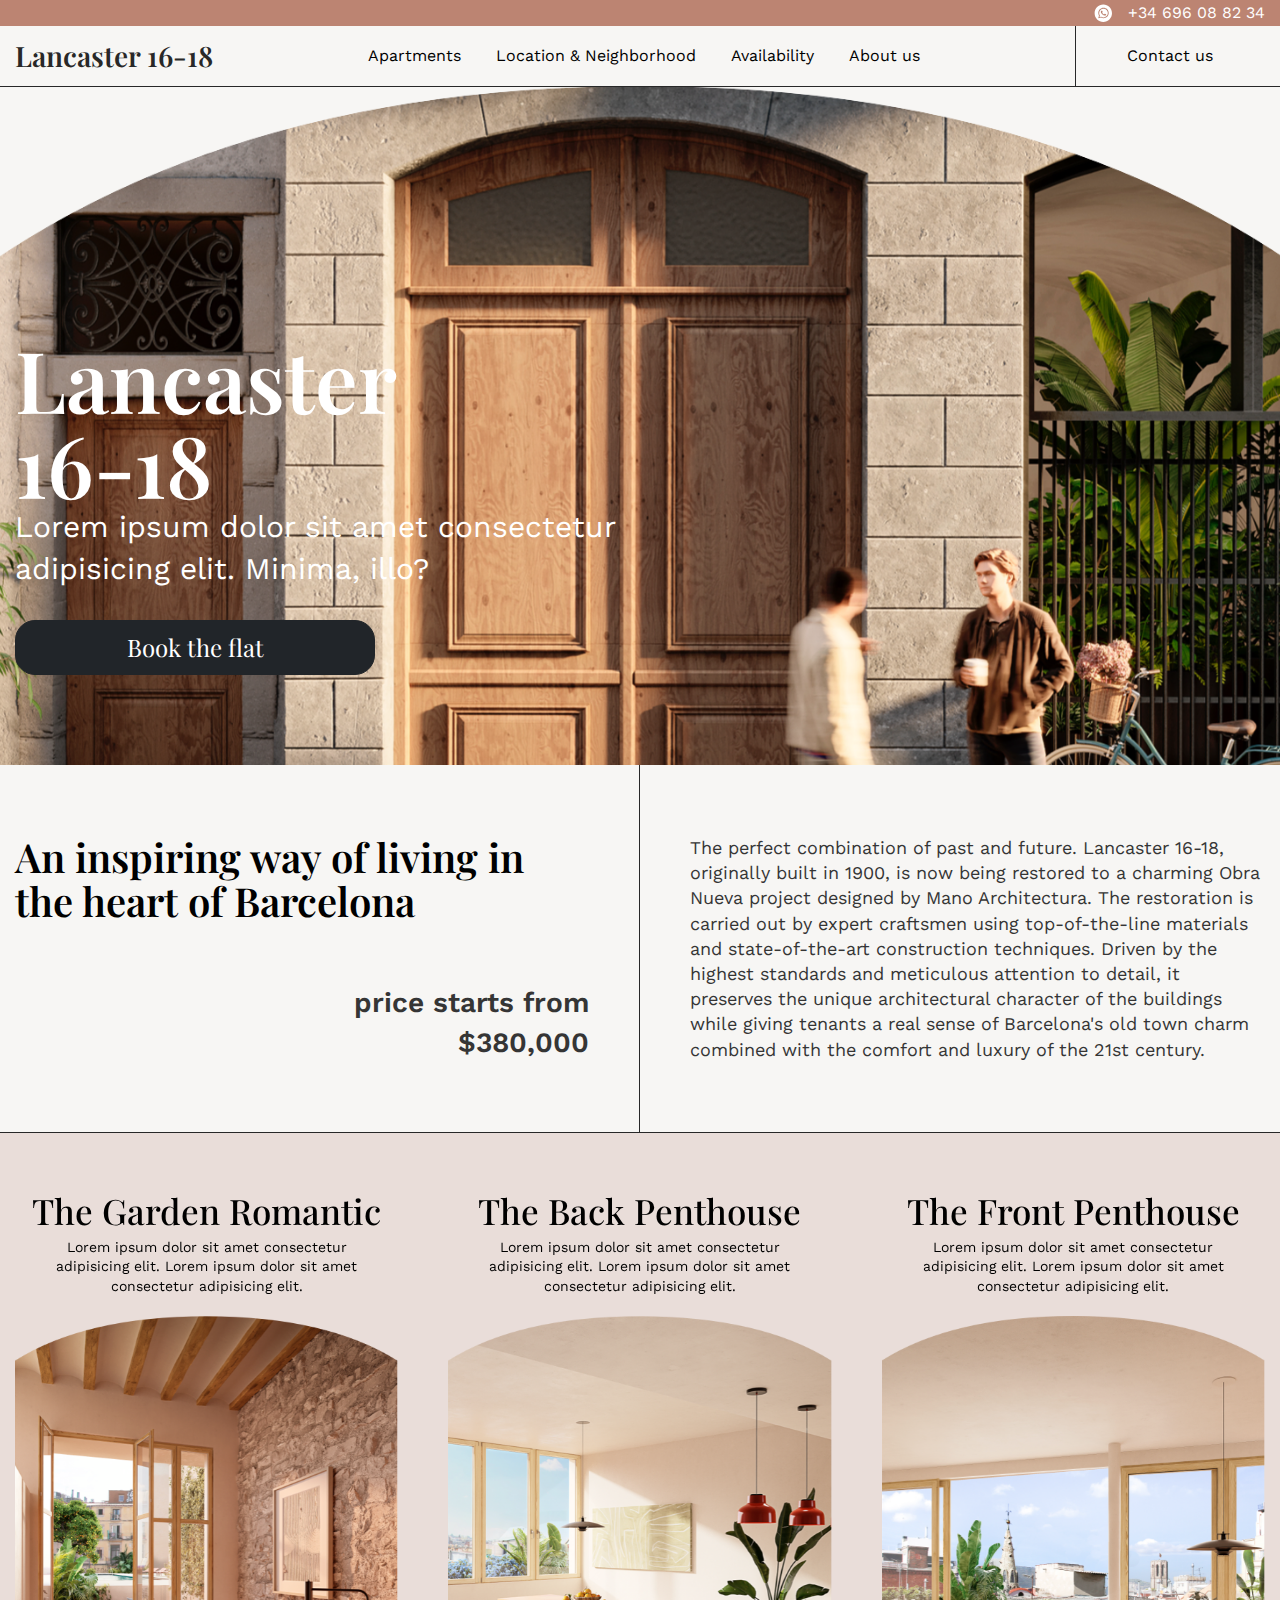
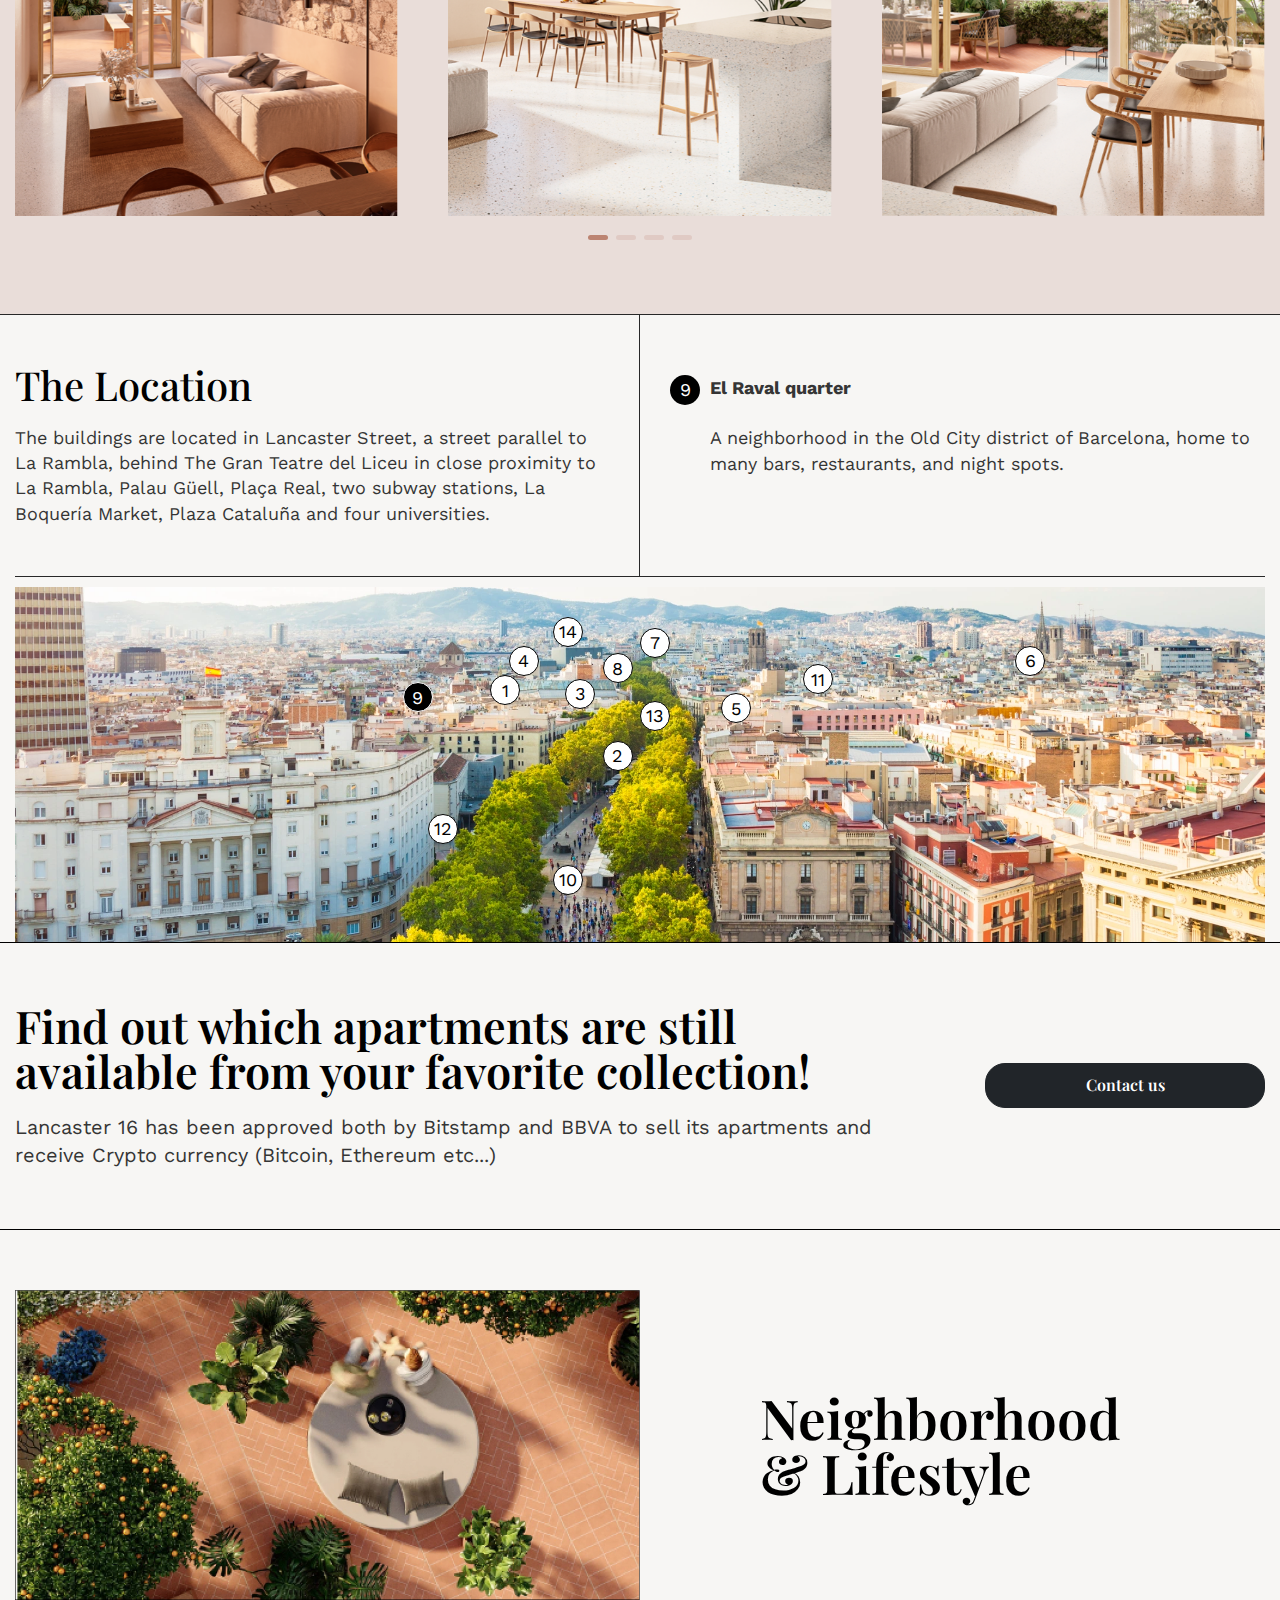
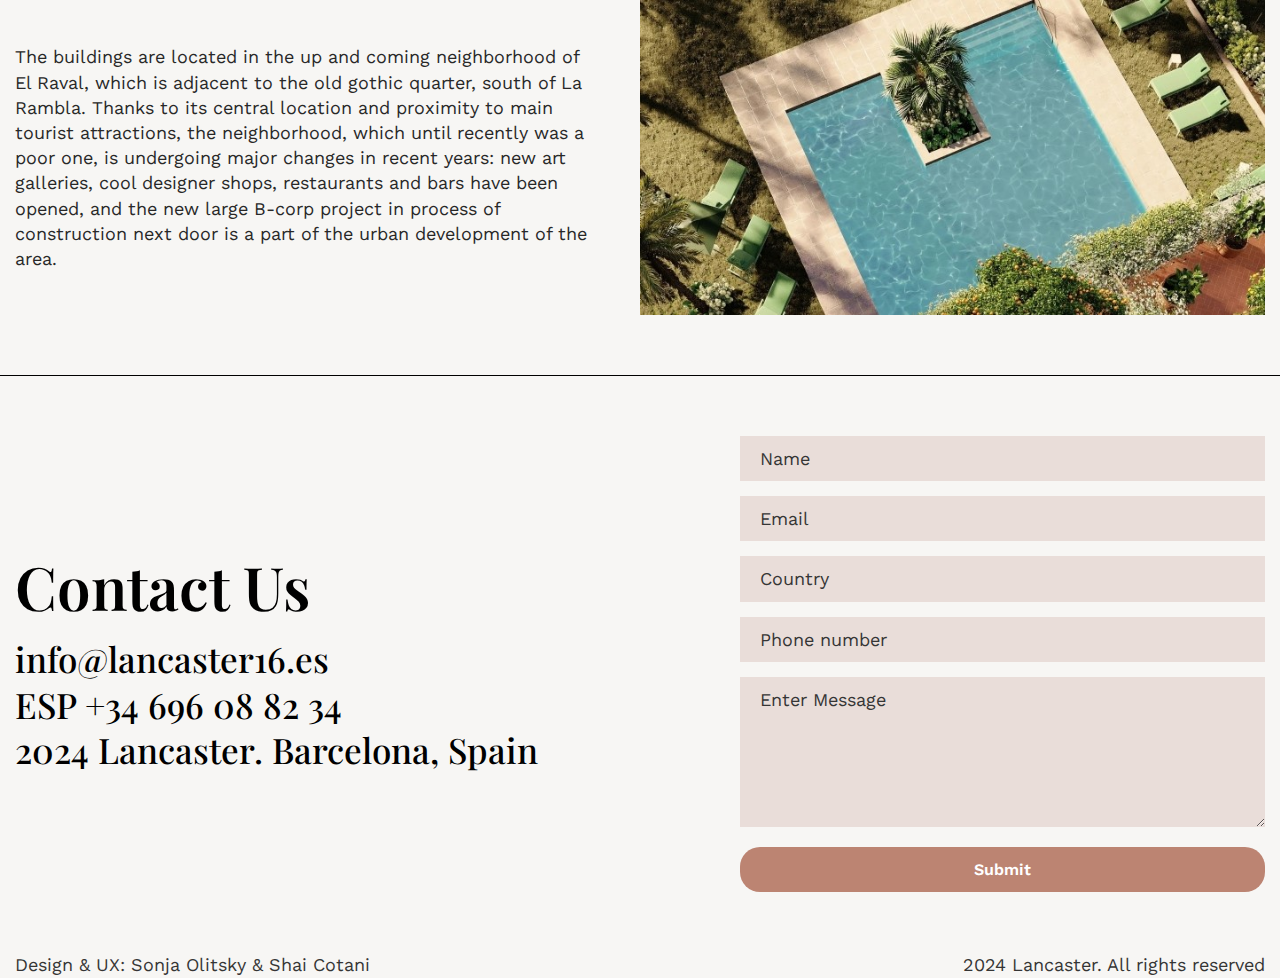
<file: dist/dist/index.html>
<!DOCTYPE html>
<html>

<head>
	<meta charset="utf-8">
	<!-- <base href="/"> -->
	<title>Головна сторінка</title>
	<meta name="description" content="Lancaster 16-18">
	<meta name="viewport" content="width=device-width, initial-scale=1.0, minimum-scale=1.0, maximum-scale=1.0, user-scalable=no">
	<link rel="icon" href="images/favicon.png">
	<link rel="stylesheet" href="https://cdn.jsdelivr.net/npm/swiper@11/swiper-bundle.min.css" />
	<meta property="og:image" content="images/dist/preview.jpg">
	<link rel="stylesheet" href="css/app.min.css">
	<script src="js/app.min.js"></script>
	<script src="https://cdn.jsdelivr.net/npm/swiper@11/swiper-bundle.min.js"></script>
	
</head>

<body>

	<header class="header">
		<div class="header__line">
			<div class="header__line_container">
				<a href="#" class="header__btn">
					<?xml version="1.0" ?><svg height="56.6934px" id="Layer_1" style="enable-background:new 0 0 56.6934 56.6934;" version="1.1" viewBox="0 0 56.6934 56.6934" width="56.6934px" xml:space="preserve" xmlns="http://www.w3.org/2000/svg" xmlns:xlink="http://www.w3.org/1999/xlink"><g><path d="M29.7518,16.1734c-6.7766,0-12.2879,5.5108-12.2905,12.2844c-0.001,2.3214,0.6486,4.5821,1.8783,6.5381l0.2922,0.4648   l-1.2411,4.5334l4.6498-1.2197l0.4485,0.2662c1.8863,1.1193,4.0485,1.7116,6.2529,1.7125h0.005   c6.7715,0,12.2826-5.5113,12.2853-12.2855c0.0013-3.2826-1.2754-6.3693-3.5948-8.6915   C36.1179,17.4541,33.0332,16.1744,29.7518,16.1734z M36.9781,33.7399c-0.3077,0.8626-1.7833,1.65-2.4929,1.756   c-0.6364,0.0952-1.4415,0.1348-2.3262-0.1463c-0.5364-0.1702-1.2243-0.3975-2.1055-0.778   c-3.7049-1.5998-6.1246-5.3301-6.3092-5.5767c-0.1846-0.2464-1.5081-2.0026-1.5081-3.8206c0-1.8177,0.9542-2.7113,1.2927-3.0811   c0.3384-0.3696,0.7386-0.4621,0.9848-0.4621c0.2462,0,0.4927,0.0023,0.7078,0.013c0.2267,0.0115,0.5312-0.0861,0.8311,0.634   c0.3077,0.7396,1.0463,2.5575,1.1387,2.7424c0.0924,0.1848,0.1539,0.4005,0.0308,0.647c-0.1231,0.2463-0.1846,0.4005-0.3693,0.6161   c-0.1846,0.2157-0.3879,0.4815-0.554,0.647c-0.1849,0.1842-0.3774,0.3841-0.162,0.7537c0.2155,0.3699,0.9567,1.5792,2.0547,2.5586   c1.4106,1.2582,2.6007,1.6482,2.97,1.8331c0.3693,0.185,0.5848,0.1539,0.8002-0.0924c0.2155-0.2465,0.9233-1.0785,1.1695-1.4482   c0.2462-0.3696,0.4924-0.308,0.8309-0.1848c0.3385,0.1234,2.1544,1.0167,2.5237,1.2015c0.3693,0.1849,0.6155,0.2774,0.7078,0.4315   C37.2859,32.1375,37.2859,32.877,36.9781,33.7399z"/><path d="M29.2066,4.3736c-13.5996,0-24.625,11.0234-24.625,24.623s11.0254,24.625,24.625,24.625   c13.5986,0,24.624-11.0254,24.624-24.625S42.8052,4.3736,29.2066,4.3736z M29.747,43.2496   C29.7465,43.2496,29.7473,43.2496,29.747,43.2496h-0.0061c-2.4738-0.0009-4.9047-0.6216-7.0635-1.7991l-7.8357,2.0554l2.097-7.6594   c-1.2935-2.2416-1.9741-4.7843-1.973-7.3895c0.0032-8.1496,6.6341-14.78,14.7812-14.78c3.954,0.0016,7.6653,1.5409,10.4559,4.3348   c2.7907,2.7938,4.3268,6.5074,4.3253,10.457C44.5246,36.6185,37.8933,43.2496,29.747,43.2496z"/></g></svg>
					+34 696 08 82 34
				</a>
			</div>
		</div>
		<div class="header__container container">

			<div class="header__main">

				<a href="/" class="header__logo">
					Lancaster 16-18 
				</a>

				<nav class="header__nav">
					<ul>
						<li><a href="apartments.html">Apartments</a></li>
						<li><a href="location.html">Location & Neighborhood</a></li>
						<li><a href="availability.html">Availability</a></li>
						<li><a href="about.html">About us</a></li>
						<li class="header__contact-mb"><a href="contact.html">Contact us</a></li>
					
					</ul>
				</nav>
				<div class="header__contact header__contact-desc">
					<a href="contact.html">Contact us</a>
				</div>

				<button class="hamburger" type="button">
					<span class="hamburger__item"></span>
				</button>

			</div>
		</div>
	</header>

<section class="hero">
	<!--<div class="hero__filter"></div>-->
	<div class="container hero__container">
		<h1 class="title title__hero">Lancaster<br>16-18 </h1>
		<p class="hero__subtitle">Lorem ipsum dolor sit amet consectetur<br> adipisicing elit. Minima, illo?</p>
		<a href="#" class="hero__btn btn">Book the flat</a>
	</div>
</section>

<section class="info">
	<div class="container info__container">
		<div class="info__wrap">
			<div class="info__left">
				<h2 class="title title__info">An inspiring way of living in the heart of Barcelona</h2>
				<p class="info__subtitle">price starts from<br> $380,000 </p>
			</div>
			<div class="info__right">
				<p class="info__text">
					The perfect combination of past and future. Lancaster 16-18, originally built in 1900, is now being restored to a charming Obra Nueva project designed by Mano Architectura. The restoration is carried out by expert craftsmen using top-of-the-line materials and state-of-the-art construction techniques. Driven by the highest standards and meticulous attention to detail, it preserves the unique architectural character of the buildings while giving tenants a real sense of Barcelona's old town charm combined with the comfort and luxury of the 21st century. 
				</p>
			</div>
		</div>
	</div>
</section>

<section class="apartmens">
	<div class="container apartmens__container">
		<div class="swiper apartmens__slider">
			<div class="swiper-wrapper">

				<div class="swiper-slide apartmens__block">
					<a href="#" class="apartmens__link">
						<h2 class="title title__apartmens">The Garden Romantic</h2>
						<p class="apartmens__info">Lorem ipsum dolor sit amet consectetur adipisicing elit. Lorem ipsum dolor sit amet consectetur adipisicing elit.</p>
						<img src="images/dist/appartment1.webp" alt="">
					</a>
				</div>
				<div class="swiper-slide apartmens__block">
					<a href="#" class="apartmens__link">
						<h2 class="title title__apartmens">The Back Penthouse</h2>
						<p class="apartmens__info">Lorem ipsum dolor sit amet consectetur adipisicing elit. Lorem ipsum dolor sit amet consectetur adipisicing elit.</p>
						<img src="images/dist/appartment2.webp" alt="">
					</a>
				</div>
				<div class="swiper-slide apartmens__block">
					<a href="#" class="apartmens__link">
						<h2 class="title title__apartmens">The Front Penthouse</h2>
						<p class="apartmens__info">Lorem ipsum dolor sit amet consectetur adipisicing elit. Lorem ipsum dolor sit amet consectetur adipisicing elit.</p>
						<img src="images/dist/appartment3.webp" alt="">
					</a>
				</div>
				<div class="swiper-slide apartmens__block">
					<a href="#" class="apartmens__link">
						<h2 class="title title__apartmens">The Garden Romantic</h2>
						<p class="apartmens__info">Lorem ipsum dolor sit amet consectetur adipisicing elit. Lorem ipsum dolor sit amet consectetur adipisicing elit.</p>
						<img src="images/dist/appartment1.webp" alt="">
					</a>
				</div>
			</div>
			<div class="apartmens__pagination"></div>

			<!--<div class="apartmens__next">></div>
			<div class="apartmens__prev"><</div>-->

		</div>
	</div>
</section>

<section class="location">
	<div class="container location__container">

		<div class="location__content">
			
			<div class="location__info">
				<h2 class="title title__location">The Location</h2>
				<p class="location__text">
					The buildings are located in Lancaster Street, a street parallel to La Rambla, behind The Gran Teatre del Liceu in close proximity to La Rambla, Palau Güell, Plaça Real, two subway stations, La Boquería Market, Plaza Cataluña and four universities.
				</p>
			</div>

			<div class="location__fade tabs__list location__fade-main">
				<div class="location__fade-item">
					<span class="location__number">1</span>
					<p class="location__text">
						<span class="location__text-acent">Lancaster 16 - 18</span>
					</p>
				</div>
				<div class="location__fade-item">
					<span class="location__number">2</span>
					<p class="location__text">
						<span class="location__text-acent">La Ramblas </span><br>
						2 minutes walk<br>The most famous pedestrian boulevard in Barcelona, connecting the Plaça de Catalunya with the Christopher Columbus Monument at Port Vell.
					</p>
				</div>
				<div class="location__fade-item">
					<span class="location__number">3</span>
					<p class="location__text">
						<span class="location__text-acent">Principale theater </span><br>
						1 minute walk.<br>The oldest theatre in Barcelona,<br>founded in 1579.
					</p>
				</div>
				<div class="location__fade-item">
					<span class="location__number">4</span>
					<p class="location__text">
						<span class="location__text-acent">Palacio Güell  </span><br>
						2 minutes walk.<br>A mansion designed by the architect Antoni Gaudí for the industrial tycoon Eusebi Güell, and was declared a UNESCO World Heritage Site.
					</p>
				</div>
				<div class="location__fade-item">
					<span class="location__number">5</span>
					<p class="location__text">
						<span class="location__text-acent">Plaça Reial </span><br>
						3 minutes walk.<br>A square in the Gothic quarter, which is a popular tourist attraction, especially at night. hosting many restaurants and some of the city's most famous nightclubs.
					</p>
				</div>
				<div class="location__fade-item">
					<span class="location__number">6</span>
					<p class="location__text">
						<span class="location__text-acent">Catedral de Barcelona</span><br>
						12 minutes walk.<br>The Gothic cathedral and seat of the Archbishop of Barcelona, constructed from the thirteenth to fifteenth centuries.
					</p>
				</div>
				<div class="location__fade-item">
					<span class="location__number">7</span>
					<p class="location__text">
						<span class="location__text-acent">Plaça de Catalunya</span><br>
						14 minutes walk.<br>A large square in central Barcelona that is generally considered to be both its city centre and the place where the old city and the 19th century-built Eixample meet.
					</p>
				</div>
				<div class="location__fade-item">
					<span class="location__number">8</span>
					<p class="location__text">
						<span class="location__text-acent">Mercado de La Boqueria</span><br>
						7 minutes walk.<br>A large public market in the Old City district of Barcelona, and one of the city's foremost tourist landmarks offering diverse selection of goods.
					</p>
				</div>
				<div class="location__fade-item">
					<span class="location__number">9</span>
					<p class="location__text">
						<span class="location__text-acent">El Raval quarter</span><br>
						A neighborhood in the Old City district of Barcelona, home to many bars, restaurants, and night spots.
					</p>
				</div>
				<div class="location__fade-item">
					<span class="location__number">10</span>
					<p class="location__text">
						<span class="location__text-acent">Estatua de Colón </span><br>
						5 minutes walk.<br>A 60 m tall monument to Christopher Columbus at the lower end of La Rambla, in honor of Columbus' first voyage to the Americas.
					</p>
				</div>
				<div class="location__fade-item">
					<span class="location__number">11</span>
					<p class="location__text">
						<span class="location__text-acent">Barrio Gótico </span><br>
						4 minutes walk.<br>The quarter encompasses the oldest parts of the city of Barcelona. The medieval Jewish quarter, is located within this area.
					</p>
				</div>
				<div class="location__fade-item">
					<span class="location__number">12</span>
					<p class="location__text">
						<span class="location__text-acent">Drassanes metro station </span><br>
						3 minutes walk.<br>One of the network's closest stations to the sea, and is served by Barcelona Metro line L3 (green).
					</p>
				</div>
				<div class="location__fade-item">
					<span class="location__number">13</span>
					<p class="location__text">
						<span class="location__text-acent">Liceu metro station </span><br>
						6 minutes walk.<br>The station is served by Barcelona Metro line L3 (green).
					</p>
				</div>
				<div class="location__fade-item">
					<span class="location__number">14</span>
					<p class="location__text">
						<span class="location__text-acent">MCBA </span><br>
						14 minutes walk.<br>The Barcelona Museum of Contemporary Art.
					</p>
				</div>
			</div>

		</div>

		<div class="location__img">
			<img src="images/dist/location__img.webp" alt="" class="location__img-desc">
			<img src="images/dist/location__mobile.webp" alt="" class="location__img-mobile">

			<div class="location__point-wrap">
				<span class="location__number location__number-main location__point location__point-one tabs__wrap">1</span>
				<span class="location__number location__number-main location__point location__point-two tabs__wrap">2</span>
				<span class="location__number location__number-main location__point location__point-three tabs__wrap">3</span>
				<span class="location__number location__number-main location__point location__point-four tabs__wrap">4</span>
				<span class="location__number location__number-main location__point location__point-five tabs__wrap">5</span>
				<span class="location__number location__number-main location__point location__point-six tabs__wrap">6</span>
				<span class="location__number location__number-main location__point location__point-seven tabs__wrap">7</span>
				<span class="location__number location__number-main location__point location__point-eight tabs__wrap">8</span>
				<span class="location__number location__number-main location__point location__point-nine tabs__wrap">9</span>
				<span class="location__number location__number-main location__point location__point-ten tabs__wrap">10</span>
				<span class="location__number location__number-main location__point location__point-eleven tabs__wrap">11</span>
				<span class="location__number location__number-main location__point location__point-twalve tabs__wrap">12</span>
				<span class="location__number location__number-main location__point location__point-thertean tabs__wrap">13</span>
				<span class="location__number location__number-main location__point location__point-fourtean tabs__wrap">14</span>
			</div>
		</div>

	</div>
</section>

<section class="action">
	<div class="container action__container">
		<div class="action__content">
			<h2 class="title title__action">Find out which apartments are still<br> available from your favorite collection!</h2>
			<p class="action__text">Lancaster 16 has been approved both by Bitstamp and BBVA to sell its apartments and receive Crypto currency (Bitcoin, Ethereum etc...)
			</p>
		</div>
		<div class="action__button">
			<a href="#" class="action__btn btn">Contact us</a>
		</div>
			
	</div>
</section>

<section class="style">
	<div class="container">
		<div class="style__wrap">
			<img src="images/dist/style__img1.jpg" alt="img">
			<h2 class="title title__style">Neighborhood<br> & Lifestyle</h2>
		</div>
		<div class="style__wrap style__wrap-two">
			<p class="style__text">The buildings are located in the up and coming neighborhood of El Raval, which is adjacent to the old gothic quarter, south of La Rambla. Thanks to its central location and proximity to main tourist attractions, the neighborhood, which until recently was a poor one, is undergoing major changes in recent years: new art galleries, cool designer shops, restaurants and bars have been opened, and the new large B-corp project in process of construction next door is a part of the urban development of the area.</p>
			<img src="images/dist/neighbor.jpg" alt="img">
		</div>
	</div>
</section>



<section class="contact" id="contact">
	<div class="contact__container container">

		<div class="contact__info">
			<h2 class="title title__contact">Contact Us</h2>
			<a href="mailto:info@lancaster16.es" class="link__contact">info@lancaster16.es</a>
			<a href="tel:+34696088234" class="link__contact">ESP +34 696 08 82 34</a>
			<a href="#" class="link__contact">2024 Lancaster. Barcelona, Spain </a>
		</div>

		<div class="contact__form">
			<form enctype="multipart/form-data" method="post" target="form_submit_iframe">
				<div class="contact__form-wrap">
					<input class="contact__form-input" type="text" name="Name" placeholder="Name">
				</div>
				<div class="contact__form-wrap">
					<input class="contact__form-input" type="text" name="Email" placeholder="Email">
				</div>
				<div class="contact__form-wrap">
					<input class="contact__form-input" type="text" name="Country" placeholder="Country">
				</div>
				<div class="contact__form-wrap">
					<input class="contact__form-input" type="text" name="Phone number" placeholder="Phone number">
				</div>
				<div class="contact__form-wrap">
					<textarea class="contact__form-input contact__form-textarea" type="textarea" name="Enter Message" placeholder="Enter Message"></textarea>
				</div>
				<button class="contact__form_btn btn" type="submit">Submit</button>
			</form>
		</div>

	</div>
</section>

<div class="copyright container">
	<p class="copyright__text">Design & UX: Sonja Olitsky & Shai Cotani</p>
	<p class="copyright__text">2024 Lancaster. All rights reserved</p>

</div>
</file>
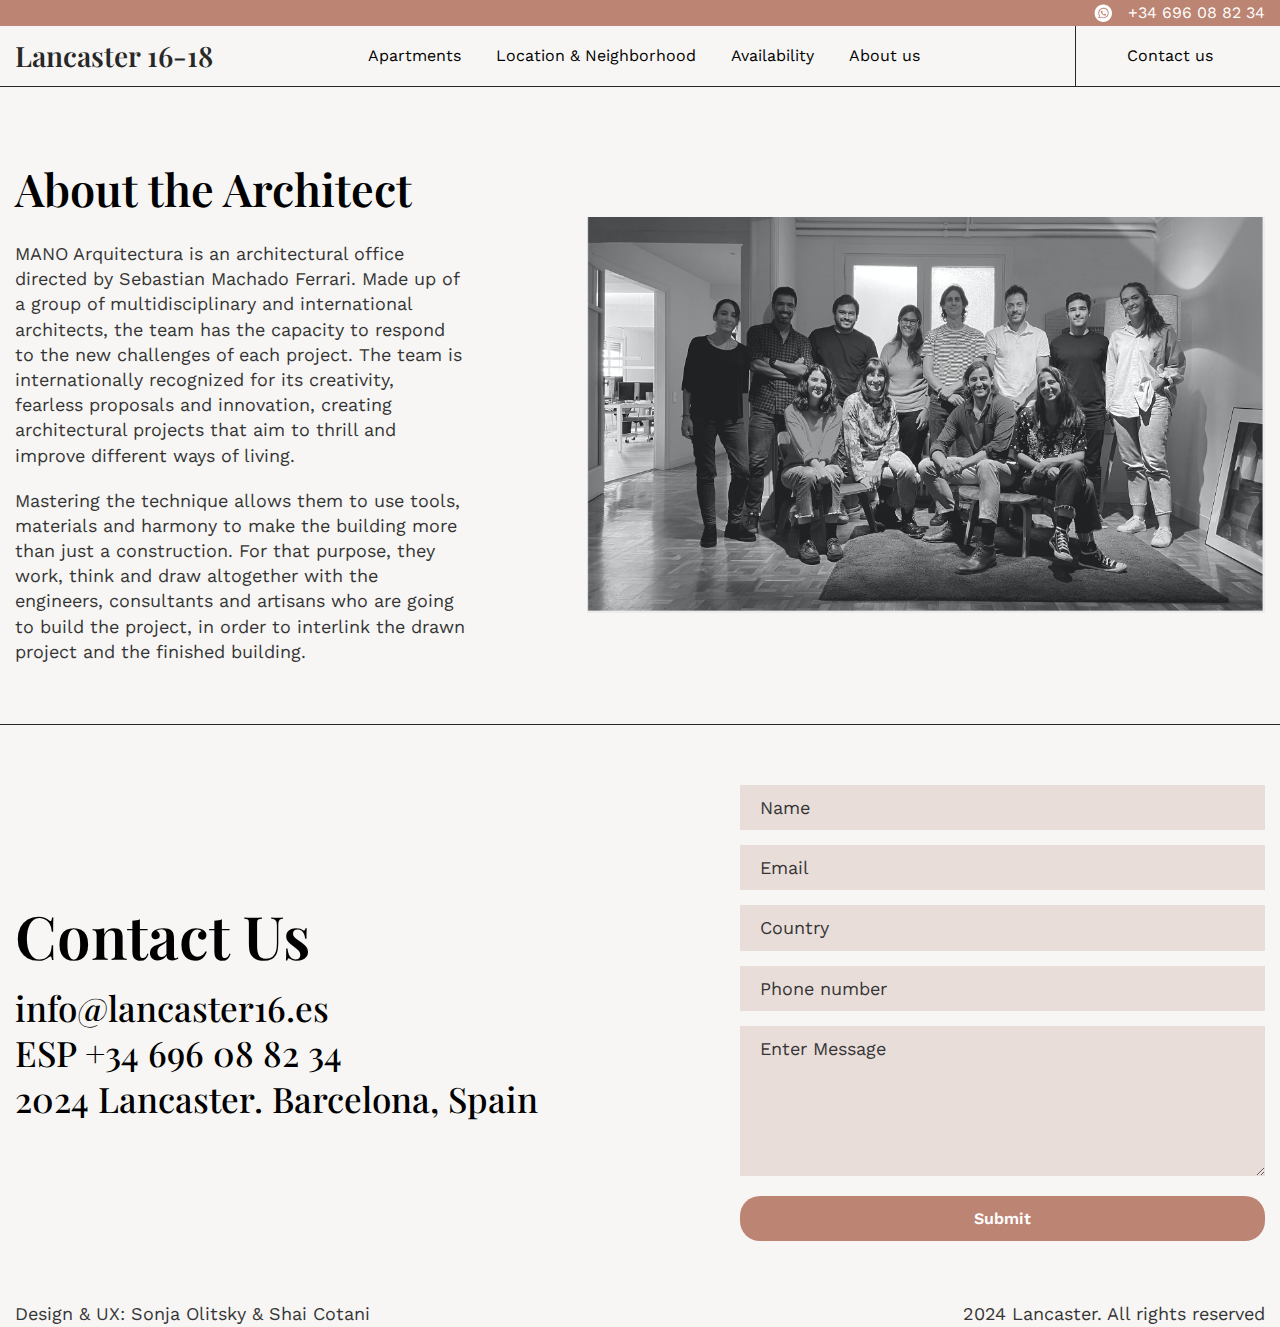
<file: dist/dist/about.html>
<!DOCTYPE html>
<html>

<head>
	<meta charset="utf-8">
	<!-- <base href="/"> -->
	<title>Головна сторінка</title>
	<meta name="description" content="Lancaster 16-18">
	<meta name="viewport" content="width=device-width, initial-scale=1.0, minimum-scale=1.0, maximum-scale=1.0, user-scalable=no">
	<link rel="icon" href="images/favicon.png">
	<link rel="stylesheet" href="https://cdn.jsdelivr.net/npm/swiper@11/swiper-bundle.min.css" />
	<meta property="og:image" content="images/dist/preview.jpg">
	<link rel="stylesheet" href="css/app.min.css">
	<script src="js/app.min.js"></script>
	<script src="https://cdn.jsdelivr.net/npm/swiper@11/swiper-bundle.min.js"></script>
	
</head>

<body>

	<header class="header">
		<div class="header__line">
			<div class="header__line_container">
				<a href="#" class="header__btn">
					<?xml version="1.0" ?><svg height="56.6934px" id="Layer_1" style="enable-background:new 0 0 56.6934 56.6934;" version="1.1" viewBox="0 0 56.6934 56.6934" width="56.6934px" xml:space="preserve" xmlns="http://www.w3.org/2000/svg" xmlns:xlink="http://www.w3.org/1999/xlink"><g><path d="M29.7518,16.1734c-6.7766,0-12.2879,5.5108-12.2905,12.2844c-0.001,2.3214,0.6486,4.5821,1.8783,6.5381l0.2922,0.4648   l-1.2411,4.5334l4.6498-1.2197l0.4485,0.2662c1.8863,1.1193,4.0485,1.7116,6.2529,1.7125h0.005   c6.7715,0,12.2826-5.5113,12.2853-12.2855c0.0013-3.2826-1.2754-6.3693-3.5948-8.6915   C36.1179,17.4541,33.0332,16.1744,29.7518,16.1734z M36.9781,33.7399c-0.3077,0.8626-1.7833,1.65-2.4929,1.756   c-0.6364,0.0952-1.4415,0.1348-2.3262-0.1463c-0.5364-0.1702-1.2243-0.3975-2.1055-0.778   c-3.7049-1.5998-6.1246-5.3301-6.3092-5.5767c-0.1846-0.2464-1.5081-2.0026-1.5081-3.8206c0-1.8177,0.9542-2.7113,1.2927-3.0811   c0.3384-0.3696,0.7386-0.4621,0.9848-0.4621c0.2462,0,0.4927,0.0023,0.7078,0.013c0.2267,0.0115,0.5312-0.0861,0.8311,0.634   c0.3077,0.7396,1.0463,2.5575,1.1387,2.7424c0.0924,0.1848,0.1539,0.4005,0.0308,0.647c-0.1231,0.2463-0.1846,0.4005-0.3693,0.6161   c-0.1846,0.2157-0.3879,0.4815-0.554,0.647c-0.1849,0.1842-0.3774,0.3841-0.162,0.7537c0.2155,0.3699,0.9567,1.5792,2.0547,2.5586   c1.4106,1.2582,2.6007,1.6482,2.97,1.8331c0.3693,0.185,0.5848,0.1539,0.8002-0.0924c0.2155-0.2465,0.9233-1.0785,1.1695-1.4482   c0.2462-0.3696,0.4924-0.308,0.8309-0.1848c0.3385,0.1234,2.1544,1.0167,2.5237,1.2015c0.3693,0.1849,0.6155,0.2774,0.7078,0.4315   C37.2859,32.1375,37.2859,32.877,36.9781,33.7399z"/><path d="M29.2066,4.3736c-13.5996,0-24.625,11.0234-24.625,24.623s11.0254,24.625,24.625,24.625   c13.5986,0,24.624-11.0254,24.624-24.625S42.8052,4.3736,29.2066,4.3736z M29.747,43.2496   C29.7465,43.2496,29.7473,43.2496,29.747,43.2496h-0.0061c-2.4738-0.0009-4.9047-0.6216-7.0635-1.7991l-7.8357,2.0554l2.097-7.6594   c-1.2935-2.2416-1.9741-4.7843-1.973-7.3895c0.0032-8.1496,6.6341-14.78,14.7812-14.78c3.954,0.0016,7.6653,1.5409,10.4559,4.3348   c2.7907,2.7938,4.3268,6.5074,4.3253,10.457C44.5246,36.6185,37.8933,43.2496,29.747,43.2496z"/></g></svg>
					+34 696 08 82 34
				</a>
			</div>
		</div>
		<div class="header__container container">

			<div class="header__main">

				<a href="/" class="header__logo">
					Lancaster 16-18 
				</a>

				<nav class="header__nav">
					<ul>
						<li><a href="apartments.html">Apartments</a></li>
						<li><a href="location.html">Location & Neighborhood</a></li>
						<li><a href="availability.html">Availability</a></li>
						<li><a href="about.html">About us</a></li>
						<li class="header__contact-mb"><a href="contact.html">Contact us</a></li>
					
					</ul>
				</nav>
				<div class="header__contact header__contact-desc">
					<a href="contact.html">Contact us</a>
				</div>

				<button class="hamburger" type="button">
					<span class="hamburger__item"></span>
				</button>

			</div>
		</div>
	</header>


<section class="about" id="about">
	<div class="about__container container">
		<div class="about__text">
			<h2 class="title title__about">About the Architect</h2>
			<p class="about__subtitle">MANO Arquitectura is an architectural office directed by Sebastian Machado Ferrari. Made up of a group of multidisciplinary and international architects, the team has the capacity to respond to the new challenges of each project. The team is internationally recognized for its creativity, fearless proposals and innovation, creating architectural projects that aim to thrill and improve different ways of living.</p>
			<p class="about__subtitle">Mastering the technique allows them to use tools, materials and harmony to make the building more than just a construction. For that purpose, they work, think and draw altogether with the engineers, consultants and artisans who are going to build the project, in order to interlink the drawn project and the finished building.</p>
		</div>
		<div class="about__img">
			<image src="images/dist/about.webp" alt="img">
		</div>
	</div>
</section>




<section class="contact" id="contact">
	<div class="contact__container container">

		<div class="contact__info">
			<h2 class="title title__contact">Contact Us</h2>
			<a href="mailto:info@lancaster16.es" class="link__contact">info@lancaster16.es</a>
			<a href="tel:+34696088234" class="link__contact">ESP +34 696 08 82 34</a>
			<a href="#" class="link__contact">2024 Lancaster. Barcelona, Spain </a>
		</div>

		<div class="contact__form">
			<form enctype="multipart/form-data" method="post" target="form_submit_iframe">
				<div class="contact__form-wrap">
					<input class="contact__form-input" type="text" name="Name" placeholder="Name">
				</div>
				<div class="contact__form-wrap">
					<input class="contact__form-input" type="text" name="Email" placeholder="Email">
				</div>
				<div class="contact__form-wrap">
					<input class="contact__form-input" type="text" name="Country" placeholder="Country">
				</div>
				<div class="contact__form-wrap">
					<input class="contact__form-input" type="text" name="Phone number" placeholder="Phone number">
				</div>
				<div class="contact__form-wrap">
					<textarea class="contact__form-input contact__form-textarea" type="textarea" name="Enter Message" placeholder="Enter Message"></textarea>
				</div>
				<button class="contact__form_btn btn" type="submit">Submit</button>
			</form>
		</div>

	</div>
</section>

<div class="copyright container">
	<p class="copyright__text">Design & UX: Sonja Olitsky & Shai Cotani</p>
	<p class="copyright__text">2024 Lancaster. All rights reserved</p>

</div>
</file>
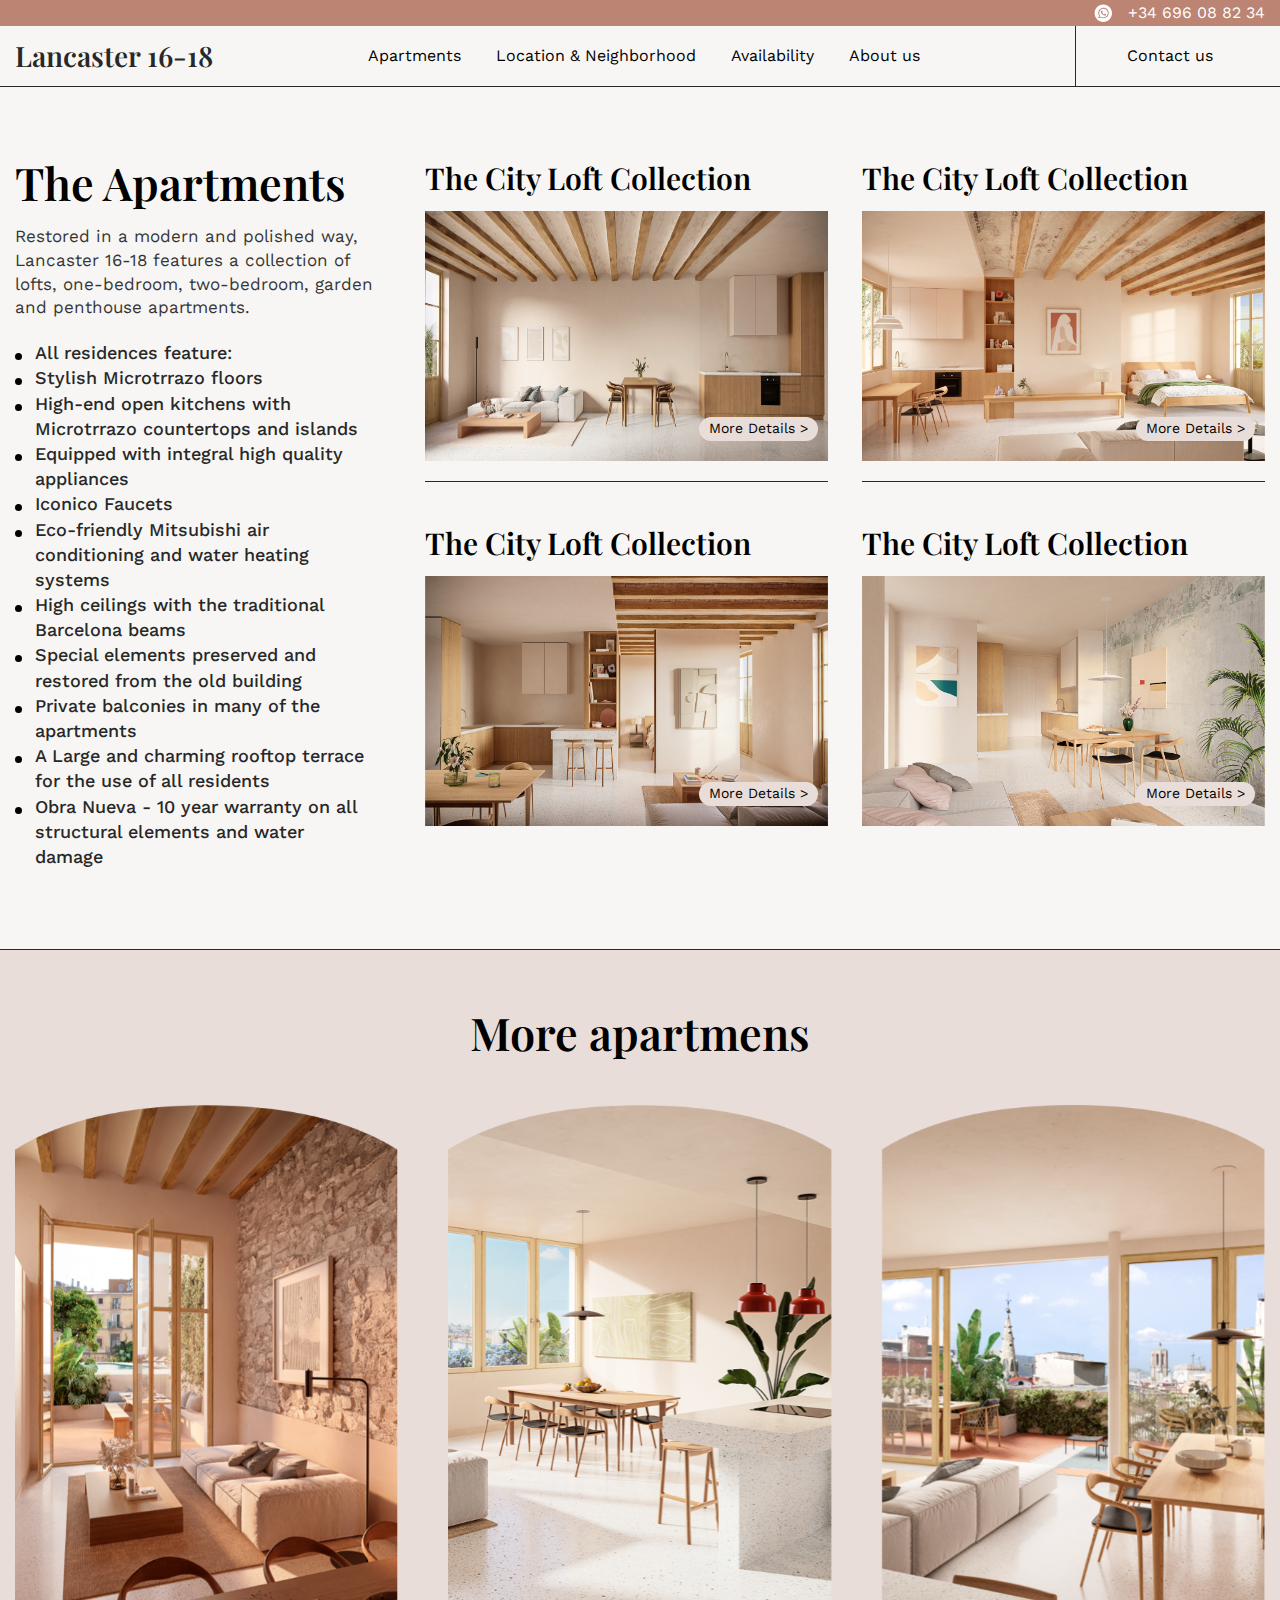
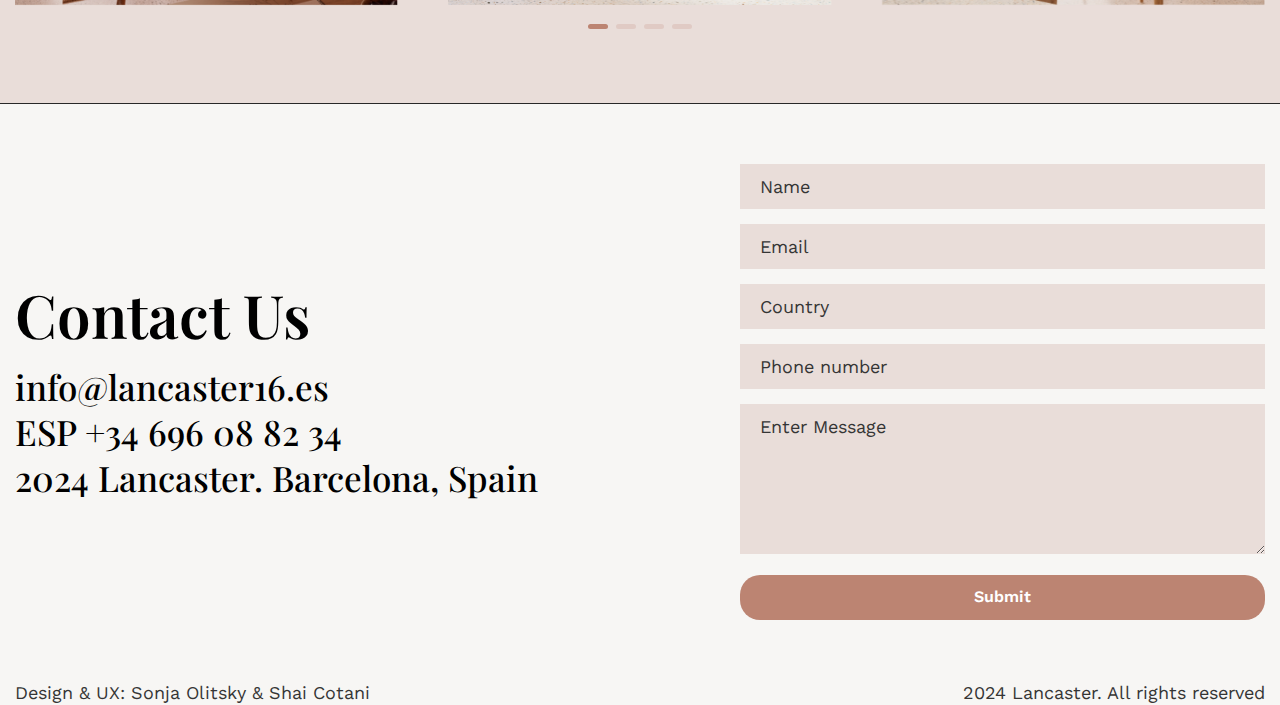
<file: dist/dist/apartments.html>
<!DOCTYPE html>
<html>

<head>
	<meta charset="utf-8">
	<!-- <base href="/"> -->
	<title>apartments</title>
	<meta name="description" content="Lancaster 16-18">
	<meta name="viewport" content="width=device-width, initial-scale=1.0, minimum-scale=1.0, maximum-scale=1.0, user-scalable=no">
	<link rel="icon" href="images/favicon.png">
	<link rel="stylesheet" href="https://cdn.jsdelivr.net/npm/swiper@11/swiper-bundle.min.css" />
	<meta property="og:image" content="images/dist/preview.jpg">
	<link rel="stylesheet" href="css/app.min.css">
	<script src="js/app.min.js"></script>
	<script src="https://cdn.jsdelivr.net/npm/swiper@11/swiper-bundle.min.js"></script>
	
</head>

<body>

	<header class="header">
		<div class="header__line">
			<div class="header__line_container">
				<a href="#" class="header__btn">
					<?xml version="1.0" ?><svg height="56.6934px" id="Layer_1" style="enable-background:new 0 0 56.6934 56.6934;" version="1.1" viewBox="0 0 56.6934 56.6934" width="56.6934px" xml:space="preserve" xmlns="http://www.w3.org/2000/svg" xmlns:xlink="http://www.w3.org/1999/xlink"><g><path d="M29.7518,16.1734c-6.7766,0-12.2879,5.5108-12.2905,12.2844c-0.001,2.3214,0.6486,4.5821,1.8783,6.5381l0.2922,0.4648   l-1.2411,4.5334l4.6498-1.2197l0.4485,0.2662c1.8863,1.1193,4.0485,1.7116,6.2529,1.7125h0.005   c6.7715,0,12.2826-5.5113,12.2853-12.2855c0.0013-3.2826-1.2754-6.3693-3.5948-8.6915   C36.1179,17.4541,33.0332,16.1744,29.7518,16.1734z M36.9781,33.7399c-0.3077,0.8626-1.7833,1.65-2.4929,1.756   c-0.6364,0.0952-1.4415,0.1348-2.3262-0.1463c-0.5364-0.1702-1.2243-0.3975-2.1055-0.778   c-3.7049-1.5998-6.1246-5.3301-6.3092-5.5767c-0.1846-0.2464-1.5081-2.0026-1.5081-3.8206c0-1.8177,0.9542-2.7113,1.2927-3.0811   c0.3384-0.3696,0.7386-0.4621,0.9848-0.4621c0.2462,0,0.4927,0.0023,0.7078,0.013c0.2267,0.0115,0.5312-0.0861,0.8311,0.634   c0.3077,0.7396,1.0463,2.5575,1.1387,2.7424c0.0924,0.1848,0.1539,0.4005,0.0308,0.647c-0.1231,0.2463-0.1846,0.4005-0.3693,0.6161   c-0.1846,0.2157-0.3879,0.4815-0.554,0.647c-0.1849,0.1842-0.3774,0.3841-0.162,0.7537c0.2155,0.3699,0.9567,1.5792,2.0547,2.5586   c1.4106,1.2582,2.6007,1.6482,2.97,1.8331c0.3693,0.185,0.5848,0.1539,0.8002-0.0924c0.2155-0.2465,0.9233-1.0785,1.1695-1.4482   c0.2462-0.3696,0.4924-0.308,0.8309-0.1848c0.3385,0.1234,2.1544,1.0167,2.5237,1.2015c0.3693,0.1849,0.6155,0.2774,0.7078,0.4315   C37.2859,32.1375,37.2859,32.877,36.9781,33.7399z"/><path d="M29.2066,4.3736c-13.5996,0-24.625,11.0234-24.625,24.623s11.0254,24.625,24.625,24.625   c13.5986,0,24.624-11.0254,24.624-24.625S42.8052,4.3736,29.2066,4.3736z M29.747,43.2496   C29.7465,43.2496,29.7473,43.2496,29.747,43.2496h-0.0061c-2.4738-0.0009-4.9047-0.6216-7.0635-1.7991l-7.8357,2.0554l2.097-7.6594   c-1.2935-2.2416-1.9741-4.7843-1.973-7.3895c0.0032-8.1496,6.6341-14.78,14.7812-14.78c3.954,0.0016,7.6653,1.5409,10.4559,4.3348   c2.7907,2.7938,4.3268,6.5074,4.3253,10.457C44.5246,36.6185,37.8933,43.2496,29.747,43.2496z"/></g></svg>
					+34 696 08 82 34
				</a>
			</div>
		</div>
		<div class="header__container container">

			<div class="header__main">

				<a href="/" class="header__logo">
					Lancaster 16-18 
				</a>

				<nav class="header__nav">
					<ul>
						<li><a href="apartments.html">Apartments</a></li>
						<li><a href="location.html">Location & Neighborhood</a></li>
						<li><a href="availability.html">Availability</a></li>
						<li><a href="about.html">About us</a></li>
						<li class="header__contact-mb"><a href="contact.html">Contact us</a></li>
					
					</ul>
				</nav>
				<div class="header__contact header__contact-desc">
					<a href="contact.html">Contact us</a>
				</div>

				<button class="hamburger" type="button">
					<span class="hamburger__item"></span>
				</button>

			</div>
		</div>
	</header>

<section class="apart">
	<div class="container apart__container">
		<div class="apart__text">
				<h2 class="title title__apart">The Apartments</h2>
				<p class="apart__subtitle">Restored in a modern and polished way, Lancaster 16-18 features a collection of lofts, one-bedroom, two-bedroom, garden and penthouse apartments.</p>
				<ul class="apart__list">
					<li><span>All residences feature:</span></li>
					<li>Stylish Microtrrazo floors</li>
					<li>High-end open kitchens with Microtrrazo countertops and islands</li>
					<li>Equipped with integral high quality appliances</li>
					<li>Iconico Faucets</li>
					<li>Eco-friendly Mitsubishi air conditioning and water heating systems</li>
					<li>High ceilings with the traditional Barcelona beams</li>
					<li>Special elements preserved and restored from the old building</li>
					<li>Private balconies in many of the apartments</li>
					<li>A Large and charming rooftop terrace for the use of all residents</li>
					<li>Obra Nueva - 10 year warranty on all structural elements and water damage</li>
				</ul>
		</div>
		<div class="apart__card">
			<div class="apart__item apart__item-line">
				<h3 class="title title__apart-card">The City Loft Collection</h3>
				<a href="#" class="apart__btn apart__btn-line">More Details ></a>
				<img src="images/dist/apart1.webp" alt="">
			</div>
			<div class="apart__item apart__item-line">
				<h3 class="title title__apart-card">The City Loft Collection</h3>
				<a href="#" class="apart__btn apart__btn-line">More Details ></a>
				<img src="images/dist/apart2.webp" alt="">
			</div>
			<div class="apart__item">
				<h3 class="title title__apart-card">The City Loft Collection</h3>
				<a href="#" class="apart__btn">More Details ></a>
				<img src="images/dist/apart3.webp" alt="">
			</div>
			<div class="apart__item">
				<h3 class="title title__apart-card">The City Loft Collection</h3>
				<a href="#" class="apart__btn">More Details ></a>
				<img src="images/dist/apart4.webp" alt="">
			</div>
		</div>
	</div>
</section>

<section class="apartmens">
	<div class="container apartmens__container">
			<h2 class="title title__more">More apartmens</h2>
		<div class="swiper apartmens__slider">
			<div class="swiper-wrapper">

				<div class="swiper-slide apartmens__block">
					<a href="#" class="apartmens__link">
						<img src="images/dist/appartment1.webp" alt="">
					</a>
				</div>
				<div class="swiper-slide apartmens__block">
					<a href="#" class="apartmens__link">
						<img src="images/dist/appartment2.webp" alt="">
					</a>
				</div>
				<div class="swiper-slide apartmens__block">
					<a href="#" class="apartmens__link">
						<img src="images/dist/appartment3.webp" alt="">
					</a>
				</div>
				<div class="swiper-slide apartmens__block">
					<a href="#" class="apartmens__link">
						<img src="images/dist/appartment1.webp" alt="">
					</a>
				</div>
			</div>
			<div class="apartmens__pagination"></div>

			<!--<div class="apartmens__next">></div>
			<div class="apartmens__prev"><</div>-->

		</div>
	</div>
</section>


<section class="contact" id="contact">
	<div class="contact__container container">

		<div class="contact__info">
			<h2 class="title title__contact">Contact Us</h2>
			<a href="mailto:info@lancaster16.es" class="link__contact">info@lancaster16.es</a>
			<a href="tel:+34696088234" class="link__contact">ESP +34 696 08 82 34</a>
			<a href="#" class="link__contact">2024 Lancaster. Barcelona, Spain </a>
		</div>

		<div class="contact__form">
			<form enctype="multipart/form-data" method="post" target="form_submit_iframe">
				<div class="contact__form-wrap">
					<input class="contact__form-input" type="text" name="Name" placeholder="Name">
				</div>
				<div class="contact__form-wrap">
					<input class="contact__form-input" type="text" name="Email" placeholder="Email">
				</div>
				<div class="contact__form-wrap">
					<input class="contact__form-input" type="text" name="Country" placeholder="Country">
				</div>
				<div class="contact__form-wrap">
					<input class="contact__form-input" type="text" name="Phone number" placeholder="Phone number">
				</div>
				<div class="contact__form-wrap">
					<textarea class="contact__form-input contact__form-textarea" type="textarea" name="Enter Message" placeholder="Enter Message"></textarea>
				</div>
				<button class="contact__form_btn btn" type="submit">Submit</button>
			</form>
		</div>

	</div>
</section>

<div class="copyright container">
	<p class="copyright__text">Design & UX: Sonja Olitsky & Shai Cotani</p>
	<p class="copyright__text">2024 Lancaster. All rights reserved</p>

</div>
</file>
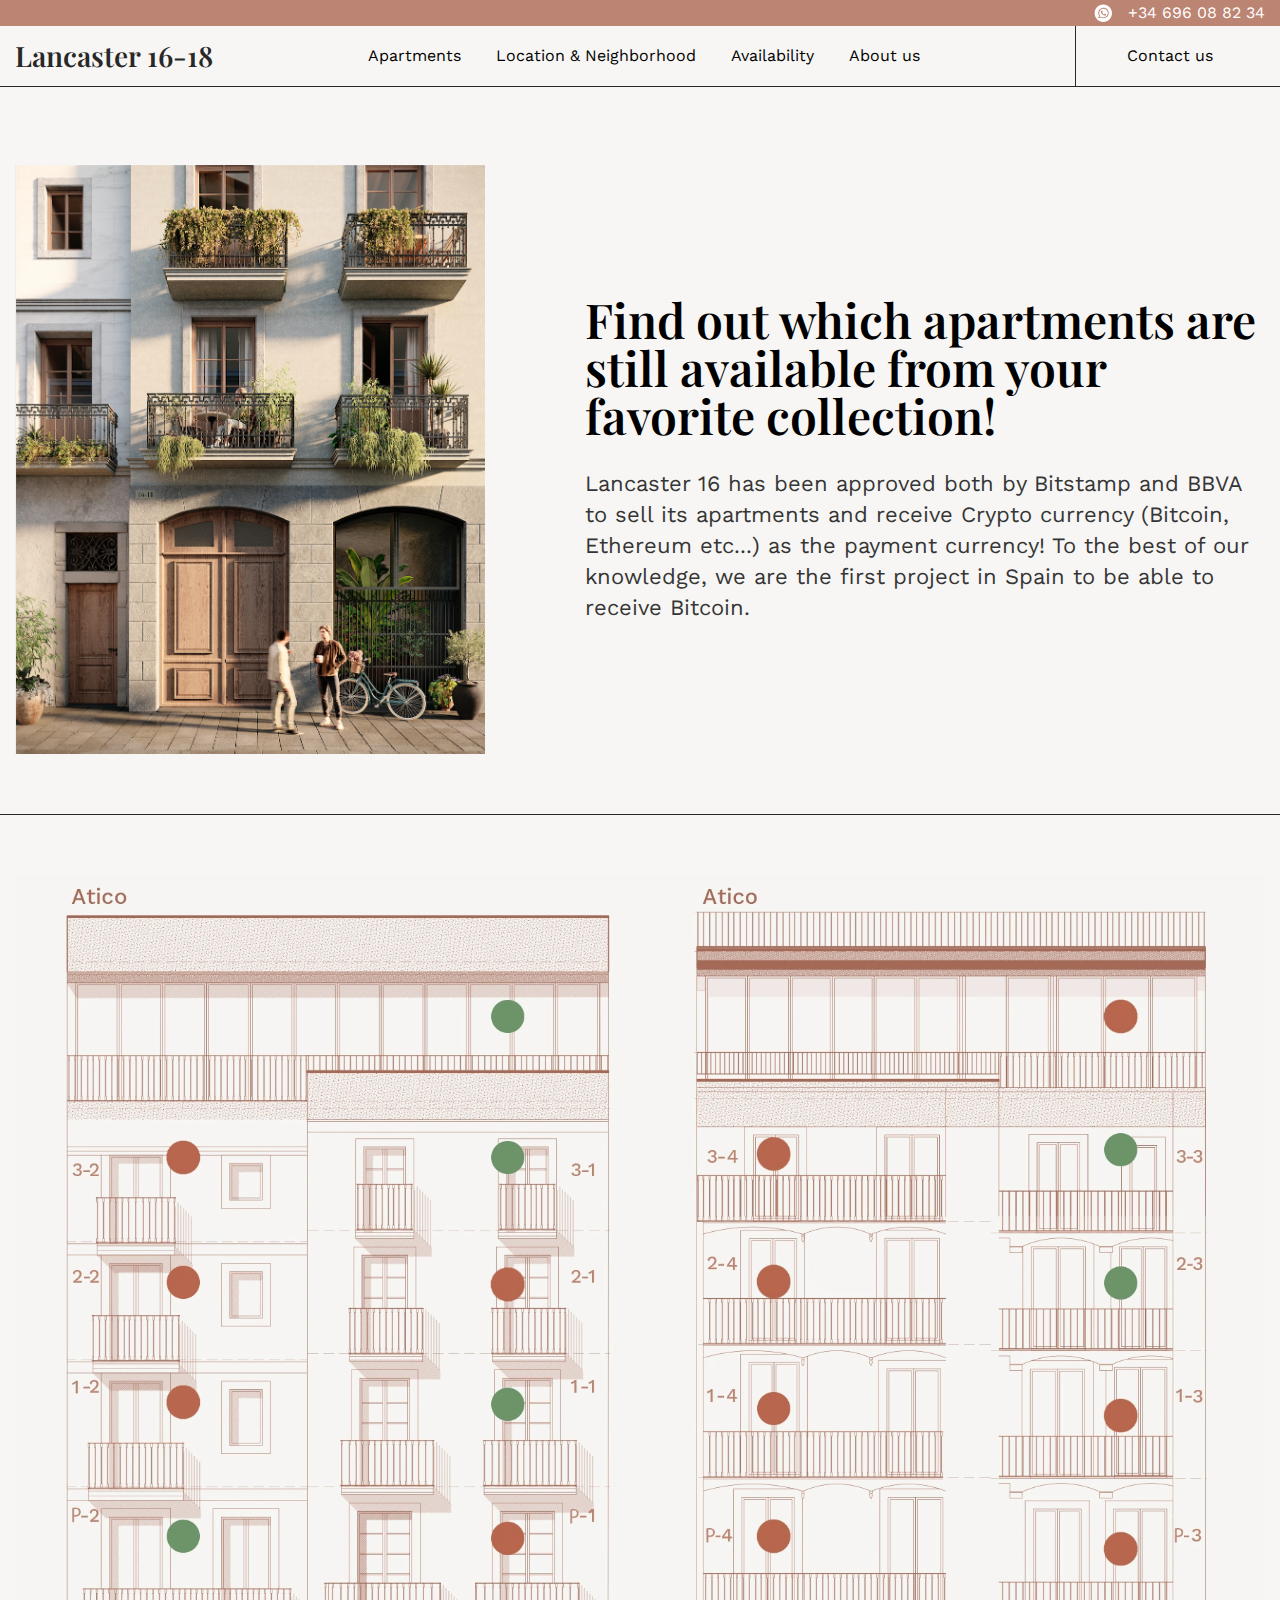
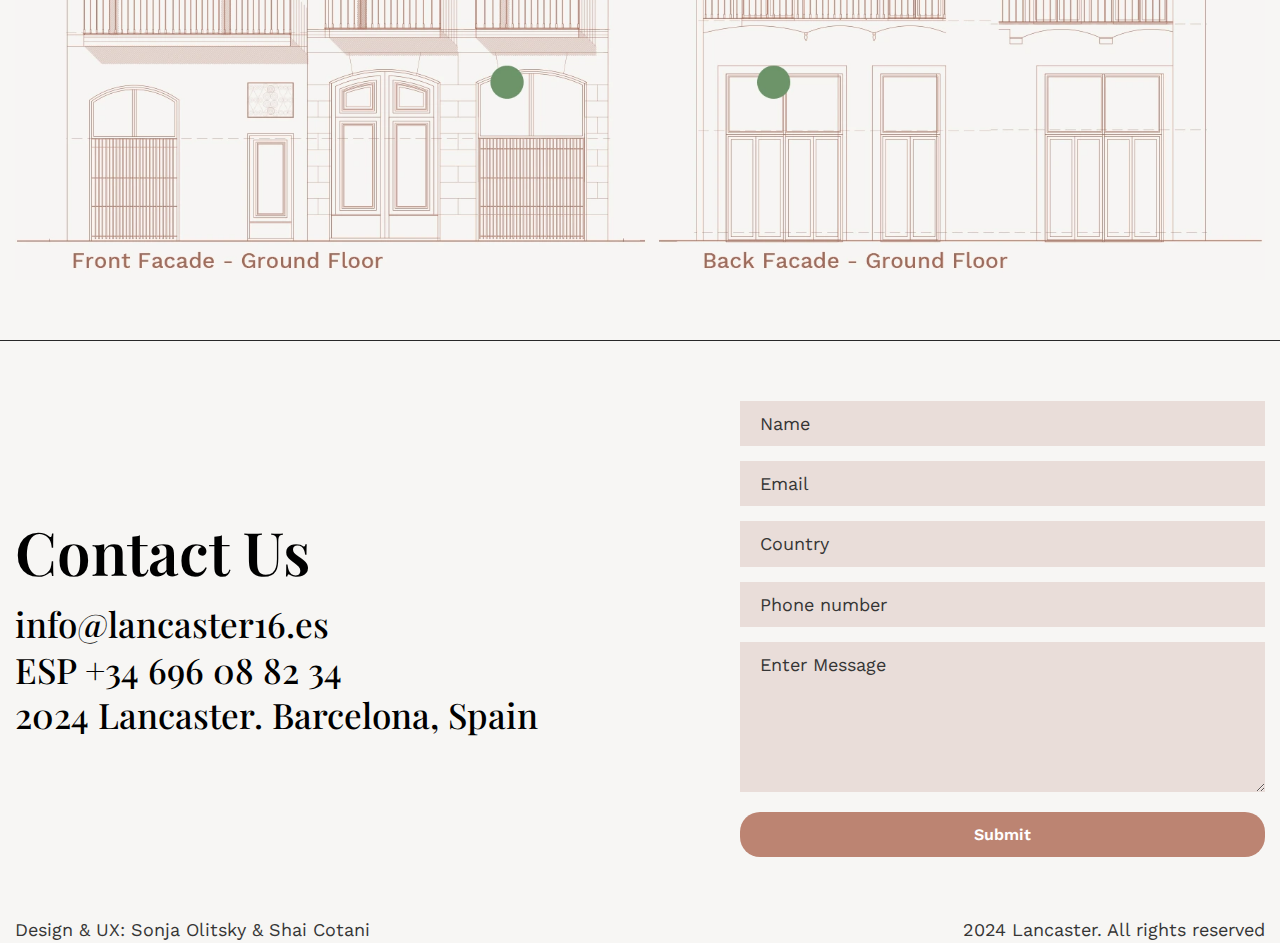
<file: dist/dist/availability.html>
<!DOCTYPE html>
<html>

<head>
	<meta charset="utf-8">
	<!-- <base href="/"> -->
	<title>Про нас сторінка</title>
	<meta name="description" content="Lancaster 16-18">
	<meta name="viewport" content="width=device-width, initial-scale=1.0, minimum-scale=1.0, maximum-scale=1.0, user-scalable=no">
	<link rel="icon" href="images/favicon.png">
	<link rel="stylesheet" href="https://cdn.jsdelivr.net/npm/swiper@11/swiper-bundle.min.css" />
	<meta property="og:image" content="images/dist/preview.jpg">
	<link rel="stylesheet" href="css/app.min.css">
	<script src="js/app.min.js"></script>
	<script src="https://cdn.jsdelivr.net/npm/swiper@11/swiper-bundle.min.js"></script>
	
</head>

<body>

	<header class="header">
		<div class="header__line">
			<div class="header__line_container">
				<a href="#" class="header__btn">
					<?xml version="1.0" ?><svg height="56.6934px" id="Layer_1" style="enable-background:new 0 0 56.6934 56.6934;" version="1.1" viewBox="0 0 56.6934 56.6934" width="56.6934px" xml:space="preserve" xmlns="http://www.w3.org/2000/svg" xmlns:xlink="http://www.w3.org/1999/xlink"><g><path d="M29.7518,16.1734c-6.7766,0-12.2879,5.5108-12.2905,12.2844c-0.001,2.3214,0.6486,4.5821,1.8783,6.5381l0.2922,0.4648   l-1.2411,4.5334l4.6498-1.2197l0.4485,0.2662c1.8863,1.1193,4.0485,1.7116,6.2529,1.7125h0.005   c6.7715,0,12.2826-5.5113,12.2853-12.2855c0.0013-3.2826-1.2754-6.3693-3.5948-8.6915   C36.1179,17.4541,33.0332,16.1744,29.7518,16.1734z M36.9781,33.7399c-0.3077,0.8626-1.7833,1.65-2.4929,1.756   c-0.6364,0.0952-1.4415,0.1348-2.3262-0.1463c-0.5364-0.1702-1.2243-0.3975-2.1055-0.778   c-3.7049-1.5998-6.1246-5.3301-6.3092-5.5767c-0.1846-0.2464-1.5081-2.0026-1.5081-3.8206c0-1.8177,0.9542-2.7113,1.2927-3.0811   c0.3384-0.3696,0.7386-0.4621,0.9848-0.4621c0.2462,0,0.4927,0.0023,0.7078,0.013c0.2267,0.0115,0.5312-0.0861,0.8311,0.634   c0.3077,0.7396,1.0463,2.5575,1.1387,2.7424c0.0924,0.1848,0.1539,0.4005,0.0308,0.647c-0.1231,0.2463-0.1846,0.4005-0.3693,0.6161   c-0.1846,0.2157-0.3879,0.4815-0.554,0.647c-0.1849,0.1842-0.3774,0.3841-0.162,0.7537c0.2155,0.3699,0.9567,1.5792,2.0547,2.5586   c1.4106,1.2582,2.6007,1.6482,2.97,1.8331c0.3693,0.185,0.5848,0.1539,0.8002-0.0924c0.2155-0.2465,0.9233-1.0785,1.1695-1.4482   c0.2462-0.3696,0.4924-0.308,0.8309-0.1848c0.3385,0.1234,2.1544,1.0167,2.5237,1.2015c0.3693,0.1849,0.6155,0.2774,0.7078,0.4315   C37.2859,32.1375,37.2859,32.877,36.9781,33.7399z"/><path d="M29.2066,4.3736c-13.5996,0-24.625,11.0234-24.625,24.623s11.0254,24.625,24.625,24.625   c13.5986,0,24.624-11.0254,24.624-24.625S42.8052,4.3736,29.2066,4.3736z M29.747,43.2496   C29.7465,43.2496,29.7473,43.2496,29.747,43.2496h-0.0061c-2.4738-0.0009-4.9047-0.6216-7.0635-1.7991l-7.8357,2.0554l2.097-7.6594   c-1.2935-2.2416-1.9741-4.7843-1.973-7.3895c0.0032-8.1496,6.6341-14.78,14.7812-14.78c3.954,0.0016,7.6653,1.5409,10.4559,4.3348   c2.7907,2.7938,4.3268,6.5074,4.3253,10.457C44.5246,36.6185,37.8933,43.2496,29.747,43.2496z"/></g></svg>
					+34 696 08 82 34
				</a>
			</div>
		</div>
		<div class="header__container container">

			<div class="header__main">

				<a href="/" class="header__logo">
					Lancaster 16-18 
				</a>

				<nav class="header__nav">
					<ul>
						<li><a href="apartments.html">Apartments</a></li>
						<li><a href="location.html">Location & Neighborhood</a></li>
						<li><a href="availability.html">Availability</a></li>
						<li><a href="about.html">About us</a></li>
						<li class="header__contact-mb"><a href="contact.html">Contact us</a></li>
					
					</ul>
				</nav>
				<div class="header__contact header__contact-desc">
					<a href="contact.html">Contact us</a>
				</div>

				<button class="hamburger" type="button">
					<span class="hamburger__item"></span>
				</button>

			</div>
		</div>
	</header>

<section class="crypto">
	<div class="container crypto__container">
		<div class="crypto__img">
			<img src="images/dist/crypto.webp" alt="">
		</div>
		<div class="crypto__text">
			<h2 class="title title__crypto">Find out which apartments are still available from your favorite collection!</h2>
			<p class="crypto__subtitle">Lancaster 16 has been approved both by Bitstamp and BBVA to sell its apartments and receive Crypto currency (Bitcoin, Ethereum etc...) as the payment currency! To the best of our knowledge, we are the first project in Spain to be able to receive Bitcoin.</p>
		</div>
	</div>
</section>

<section class="houses">
	<div class="container houses__container">
		<img src="images/dist/availability.webp" alt="">

		<div class="houses__app houses__app-btn1 houses__app1"></div>
		<div class="houses__app houses__app-btn2 houses__app-left houses__app2"></div>
		<div class="houses__app houses__app-btn3 houses__app-right houses__app3"></div>
		<div class="houses__app houses__app-btn4 houses__app-left houses__app4"></div>
		<div class="houses__app houses__app-btn4 houses__app-right houses__app5"></div>
		<div class="houses__app houses__app-btn5 houses__app-left houses__app6"></div>
		<div class="houses__app houses__app-btn5 houses__app-right houses__app7"></div>
		<div class="houses__app houses__app-btn6 houses__app-left houses__app8"></div>
		<div class="houses__app houses__app-btn6 houses__app-right houses__app9"></div>
		<div class="houses__app houses__app-btn7 houses__app-bottom houses__app10"></div>

		<div class="houses__app houses__app-btn1 houses__app-top houses__app11"></div>
		<div class="houses__app houses__app-btn2 houses__app-left2 houses__app12"></div>
		<div class="houses__app houses__app-btn3 houses__app-right2 houses__app13"></div>
		<div class="houses__app houses__app-btn4 houses__app-left2 houses__app14"></div>
		<div class="houses__app houses__app-btn4 houses__app-right2 houses__app15"></div>
		<div class="houses__app houses__app-btn5 houses__app-left2 houses__app16"></div>
		<div class="houses__app houses__app-btn5 houses__app-right2 houses__app17"></div>
		<div class="houses__app houses__app-btn6 houses__app-left2 houses__app18"></div>
		<div class="houses__app houses__app-btn6 houses__app-right2 houses__app19"></div>
		<div class="houses__app houses__app-btn7 houses__app-bottom2 houses__app20"></div>

		<div class="houses__modal houses__modal-position1">
			<h2 class="title title__houses">The Front Penthouse <span>Atico 1</span></h2>
			<p class="houses__stat houses__stat-active">Avaliable!</p>
			<a href="#" class="btn houses__btn">Appartament</a>
			<ul class="houses__list">
				<li class="houses__item">
					<p class="houses__elem">Built Area</p>
					<p class="houses__elem">100.45</p>
				</li>
				<li class="houses__item">
					<p class="houses__elem">Balcony</p>
					<p class="houses__elem">8.24+37</p>
				</li>
				<li class="houses__item">
					<p class="houses__elem">Price</p>
					<p class="houses__elem">€ 895,000</p>
				</li>
			</ul>
		</div>

		<div class="houses__modal houses__modal-position2">
			<h2 class="title title__houses">The City Loft Collection<span>3-2</span></h2>
			<p class="houses__stat houses__stat-active">Sold!</p>
			<a href="#" class="btn houses__btn">Appartament</a>
			<ul class="houses__list">
				<li class="houses__item">
					<p class="houses__elem">Built Area</p>
					<p class="houses__elem">100.45</p>
				</li>
				<li class="houses__item">
					<p class="houses__elem">Balcony</p>
					<p class="houses__elem">8.24+37</p>
				</li>
				<li class="houses__item">
					<p class="houses__elem">Price</p>
					<p class="houses__elem">€ 895,000</p>
				</li>
			</ul>
		</div>

		<div class="houses__modal houses__modal-position3">
			<h2 class="title title__houses">The City Loft Collection<span>3-2</span></h2>
			<p class="houses__stat houses__stat-active">Sold!</p>
			<a href="#" class="btn houses__btn">Appartament</a>
			<ul class="houses__list">
				<li class="houses__item">
					<p class="houses__elem">Built Area</p>
					<p class="houses__elem">100.45</p>
				</li>
				<li class="houses__item">
					<p class="houses__elem">Balcony</p>
					<p class="houses__elem">8.24+37</p>
				</li>
				<li class="houses__item">
					<p class="houses__elem">Price</p>
					<p class="houses__elem">€ 895,000</p>
				</li>
			</ul>
		</div>

		<div class="houses__modal houses__modal-position4">
			<h2 class="title title__houses">The City Loft Collection<span>3-2</span></h2>
			<p class="houses__stat houses__stat-active">Sold!</p>
			<a href="#" class="btn houses__btn">Appartament</a>
			<ul class="houses__list">
				<li class="houses__item">
					<p class="houses__elem">Built Area</p>
					<p class="houses__elem">100.45</p>
				</li>
				<li class="houses__item">
					<p class="houses__elem">Balcony</p>
					<p class="houses__elem">8.24+37</p>
				</li>
				<li class="houses__item">
					<p class="houses__elem">Price</p>
					<p class="houses__elem">€ 895,000</p>
				</li>
			</ul>
		</div>

		<div class="houses__modal houses__modal-position5">
			<h2 class="title title__houses">The City Loft Collection<span>3-2</span></h2>
			<p class="houses__stat houses__stat-active">Sold!</p>
			<a href="#" class="btn houses__btn">Appartament</a>
			<ul class="houses__list">
				<li class="houses__item">
					<p class="houses__elem">Built Area</p>
					<p class="houses__elem">100.45</p>
				</li>
				<li class="houses__item">
					<p class="houses__elem">Balcony</p>
					<p class="houses__elem">8.24+37</p>
				</li>
				<li class="houses__item">
					<p class="houses__elem">Price</p>
					<p class="houses__elem">€ 895,000</p>
				</li>
			</ul>
		</div>

		<div class="houses__modal houses__modal-position6">
			<h2 class="title title__houses">The City Loft Collection<span>3-2</span></h2>
			<p class="houses__stat houses__stat-active">Sold!</p>
			<a href="#" class="btn houses__btn">Appartament</a>
			<ul class="houses__list">
				<li class="houses__item">
					<p class="houses__elem">Built Area</p>
					<p class="houses__elem">100.45</p>
				</li>
				<li class="houses__item">
					<p class="houses__elem">Balcony</p>
					<p class="houses__elem">8.24+37</p>
				</li>
				<li class="houses__item">
					<p class="houses__elem">Price</p>
					<p class="houses__elem">€ 895,000</p>
				</li>
			</ul>
		</div>

		<div class="houses__modal houses__modal-position7">
			<h2 class="title title__houses">The City Loft Collection<span>3-2</span></h2>
			<p class="houses__stat houses__stat-active">Sold!</p>
			<a href="#" class="btn houses__btn">Appartament</a>
			<ul class="houses__list">
				<li class="houses__item">
					<p class="houses__elem">Built Area</p>
					<p class="houses__elem">100.45</p>
				</li>
				<li class="houses__item">
					<p class="houses__elem">Balcony</p>
					<p class="houses__elem">8.24+37</p>
				</li>
				<li class="houses__item">
					<p class="houses__elem">Price</p>
					<p class="houses__elem">€ 895,000</p>
				</li>
			</ul>
		</div>

		<div class="houses__modal houses__modal-position8">
			<h2 class="title title__houses">The City Loft Collection<span>3-2</span></h2>
			<p class="houses__stat houses__stat-active">Sold!</p>
			<a href="#" class="btn houses__btn">Appartament</a>
			<ul class="houses__list">
				<li class="houses__item">
					<p class="houses__elem">Built Area</p>
					<p class="houses__elem">100.45</p>
				</li>
				<li class="houses__item">
					<p class="houses__elem">Balcony</p>
					<p class="houses__elem">8.24+37</p>
				</li>
				<li class="houses__item">
					<p class="houses__elem">Price</p>
					<p class="houses__elem">€ 895,000</p>
				</li>
			</ul>
		</div>

		<div class="houses__modal houses__modal-position9">
			<h2 class="title title__houses">The City Loft Collection<span>3-2</span></h2>
			<p class="houses__stat houses__stat-active">Sold!</p>
			<a href="#" class="btn houses__btn">Appartament</a>
			<ul class="houses__list">
				<li class="houses__item">
					<p class="houses__elem">Built Area</p>
					<p class="houses__elem">100.45</p>
				</li>
				<li class="houses__item">
					<p class="houses__elem">Balcony</p>
					<p class="houses__elem">8.24+37</p>
				</li>
				<li class="houses__item">
					<p class="houses__elem">Price</p>
					<p class="houses__elem">€ 895,000</p>
				</li>
			</ul>
		</div>

		<div class="houses__modal houses__modal-position10">
			<h2 class="title title__houses">The City Loft Collection<span>3-2</span></h2>
			<p class="houses__stat houses__stat-active">Sold!</p>
			<a href="#" class="btn houses__btn">Appartament</a>
			<ul class="houses__list">
				<li class="houses__item">
					<p class="houses__elem">Built Area</p>
					<p class="houses__elem">100.45</p>
				</li>
				<li class="houses__item">
					<p class="houses__elem">Balcony</p>
					<p class="houses__elem">8.24+37</p>
				</li>
				<li class="houses__item">
					<p class="houses__elem">Price</p>
					<p class="houses__elem">€ 895,000</p>
				</li>
			</ul>
		</div>

		<div class="houses__modal houses__modal-position11">
			<h2 class="title title__houses">The Front Penthouse <span>Atico 1</span></h2>
			<p class="houses__stat houses__stat-active">Avaliable!</p>
			<a href="#" class="btn houses__btn">Appartament</a>
			<ul class="houses__list">
				<li class="houses__item">
					<p class="houses__elem">Built Area</p>
					<p class="houses__elem">100.45</p>
				</li>
				<li class="houses__item">
					<p class="houses__elem">Balcony</p>
					<p class="houses__elem">8.24+37</p>
				</li>
				<li class="houses__item">
					<p class="houses__elem">Price</p>
					<p class="houses__elem">€ 895,000</p>
				</li>
			</ul>
		</div>

		<div class="houses__modal houses__modal-position12">
			<h2 class="title title__houses">The City Loft Collection<span>3-2</span></h2>
			<p class="houses__stat houses__stat-active">Sold!</p>
			<a href="#" class="btn houses__btn">Appartament</a>
			<ul class="houses__list">
				<li class="houses__item">
					<p class="houses__elem">Built Area</p>
					<p class="houses__elem">100.45</p>
				</li>
				<li class="houses__item">
					<p class="houses__elem">Balcony</p>
					<p class="houses__elem">8.24+37</p>
				</li>
				<li class="houses__item">
					<p class="houses__elem">Price</p>
					<p class="houses__elem">€ 895,000</p>
				</li>
			</ul>
		</div>

		<div class="houses__modal houses__modal-position13">
			<h2 class="title title__houses">The City Loft Collection<span>3-2</span></h2>
			<p class="houses__stat houses__stat-active">Sold!</p>
			<a href="#" class="btn houses__btn">Appartament</a>
			<ul class="houses__list">
				<li class="houses__item">
					<p class="houses__elem">Built Area</p>
					<p class="houses__elem">100.45</p>
				</li>
				<li class="houses__item">
					<p class="houses__elem">Balcony</p>
					<p class="houses__elem">8.24+37</p>
				</li>
				<li class="houses__item">
					<p class="houses__elem">Price</p>
					<p class="houses__elem">€ 895,000</p>
				</li>
			</ul>
		</div>

		<div class="houses__modal houses__modal-position14">
			<h2 class="title title__houses">The City Loft Collection<span>3-2</span></h2>
			<p class="houses__stat houses__stat-active">Sold!</p>
			<a href="#" class="btn houses__btn">Appartament</a>
			<ul class="houses__list">
				<li class="houses__item">
					<p class="houses__elem">Built Area</p>
					<p class="houses__elem">100.45</p>
				</li>
				<li class="houses__item">
					<p class="houses__elem">Balcony</p>
					<p class="houses__elem">8.24+37</p>
				</li>
				<li class="houses__item">
					<p class="houses__elem">Price</p>
					<p class="houses__elem">€ 895,000</p>
				</li>
			</ul>
		</div>

		<div class="houses__modal houses__modal-position15">
			<h2 class="title title__houses">The City Loft Collection<span>3-2</span></h2>
			<p class="houses__stat houses__stat-active">Sold!</p>
			<a href="#" class="btn houses__btn">Appartament</a>
			<ul class="houses__list">
				<li class="houses__item">
					<p class="houses__elem">Built Area</p>
					<p class="houses__elem">100.45</p>
				</li>
				<li class="houses__item">
					<p class="houses__elem">Balcony</p>
					<p class="houses__elem">8.24+37</p>
				</li>
				<li class="houses__item">
					<p class="houses__elem">Price</p>
					<p class="houses__elem">€ 895,000</p>
				</li>
			</ul>
		</div>

		<div class="houses__modal houses__modal-position16">
			<h2 class="title title__houses">The City Loft Collection<span>3-2</span></h2>
			<p class="houses__stat houses__stat-active">Sold!</p>
			<a href="#" class="btn houses__btn">Appartament</a>
			<ul class="houses__list">
				<li class="houses__item">
					<p class="houses__elem">Built Area</p>
					<p class="houses__elem">100.45</p>
				</li>
				<li class="houses__item">
					<p class="houses__elem">Balcony</p>
					<p class="houses__elem">8.24+37</p>
				</li>
				<li class="houses__item">
					<p class="houses__elem">Price</p>
					<p class="houses__elem">€ 895,000</p>
				</li>
			</ul>
		</div>

		<div class="houses__modal houses__modal-position17">
			<h2 class="title title__houses">The City Loft Collection<span>3-2</span></h2>
			<p class="houses__stat houses__stat-active">Sold!</p>
			<a href="#" class="btn houses__btn">Appartament</a>
			<ul class="houses__list">
				<li class="houses__item">
					<p class="houses__elem">Built Area</p>
					<p class="houses__elem">100.45</p>
				</li>
				<li class="houses__item">
					<p class="houses__elem">Balcony</p>
					<p class="houses__elem">8.24+37</p>
				</li>
				<li class="houses__item">
					<p class="houses__elem">Price</p>
					<p class="houses__elem">€ 895,000</p>
				</li>
			</ul>
		</div>

		<div class="houses__modal houses__modal-position18">
			<h2 class="title title__houses">The City Loft Collection<span>3-2</span></h2>
			<p class="houses__stat houses__stat-active">Sold!</p>
			<a href="#" class="btn houses__btn">Appartament</a>
			<ul class="houses__list">
				<li class="houses__item">
					<p class="houses__elem">Built Area</p>
					<p class="houses__elem">100.45</p>
				</li>
				<li class="houses__item">
					<p class="houses__elem">Balcony</p>
					<p class="houses__elem">8.24+37</p>
				</li>
				<li class="houses__item">
					<p class="houses__elem">Price</p>
					<p class="houses__elem">€ 895,000</p>
				</li>
			</ul>
		</div>

		<div class="houses__modal houses__modal-position19">
			<h2 class="title title__houses">The City Loft Collection<span>3-2</span></h2>
			<p class="houses__stat houses__stat-active">Sold!</p>
			<a href="#" class="btn houses__btn">Appartament</a>
			<ul class="houses__list">
				<li class="houses__item">
					<p class="houses__elem">Built Area</p>
					<p class="houses__elem">100.45</p>
				</li>
				<li class="houses__item">
					<p class="houses__elem">Balcony</p>
					<p class="houses__elem">8.24+37</p>
				</li>
				<li class="houses__item">
					<p class="houses__elem">Price</p>
					<p class="houses__elem">€ 895,000</p>
				</li>
			</ul>
		</div>

		<div class="houses__modal houses__modal-position20">
			<h2 class="title title__houses">The City Loft Collection<span>3-2</span></h2>
			<p class="houses__stat houses__stat-active">Sold!</p>
			<a href="#" class="btn houses__btn">Appartament</a>
			<ul class="houses__list">
				<li class="houses__item">
					<p class="houses__elem">Built Area</p>
					<p class="houses__elem">100.45</p>
				</li>
				<li class="houses__item">
					<p class="houses__elem">Balcony</p>
					<p class="houses__elem">8.24+37</p>
				</li>
				<li class="houses__item">
					<p class="houses__elem">Price</p>
					<p class="houses__elem">€ 895,000</p>
				</li>
			</ul>
		</div>

		
	</div>
</section>

<section class="mobile-houses">
	<div class="container mobile-houses__container">
		<div class="mobile-houses__img">
			<h2 class="title title__houses-mb">The front side</h2>
			<img src="images/dist/availability2.webp" alt="">
		</div>
		<div class="mobile-houses__card">
			<div class="mobile-houses__modal-item">

				<h2 class="title title__houses-mobile">The Front Penthouse</h2>
				<a href="#" class="btn mobile-houses__btn">Appartament</a>
				
				<span class="mobile-houses__list-apart">Atico 1</span>
				<ul class="mobile-houses__list">
					<li class="mobile-houses__item">
						<p class="mobile-houses__elem">Built Area</p>
						<p class="mobile-houses__elem">100.45</p>
					</li>
					<li class="mobile-houses__item">
						<p class="mobile-houses__elem">Balcony</p>
						<p class="mobile-houses__elem">8.24+37</p>
					</li>
					<li class="mobile-houses__item">
						<p class="mobile-houses__elem">Price</p>
						<p class="mobile-houses__elem">€ 895,000</p>
					</li>
				</ul>
				<span class="mobile-houses__list-apart">3 - 1</span>
				<ul class="mobile-houses__list">
					<li class="mobile-houses__item">
	
						<p class="mobile-houses__elem">100.45</p>
					</li>
					<li class="mobile-houses__item">
	
						<p class="mobile-houses__elem">8.24+37</p>
					</li>
					<li class="mobile-houses__item">
			
						<p class="mobile-houses__elem">€ 895,000</p>
					</li>
				</ul>
				<span class="mobile-houses__list-apart">2 - 1</span>
				<ul class="mobile-houses__list">
					<li class="mobile-houses__item">
	
						<p class="mobile-houses__elem">100.45</p>
					</li>
					<li class="mobile-houses__item">
	
						<p class="mobile-houses__elem">8.24+37</p>
					</li>
					<li class="mobile-houses__item">
		
						<p class="mobile-houses__elem">€ 895,000</p>
					</li>
				</ul>
			</div>
			<div class="mobile-houses__modal-item">

				<h2 class="title title__houses-mobile">The Front Penthouse</h2>
				<a href="#" class="btn mobile-houses__btn">Appartament</a>
				
				<span class="mobile-houses__list-apart">Atico 1</span>
				<ul class="mobile-houses__list">
					<li class="mobile-houses__item">
	
						<p class="mobile-houses__elem">100.45</p>
					</li>
					<li class="mobile-houses__item">
				
						<p class="mobile-houses__elem">8.24+37</p>
					</li>
					<li class="mobile-houses__item">
		
						<p class="mobile-houses__elem">€ 895,000</p>
					</li>
				</ul>
				<span class="mobile-houses__list-apart">3 - 1</span>
				<ul class="mobile-houses__list">
					<li class="mobile-houses__item">
		
						<p class="mobile-houses__elem">100.45</p>
					</li>
					<li class="mobile-houses__item">
						<p class="mobile-houses__elem">8.24+37</p>
					</li>
					<li class="mobile-houses__item">
				
						<p class="mobile-houses__elem">€ 895,000</p>
					</li>
				</ul>
				<span class="mobile-houses__list-apart">2 - 1</span>
				<ul class="mobile-houses__list">
					<li class="mobile-houses__item">
			
						<p class="mobile-houses__elem">100.45</p>
					</li>
					<li class="mobile-houses__item">
			
						<p class="mobile-houses__elem">8.24+37</p>
					</li>
					<li class="mobile-houses__item">
	
						<p class="mobile-houses__elem">€ 895,000</p>
					</li>
				</ul>
			</div>
		</div>
	</div>
</section>

<section class="mobile-houses mobile-houses-two">
	<div class="container mobile-houses__container">

		<div class="mobile-houses__img">
			<h2 class="title title__houses-mb">The front facade</h2>
			<img src="images/dist/availability2.webp" alt="">
		</div>

		<div class="mobile-houses__card">
			<div class="mobile-houses__modal-item">

				<h2 class="title title__houses-mobile">The Front Penthouse</h2>
				<a href="#" class="btn mobile-houses__btn">Appartament</a>
				
				<span class="mobile-houses__list-apart">Atico 1</span>
				<ul class="mobile-houses__list">
					<li class="mobile-houses__item">
						<p class="mobile-houses__elem">Built Area</p>
						<p class="mobile-houses__elem">100.45</p>
					</li>
					<li class="mobile-houses__item">
						<p class="mobile-houses__elem">Balcony</p>
						<p class="mobile-houses__elem">8.24+37</p>
					</li>
					<li class="mobile-houses__item">
						<p class="mobile-houses__elem">Price</p>
						<p class="mobile-houses__elem">€ 895,000</p>
					</li>
				</ul>
				<span class="mobile-houses__list-apart">3 - 1</span>
				<ul class="mobile-houses__list">
					<li class="mobile-houses__item">
	
						<p class="mobile-houses__elem">100.45</p>
					</li>
					<li class="mobile-houses__item">
		
						<p class="mobile-houses__elem">8.24+37</p>
					</li>
					<li class="mobile-houses__item">
			
						<p class="mobile-houses__elem">€ 895,000</p>
					</li>
				</ul>
				<span class="mobile-houses__list-apart">2 - 1</span>
				<ul class="mobile-houses__list">
					<li class="mobile-houses__item">

						<p class="mobile-houses__elem">100.45</p>
					</li>
					<li class="mobile-houses__item">
		
						<p class="mobile-houses__elem">8.24+37</p>
					</li>
					<li class="mobile-houses__item">
			
						<p class="mobile-houses__elem">€ 895,000</p>
					</li>
				</ul>
			</div>
			<div class="mobile-houses__modal-item">

				<h2 class="title title__houses-mobile">The Front Penthouse</h2>
				<a href="#" class="btn mobile-houses__btn">Appartament</a>
				
				<span class="mobile-houses__list-apart">Atico 1</span>
				<ul class="mobile-houses__list">
					<li class="mobile-houses__item">

						<p class="mobile-houses__elem">100.45</p>
					</li>
					<li class="mobile-houses__item">
						<p class="mobile-houses__elem">Balcony</p>
						<p class="mobile-houses__elem">8.24+37</p>
					</li>
					<li class="mobile-houses__item">
		
						<p class="mobile-houses__elem">€ 895,000</p>
					</li>
				</ul>
				<span class="mobile-houses__list-apart">3 - 1</span>
				<ul class="mobile-houses__list">
					<li class="mobile-houses__item">

						<p class="mobile-houses__elem">100.45</p>
					</li>
					<li class="mobile-houses__item">
		
						<p class="mobile-houses__elem">8.24+37</p>
					</li>
					<li class="mobile-houses__item">
			
						<p class="mobile-houses__elem">€ 895,000</p>
					</li>
				</ul>
				<span class="mobile-houses__list-apart">2 - 1</span>
				<ul class="mobile-houses__list">
					<li class="mobile-houses__item">
		
						<p class="mobile-houses__elem">100.45</p>
					</li>
					<li class="mobile-houses__item">
	
						<p class="mobile-houses__elem">8.24+37</p>
					</li>
					<li class="mobile-houses__item">
		
						<p class="mobile-houses__elem">€ 895,000</p>
					</li>
				</ul>
			</div>
		</div>
		
	</div>
</section>


<section class="contact" id="contact">
	<div class="contact__container container">

		<div class="contact__info">
			<h2 class="title title__contact">Contact Us</h2>
			<a href="mailto:info@lancaster16.es" class="link__contact">info@lancaster16.es</a>
			<a href="tel:+34696088234" class="link__contact">ESP +34 696 08 82 34</a>
			<a href="#" class="link__contact">2024 Lancaster. Barcelona, Spain </a>
		</div>

		<div class="contact__form">
			<form enctype="multipart/form-data" method="post" target="form_submit_iframe">
				<div class="contact__form-wrap">
					<input class="contact__form-input" type="text" name="Name" placeholder="Name">
				</div>
				<div class="contact__form-wrap">
					<input class="contact__form-input" type="text" name="Email" placeholder="Email">
				</div>
				<div class="contact__form-wrap">
					<input class="contact__form-input" type="text" name="Country" placeholder="Country">
				</div>
				<div class="contact__form-wrap">
					<input class="contact__form-input" type="text" name="Phone number" placeholder="Phone number">
				</div>
				<div class="contact__form-wrap">
					<textarea class="contact__form-input contact__form-textarea" type="textarea" name="Enter Message" placeholder="Enter Message"></textarea>
				</div>
				<button class="contact__form_btn btn" type="submit">Submit</button>
			</form>
		</div>

	</div>
</section>

<div class="copyright container">
	<p class="copyright__text">Design & UX: Sonja Olitsky & Shai Cotani</p>
	<p class="copyright__text">2024 Lancaster. All rights reserved</p>

</div>
</file>
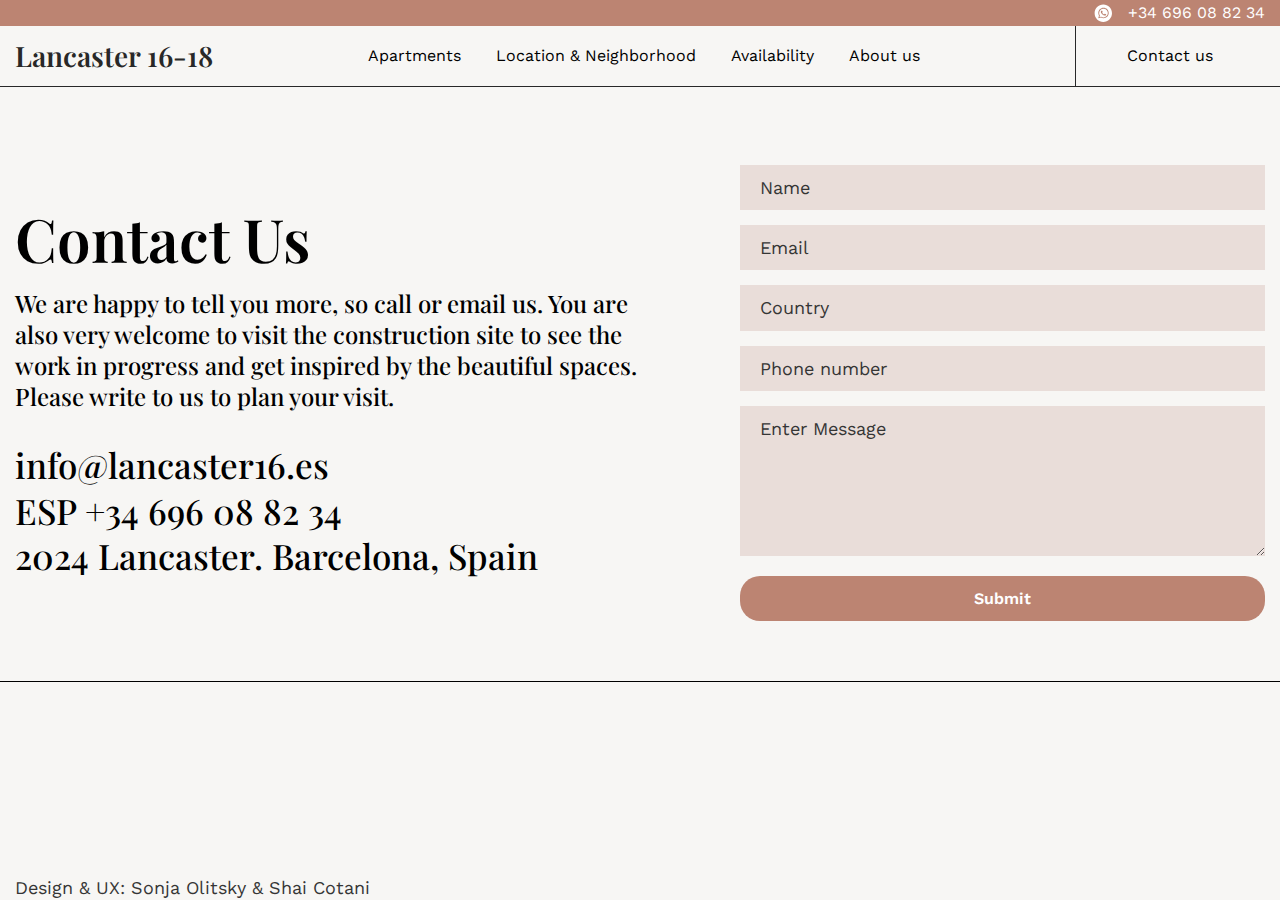
<file: dist/dist/contact.html>
<!DOCTYPE html>
<html>

<head>
	<meta charset="utf-8">
	<!-- <base href="/"> -->
	<title>Головна сторінка</title>
	<meta name="description" content="Lancaster 16-18">
	<meta name="viewport" content="width=device-width, initial-scale=1.0, minimum-scale=1.0, maximum-scale=1.0, user-scalable=no">
	<link rel="icon" href="images/favicon.png">
	<link rel="stylesheet" href="https://cdn.jsdelivr.net/npm/swiper@11/swiper-bundle.min.css" />
	<meta property="og:image" content="images/dist/preview.jpg">
	<link rel="stylesheet" href="css/app.min.css">
	<script src="js/app.min.js"></script>
	<script src="https://cdn.jsdelivr.net/npm/swiper@11/swiper-bundle.min.js"></script>
	
</head>

<body>

	<header class="header">
		<div class="header__line">
			<div class="header__line_container">
				<a href="#" class="header__btn">
					<?xml version="1.0" ?><svg height="56.6934px" id="Layer_1" style="enable-background:new 0 0 56.6934 56.6934;" version="1.1" viewBox="0 0 56.6934 56.6934" width="56.6934px" xml:space="preserve" xmlns="http://www.w3.org/2000/svg" xmlns:xlink="http://www.w3.org/1999/xlink"><g><path d="M29.7518,16.1734c-6.7766,0-12.2879,5.5108-12.2905,12.2844c-0.001,2.3214,0.6486,4.5821,1.8783,6.5381l0.2922,0.4648   l-1.2411,4.5334l4.6498-1.2197l0.4485,0.2662c1.8863,1.1193,4.0485,1.7116,6.2529,1.7125h0.005   c6.7715,0,12.2826-5.5113,12.2853-12.2855c0.0013-3.2826-1.2754-6.3693-3.5948-8.6915   C36.1179,17.4541,33.0332,16.1744,29.7518,16.1734z M36.9781,33.7399c-0.3077,0.8626-1.7833,1.65-2.4929,1.756   c-0.6364,0.0952-1.4415,0.1348-2.3262-0.1463c-0.5364-0.1702-1.2243-0.3975-2.1055-0.778   c-3.7049-1.5998-6.1246-5.3301-6.3092-5.5767c-0.1846-0.2464-1.5081-2.0026-1.5081-3.8206c0-1.8177,0.9542-2.7113,1.2927-3.0811   c0.3384-0.3696,0.7386-0.4621,0.9848-0.4621c0.2462,0,0.4927,0.0023,0.7078,0.013c0.2267,0.0115,0.5312-0.0861,0.8311,0.634   c0.3077,0.7396,1.0463,2.5575,1.1387,2.7424c0.0924,0.1848,0.1539,0.4005,0.0308,0.647c-0.1231,0.2463-0.1846,0.4005-0.3693,0.6161   c-0.1846,0.2157-0.3879,0.4815-0.554,0.647c-0.1849,0.1842-0.3774,0.3841-0.162,0.7537c0.2155,0.3699,0.9567,1.5792,2.0547,2.5586   c1.4106,1.2582,2.6007,1.6482,2.97,1.8331c0.3693,0.185,0.5848,0.1539,0.8002-0.0924c0.2155-0.2465,0.9233-1.0785,1.1695-1.4482   c0.2462-0.3696,0.4924-0.308,0.8309-0.1848c0.3385,0.1234,2.1544,1.0167,2.5237,1.2015c0.3693,0.1849,0.6155,0.2774,0.7078,0.4315   C37.2859,32.1375,37.2859,32.877,36.9781,33.7399z"/><path d="M29.2066,4.3736c-13.5996,0-24.625,11.0234-24.625,24.623s11.0254,24.625,24.625,24.625   c13.5986,0,24.624-11.0254,24.624-24.625S42.8052,4.3736,29.2066,4.3736z M29.747,43.2496   C29.7465,43.2496,29.7473,43.2496,29.747,43.2496h-0.0061c-2.4738-0.0009-4.9047-0.6216-7.0635-1.7991l-7.8357,2.0554l2.097-7.6594   c-1.2935-2.2416-1.9741-4.7843-1.973-7.3895c0.0032-8.1496,6.6341-14.78,14.7812-14.78c3.954,0.0016,7.6653,1.5409,10.4559,4.3348   c2.7907,2.7938,4.3268,6.5074,4.3253,10.457C44.5246,36.6185,37.8933,43.2496,29.747,43.2496z"/></g></svg>
					+34 696 08 82 34
				</a>
			</div>
		</div>
		<div class="header__container container">

			<div class="header__main">

				<a href="/" class="header__logo">
					Lancaster 16-18 
				</a>

				<nav class="header__nav">
					<ul>
						<li><a href="apartments.html">Apartments</a></li>
						<li><a href="location.html">Location & Neighborhood</a></li>
						<li><a href="availability.html">Availability</a></li>
						<li><a href="about.html">About us</a></li>
						<li class="header__contact-mb"><a href="contact.html">Contact us</a></li>
					
					</ul>
				</nav>
				<div class="header__contact header__contact-desc">
					<a href="contact.html">Contact us</a>
				</div>

				<button class="hamburger" type="button">
					<span class="hamburger__item"></span>
				</button>

			</div>
		</div>
	</header>


<section class="contact contact__page" id="contact">
	<div class="contact__container container">

		<div class="contact__info">
			<h2 class="title title__contact">Contact Us</h2>
			<p class="contact__subtitle">
				We are happy to tell you more, so call or email us. You are also very welcome to visit the construction site to see the work in progress and get inspired by the beautiful spaces. Please write to us to plan your visit.
			</p>
			<a href="mailto:info@lancaster16.es" class="link__contact">info@lancaster16.es</a>
			<p>ESP <a href="tel:+34696088234" class="link__contact">+34 696 08 82 34</a></p>
			<a href="#" class="link__contact">2024 Lancaster. Barcelona, Spain </a>
		</div>

		<div class="contact__form">
			<form enctype="multipart/form-data" method="post" target="form_submit_iframe">
				<div class="contact__form-wrap">
					<input class="contact__form-input" type="text" name="Name" placeholder="Name">
				</div>
				<div class="contact__form-wrap">
					<input class="contact__form-input" type="text" name="Email" placeholder="Email">
				</div>
				<div class="contact__form-wrap">
					<input class="contact__form-input" type="text" name="Country" placeholder="Country">
				</div>
				<div class="contact__form-wrap">
					<input class="contact__form-input" type="text" name="Phone number" placeholder="Phone number">
				</div>
				<div class="contact__form-wrap">
					<textarea class="contact__form-input contact__form-textarea" type="textarea" name="Enter Message" placeholder="Enter Message"></textarea>
				</div>
				<button class="contact__form_btn btn" type="submit">Submit</button>
			</form>
		</div>

	</div>
</section>

<div class="copyright container">
	<p class="copyright__text">Design & UX: Sonja Olitsky & Shai Cotani</p>
</div>
</file>
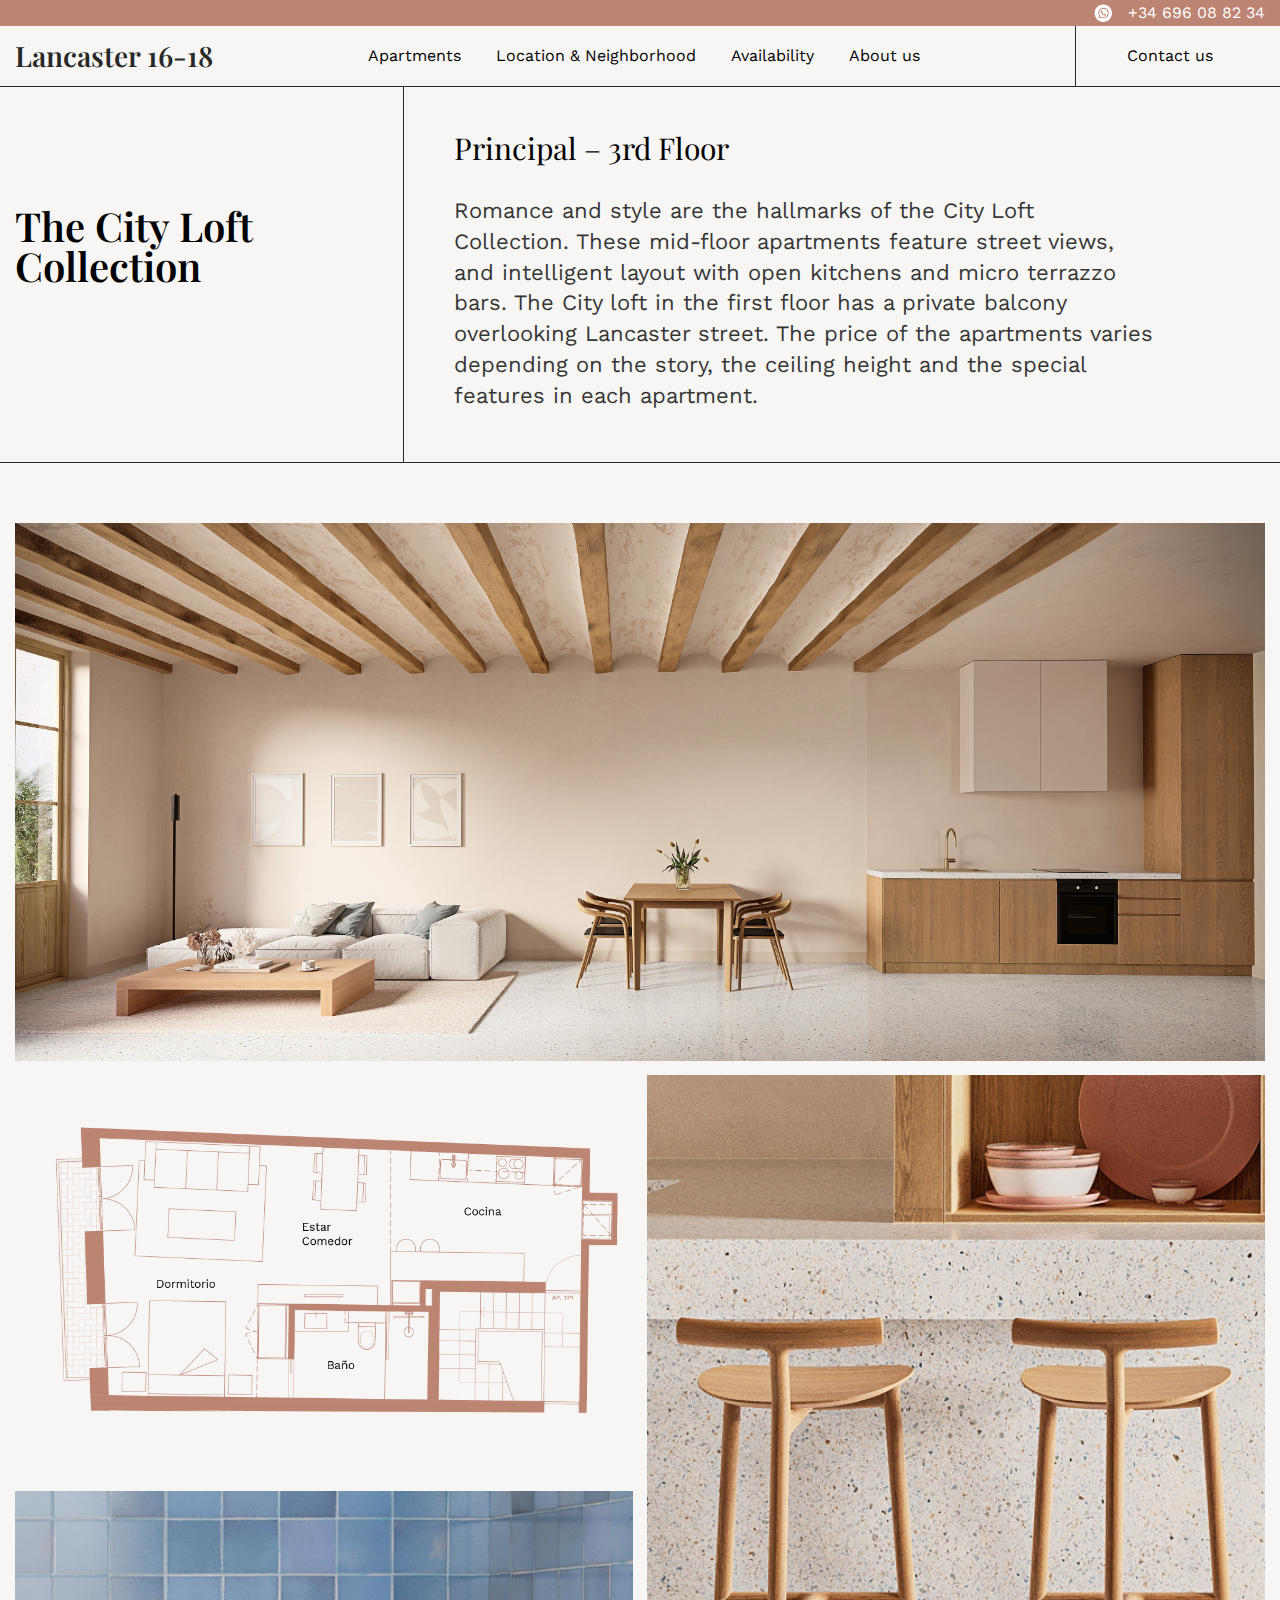
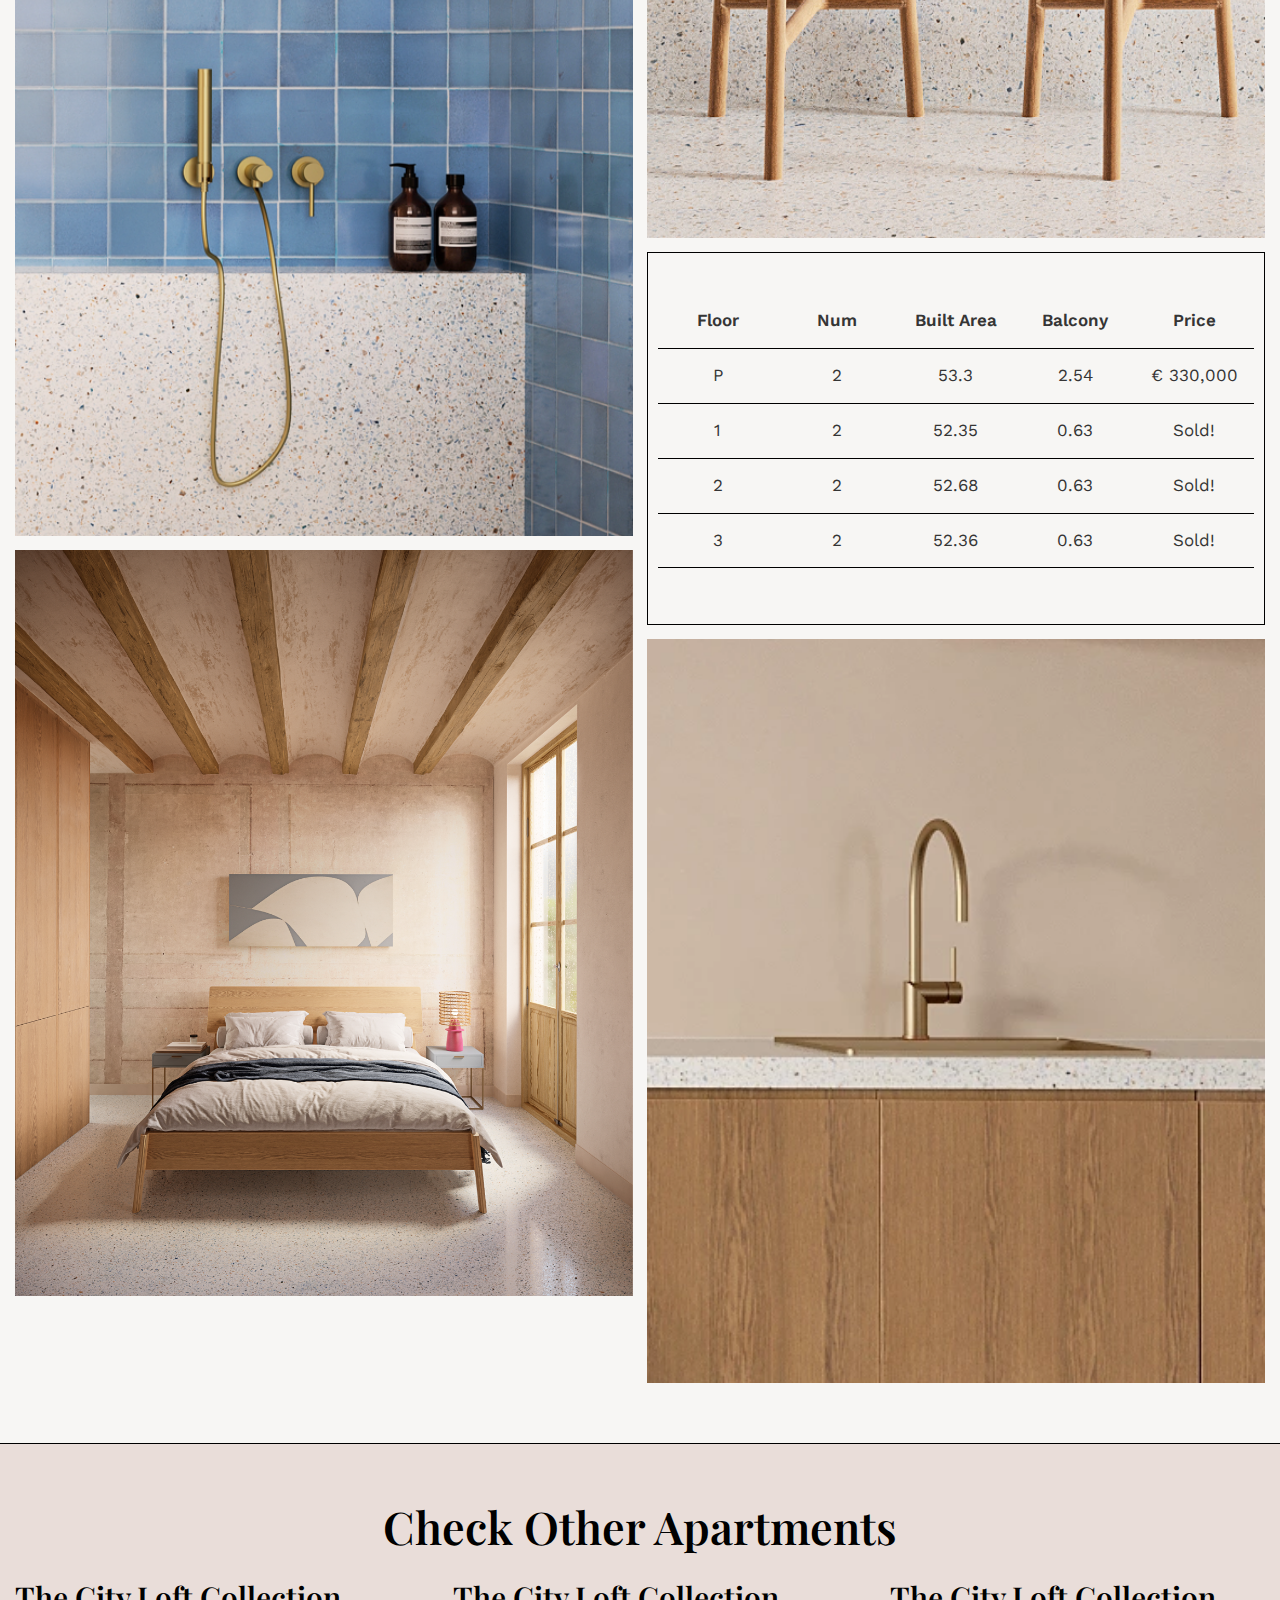
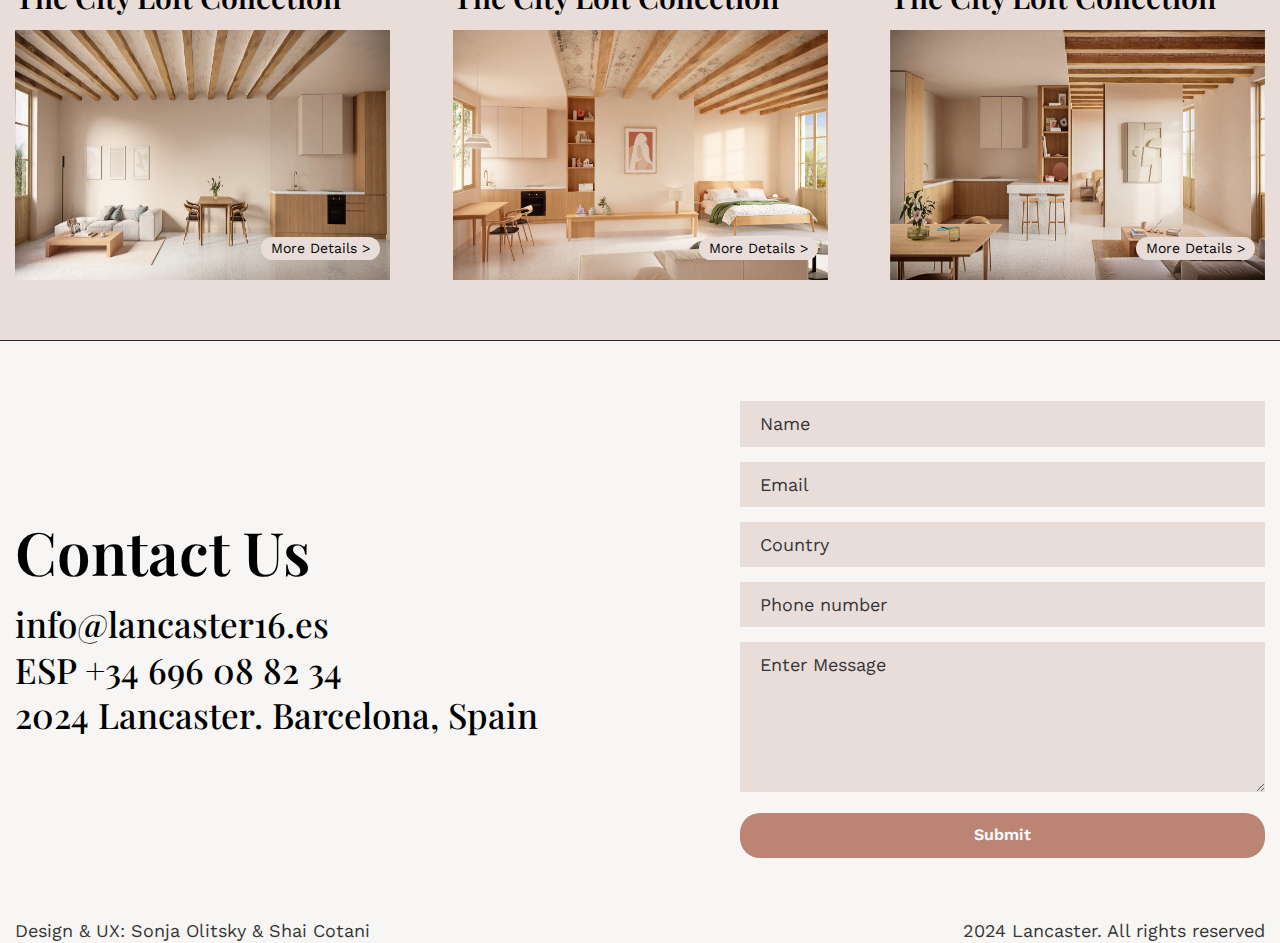
<file: dist/dist/description.html>
<!DOCTYPE html>
<html>

<head>
	<meta charset="utf-8">
	<!-- <base href="/"> -->
	<title>Про нас сторінка</title>
	<meta name="description" content="Lancaster 16-18">
	<meta name="viewport" content="width=device-width, initial-scale=1.0, minimum-scale=1.0, maximum-scale=1.0, user-scalable=no">
	<link rel="icon" href="images/favicon.png">
	<link rel="stylesheet" href="https://cdn.jsdelivr.net/npm/swiper@11/swiper-bundle.min.css" />
	<meta property="og:image" content="images/dist/preview.jpg">
	<link rel="stylesheet" href="css/app.min.css">
	<script src="js/app.min.js"></script>
	<script src="https://cdn.jsdelivr.net/npm/swiper@11/swiper-bundle.min.js"></script>
	
</head>

<body>

	<header class="header">
		<div class="header__line">
			<div class="header__line_container">
				<a href="#" class="header__btn">
					<?xml version="1.0" ?><svg height="56.6934px" id="Layer_1" style="enable-background:new 0 0 56.6934 56.6934;" version="1.1" viewBox="0 0 56.6934 56.6934" width="56.6934px" xml:space="preserve" xmlns="http://www.w3.org/2000/svg" xmlns:xlink="http://www.w3.org/1999/xlink"><g><path d="M29.7518,16.1734c-6.7766,0-12.2879,5.5108-12.2905,12.2844c-0.001,2.3214,0.6486,4.5821,1.8783,6.5381l0.2922,0.4648   l-1.2411,4.5334l4.6498-1.2197l0.4485,0.2662c1.8863,1.1193,4.0485,1.7116,6.2529,1.7125h0.005   c6.7715,0,12.2826-5.5113,12.2853-12.2855c0.0013-3.2826-1.2754-6.3693-3.5948-8.6915   C36.1179,17.4541,33.0332,16.1744,29.7518,16.1734z M36.9781,33.7399c-0.3077,0.8626-1.7833,1.65-2.4929,1.756   c-0.6364,0.0952-1.4415,0.1348-2.3262-0.1463c-0.5364-0.1702-1.2243-0.3975-2.1055-0.778   c-3.7049-1.5998-6.1246-5.3301-6.3092-5.5767c-0.1846-0.2464-1.5081-2.0026-1.5081-3.8206c0-1.8177,0.9542-2.7113,1.2927-3.0811   c0.3384-0.3696,0.7386-0.4621,0.9848-0.4621c0.2462,0,0.4927,0.0023,0.7078,0.013c0.2267,0.0115,0.5312-0.0861,0.8311,0.634   c0.3077,0.7396,1.0463,2.5575,1.1387,2.7424c0.0924,0.1848,0.1539,0.4005,0.0308,0.647c-0.1231,0.2463-0.1846,0.4005-0.3693,0.6161   c-0.1846,0.2157-0.3879,0.4815-0.554,0.647c-0.1849,0.1842-0.3774,0.3841-0.162,0.7537c0.2155,0.3699,0.9567,1.5792,2.0547,2.5586   c1.4106,1.2582,2.6007,1.6482,2.97,1.8331c0.3693,0.185,0.5848,0.1539,0.8002-0.0924c0.2155-0.2465,0.9233-1.0785,1.1695-1.4482   c0.2462-0.3696,0.4924-0.308,0.8309-0.1848c0.3385,0.1234,2.1544,1.0167,2.5237,1.2015c0.3693,0.1849,0.6155,0.2774,0.7078,0.4315   C37.2859,32.1375,37.2859,32.877,36.9781,33.7399z"/><path d="M29.2066,4.3736c-13.5996,0-24.625,11.0234-24.625,24.623s11.0254,24.625,24.625,24.625   c13.5986,0,24.624-11.0254,24.624-24.625S42.8052,4.3736,29.2066,4.3736z M29.747,43.2496   C29.7465,43.2496,29.7473,43.2496,29.747,43.2496h-0.0061c-2.4738-0.0009-4.9047-0.6216-7.0635-1.7991l-7.8357,2.0554l2.097-7.6594   c-1.2935-2.2416-1.9741-4.7843-1.973-7.3895c0.0032-8.1496,6.6341-14.78,14.7812-14.78c3.954,0.0016,7.6653,1.5409,10.4559,4.3348   c2.7907,2.7938,4.3268,6.5074,4.3253,10.457C44.5246,36.6185,37.8933,43.2496,29.747,43.2496z"/></g></svg>
					+34 696 08 82 34
				</a>
			</div>
		</div>
		<div class="header__container container">

			<div class="header__main">

				<a href="/" class="header__logo">
					Lancaster 16-18 
				</a>

				<nav class="header__nav">
					<ul>
						<li><a href="apartments.html">Apartments</a></li>
						<li><a href="location.html">Location & Neighborhood</a></li>
						<li><a href="availability.html">Availability</a></li>
						<li><a href="about.html">About us</a></li>
						<li class="header__contact-mb"><a href="contact.html">Contact us</a></li>
					
					</ul>
				</nav>
				<div class="header__contact header__contact-desc">
					<a href="contact.html">Contact us</a>
				</div>

				<button class="hamburger" type="button">
					<span class="hamburger__item"></span>
				</button>

			</div>
		</div>
	</header>

<section class="desc">
	<div class="container desc__container">
		
		<h2 class="title title__desc">The City Loft<br> Collection</h2>
		<div class="desc__content">
			<h3 class="title title__desc-sub">Principal – 3rd Floor</h3>
			<p class="desc__text">Romance and style are the hallmarks of the City Loft Collection. 
				These mid-floor apartments feature street views, and intelligent layout with open kitchens and micro terrazzo bars. The City loft in the first floor has a private balcony overlooking Lancaster street. The price of the apartments varies depending on the story, the ceiling height and the special features in each apartment.
			</p>
		</div>

	</div>
</section>

<section class="show">
	<div class="container show__container">
		<img src="images/dist/desc1.webp" alt="img"></img>
		<div class="show__wrap">
			<div class="show__item"><img src="images/dist/desc2.webp" alt="img"></img></div>
			<div class="show__item"><img src="images/dist/desc4.webp" alt="img"></img></div>
			<div class="show__item"><img src="images/dist/desc3.webp" alt="img"></img></div>
			<div class="show__item"><img src="images/dist/desc5.webp" alt="img"></img></div>
			<div class="show__item">
				<ul class="show__table">
					<li class="show__table-title">
						<p>Floor</p>
						<p>Num</p>
						<p>Built Area</p>
						<p>Balcony</p>
						<p>Price</p>
					</li>
					<li>
						<p>P</p>
						<p>2</p>
						<p>53.3</p>
						<p>2.54</p>
						<p>€ 330,000 </p>
					</li>
					<li>
						<p>1</p>
						<p>2</p>
						<p>52.35</p>
						<p>0.63</p>
						<p>Sold!</p>
					</li>
					<li>
						<p>2</p>
						<p>2</p>
						<p>52.68</p>
						<p>0.63</p>
						<p>Sold!</p>
					</li>
					<li>
						<p>3</p>
						<p>2</p>
						<p>52.36</p>
						<p>0.63</p>
						<p>Sold!</p>
					</li>
				</ul>
			</div>
			<div class="show__item"><img src="images/dist/desc6.webp" alt="img"></img></div>
			
		</div>
	</div>
</section>

<section class="next">
	<div class="container next__container">
		<h2 class="title title__next">Check Other Apartments</h2>
		<div class="apart__card apart__card-next">
			<div class="apart__item apart__item-next">
				<h3 class="title title__apart-card">The City Loft Collection</h3>
				<a href="#" class="apart__btn">More Details ></a>
				<img src="images/dist/apart1.webp" alt="">
			</div>
			<div class="apart__item apart__item-next">
				<h3 class="title title__apart-card">The City Loft Collection</h3>
				<a href="#" class="apart__btn">More Details ></a>
				<img src="images/dist/apart2.webp" alt="">
			</div>
			<div class="apart__item apart__item-next">
				<h3 class="title title__apart-card">The City Loft Collection</h3>
				<a href="#" class="apart__btn">More Details ></a>
				<img src="images/dist/apart3.webp" alt="">
			</div>
	</div>
</section>


<section class="contact" id="contact">
	<div class="contact__container container">

		<div class="contact__info">
			<h2 class="title title__contact">Contact Us</h2>
			<a href="mailto:info@lancaster16.es" class="link__contact">info@lancaster16.es</a>
			<a href="tel:+34696088234" class="link__contact">ESP +34 696 08 82 34</a>
			<a href="#" class="link__contact">2024 Lancaster. Barcelona, Spain </a>
		</div>

		<div class="contact__form">
			<form enctype="multipart/form-data" method="post" target="form_submit_iframe">
				<div class="contact__form-wrap">
					<input class="contact__form-input" type="text" name="Name" placeholder="Name">
				</div>
				<div class="contact__form-wrap">
					<input class="contact__form-input" type="text" name="Email" placeholder="Email">
				</div>
				<div class="contact__form-wrap">
					<input class="contact__form-input" type="text" name="Country" placeholder="Country">
				</div>
				<div class="contact__form-wrap">
					<input class="contact__form-input" type="text" name="Phone number" placeholder="Phone number">
				</div>
				<div class="contact__form-wrap">
					<textarea class="contact__form-input contact__form-textarea" type="textarea" name="Enter Message" placeholder="Enter Message"></textarea>
				</div>
				<button class="contact__form_btn btn" type="submit">Submit</button>
			</form>
		</div>

	</div>
</section>

<div class="copyright container">
	<p class="copyright__text">Design & UX: Sonja Olitsky & Shai Cotani</p>
	<p class="copyright__text">2024 Lancaster. All rights reserved</p>

</div>
</file>
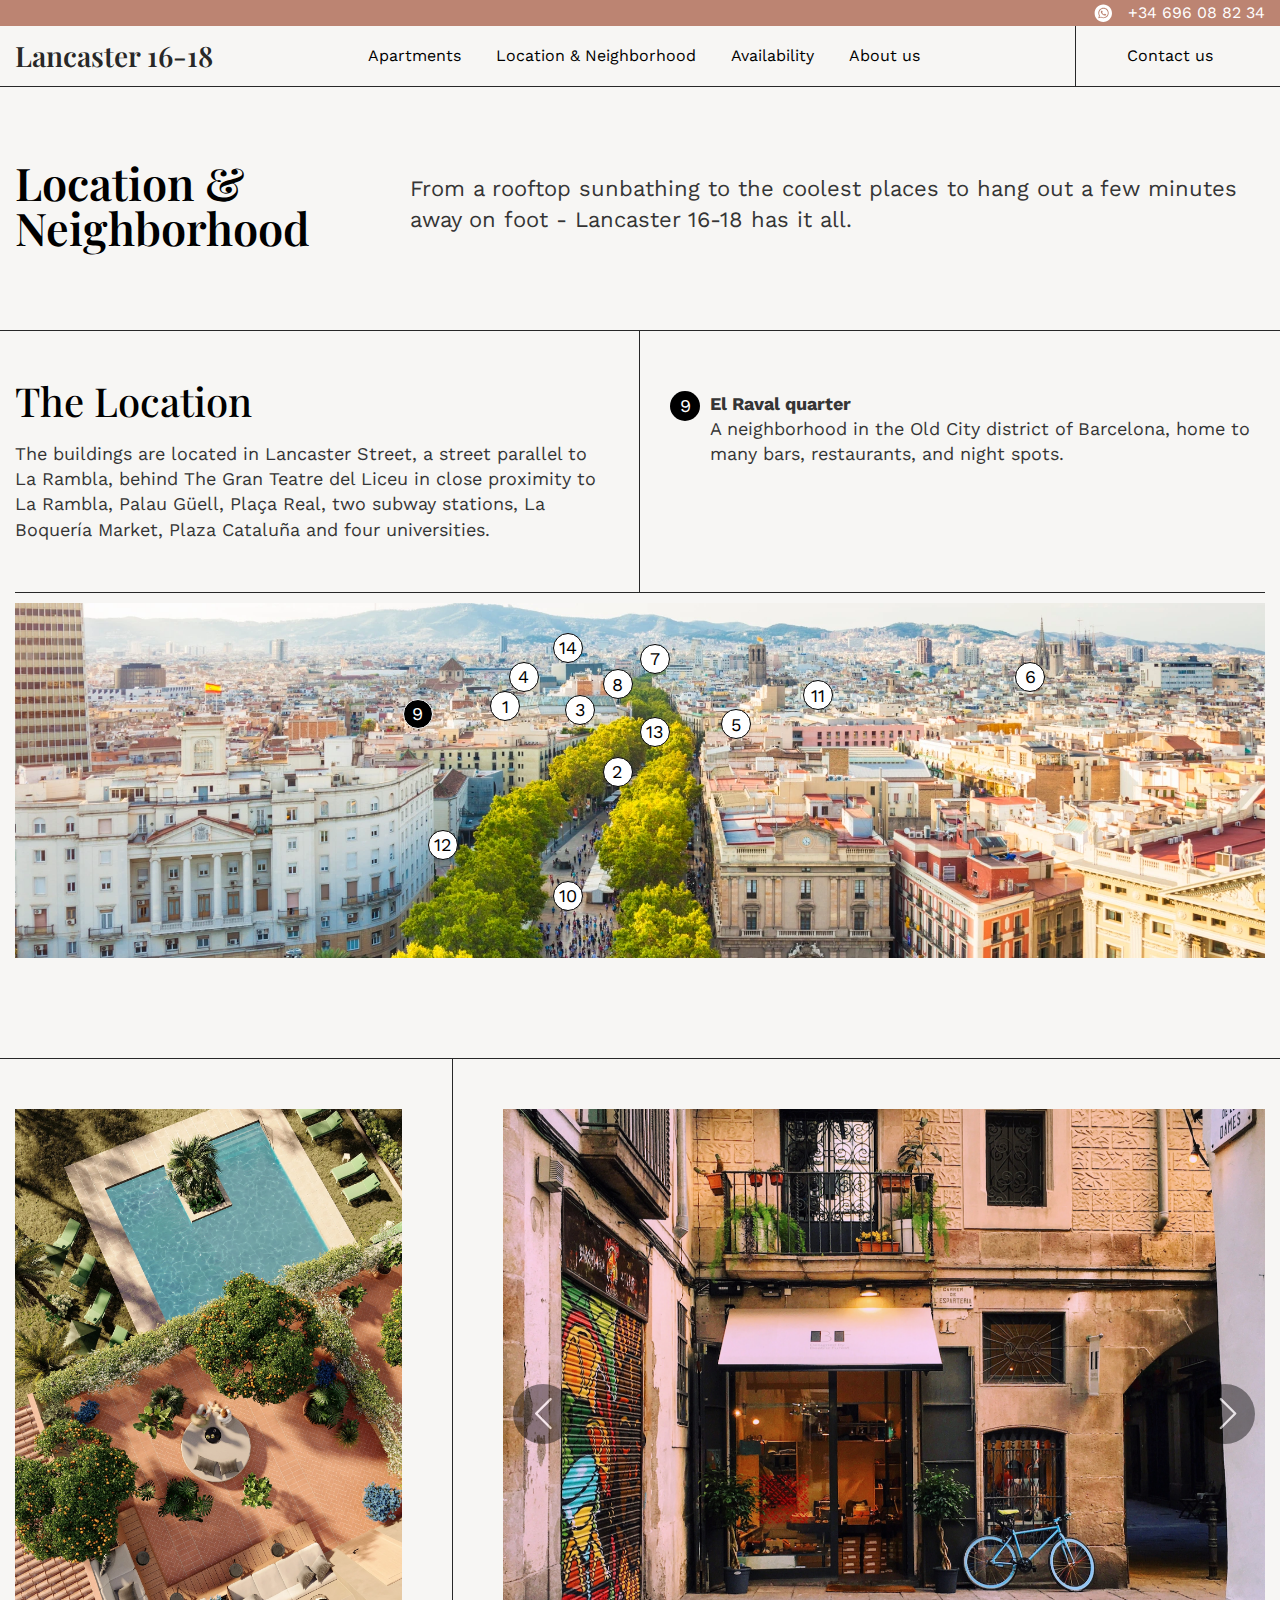
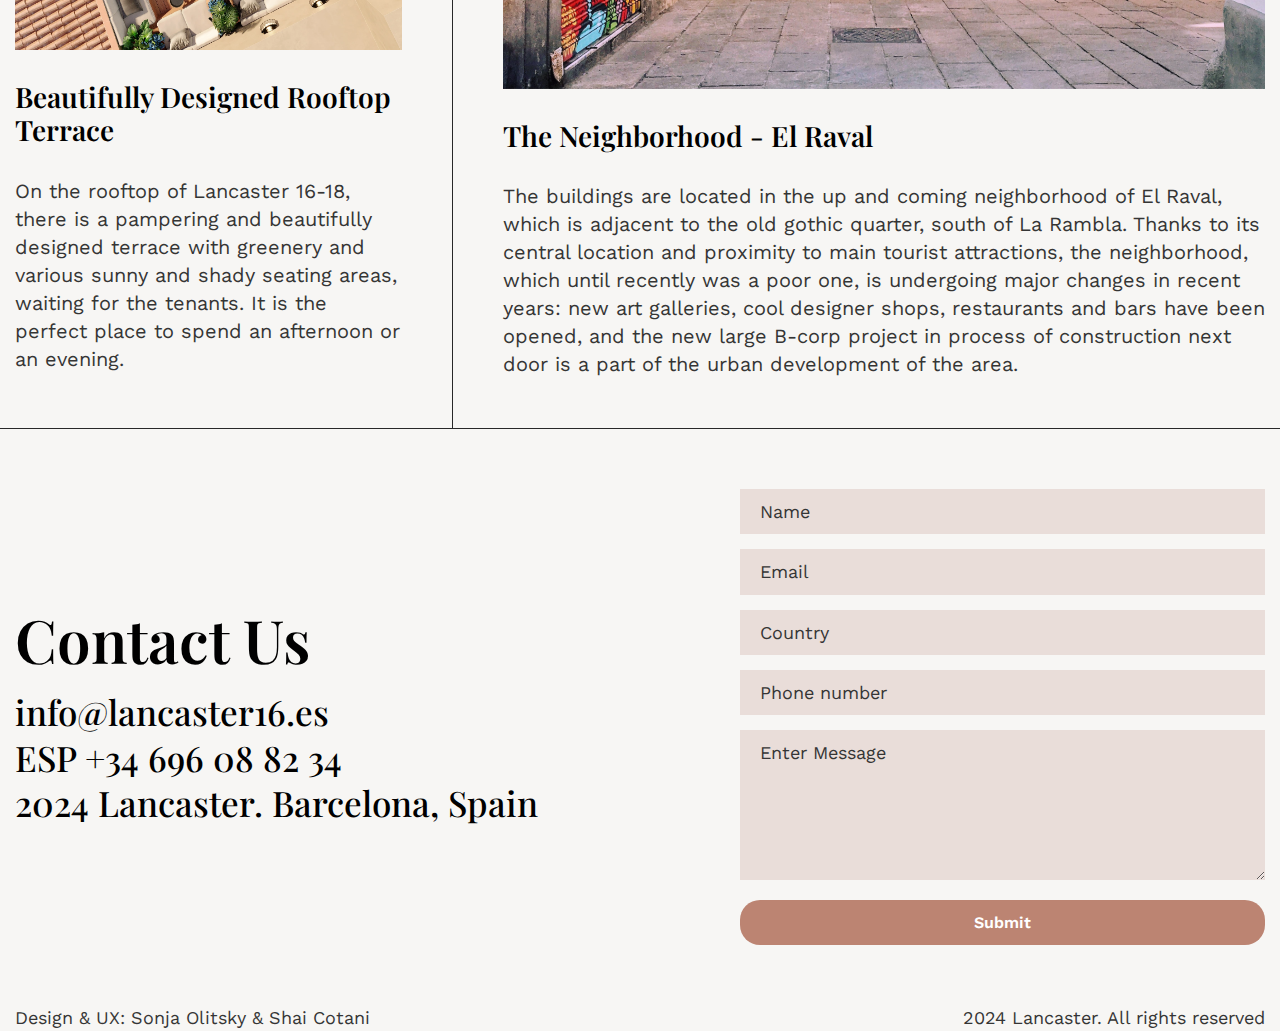
<file: dist/dist/location.html>
<!DOCTYPE html>
<html>

<head>
	<meta charset="utf-8">
	<!-- <base href="/"> -->
	<title>Головна сторінка</title>
	<meta name="description" content="Lancaster 16-18">
	<meta name="viewport" content="width=device-width, initial-scale=1.0, minimum-scale=1.0, maximum-scale=1.0, user-scalable=no">
	<link rel="icon" href="images/favicon.png">
	<link rel="stylesheet" href="https://cdn.jsdelivr.net/npm/swiper@11/swiper-bundle.min.css" />
	<meta property="og:image" content="images/dist/preview.jpg">
	<link rel="stylesheet" href="css/app.min.css">
	<script src="js/app.min.js"></script>
	<script src="https://cdn.jsdelivr.net/npm/swiper@11/swiper-bundle.min.js"></script>
	
</head>

<body>

	<header class="header">
		<div class="header__line">
			<div class="header__line_container">
				<a href="#" class="header__btn">
					<?xml version="1.0" ?><svg height="56.6934px" id="Layer_1" style="enable-background:new 0 0 56.6934 56.6934;" version="1.1" viewBox="0 0 56.6934 56.6934" width="56.6934px" xml:space="preserve" xmlns="http://www.w3.org/2000/svg" xmlns:xlink="http://www.w3.org/1999/xlink"><g><path d="M29.7518,16.1734c-6.7766,0-12.2879,5.5108-12.2905,12.2844c-0.001,2.3214,0.6486,4.5821,1.8783,6.5381l0.2922,0.4648   l-1.2411,4.5334l4.6498-1.2197l0.4485,0.2662c1.8863,1.1193,4.0485,1.7116,6.2529,1.7125h0.005   c6.7715,0,12.2826-5.5113,12.2853-12.2855c0.0013-3.2826-1.2754-6.3693-3.5948-8.6915   C36.1179,17.4541,33.0332,16.1744,29.7518,16.1734z M36.9781,33.7399c-0.3077,0.8626-1.7833,1.65-2.4929,1.756   c-0.6364,0.0952-1.4415,0.1348-2.3262-0.1463c-0.5364-0.1702-1.2243-0.3975-2.1055-0.778   c-3.7049-1.5998-6.1246-5.3301-6.3092-5.5767c-0.1846-0.2464-1.5081-2.0026-1.5081-3.8206c0-1.8177,0.9542-2.7113,1.2927-3.0811   c0.3384-0.3696,0.7386-0.4621,0.9848-0.4621c0.2462,0,0.4927,0.0023,0.7078,0.013c0.2267,0.0115,0.5312-0.0861,0.8311,0.634   c0.3077,0.7396,1.0463,2.5575,1.1387,2.7424c0.0924,0.1848,0.1539,0.4005,0.0308,0.647c-0.1231,0.2463-0.1846,0.4005-0.3693,0.6161   c-0.1846,0.2157-0.3879,0.4815-0.554,0.647c-0.1849,0.1842-0.3774,0.3841-0.162,0.7537c0.2155,0.3699,0.9567,1.5792,2.0547,2.5586   c1.4106,1.2582,2.6007,1.6482,2.97,1.8331c0.3693,0.185,0.5848,0.1539,0.8002-0.0924c0.2155-0.2465,0.9233-1.0785,1.1695-1.4482   c0.2462-0.3696,0.4924-0.308,0.8309-0.1848c0.3385,0.1234,2.1544,1.0167,2.5237,1.2015c0.3693,0.1849,0.6155,0.2774,0.7078,0.4315   C37.2859,32.1375,37.2859,32.877,36.9781,33.7399z"/><path d="M29.2066,4.3736c-13.5996,0-24.625,11.0234-24.625,24.623s11.0254,24.625,24.625,24.625   c13.5986,0,24.624-11.0254,24.624-24.625S42.8052,4.3736,29.2066,4.3736z M29.747,43.2496   C29.7465,43.2496,29.7473,43.2496,29.747,43.2496h-0.0061c-2.4738-0.0009-4.9047-0.6216-7.0635-1.7991l-7.8357,2.0554l2.097-7.6594   c-1.2935-2.2416-1.9741-4.7843-1.973-7.3895c0.0032-8.1496,6.6341-14.78,14.7812-14.78c3.954,0.0016,7.6653,1.5409,10.4559,4.3348   c2.7907,2.7938,4.3268,6.5074,4.3253,10.457C44.5246,36.6185,37.8933,43.2496,29.747,43.2496z"/></g></svg>
					+34 696 08 82 34
				</a>
			</div>
		</div>
		<div class="header__container container">

			<div class="header__main">

				<a href="/" class="header__logo">
					Lancaster 16-18 
				</a>

				<nav class="header__nav">
					<ul>
						<li><a href="apartments.html">Apartments</a></li>
						<li><a href="location.html">Location & Neighborhood</a></li>
						<li><a href="availability.html">Availability</a></li>
						<li><a href="about.html">About us</a></li>
						<li class="header__contact-mb"><a href="contact.html">Contact us</a></li>
					
					</ul>
				</nav>
				<div class="header__contact header__contact-desc">
					<a href="contact.html">Contact us</a>
				</div>

				<button class="hamburger" type="button">
					<span class="hamburger__item"></span>
				</button>

			</div>
		</div>
	</header>


<section class="neighbor-text" id="about">
	<div class="neighbor-text__container container">
		<div class="neighbor-text__text">
			<h2 class="title title__neighbor title__neighbor-page">Location & <br>Neighborhood</h2>
			<p class="neighbor-text__subtitle">From a rooftop sunbathing to the coolest places to hang out a few minutes away on foot - 
				Lancaster 16-18 has it all.
			</p>
		</div>

	</div>
</section>

<section class="location location__page">
	<div class="container location__container">

		<div class="location__content location__content-page">
			
			<div class="location__info">
				<h2 class="title title__location">The Location</h2>
				<p class="location__text">
					The buildings are located in Lancaster Street, a street parallel to La Rambla, behind The Gran Teatre del Liceu in close proximity to La Rambla, Palau Güell, Plaça Real, two subway stations, La Boquería Market, Plaza Cataluña and four universities.
				</p>
			</div>
			<img src="images/dist/location__mobile2.png" alt="" class="location__img-mobile">

			
			<div class="location__fade tabs__list location__fade-wrap">
				<div class="location__fade-item location__fade-page">
					<span class="location__number">1</span>
					<p class="location__text">
						<span class="location__text-acent">Lancaster 16 - 18</span>
					</p>
				</div>
				<div class="location__fade-item location__fade-page ">
					<span class="location__number">2</span>
					<p class="location__text">
						<span class="location__text-acent">La Ramblas </span>
						2 minutes walk<br>The most famous pedestrian boulevard in Barcelona, connecting the Plaça de Catalunya with the Christopher Columbus Monument at Port Vell.
					</p>
				</div>
				<div class="location__fade-item location__fade-page">
					<span class="location__number">3</span>
					<p class="location__text">
						<span class="location__text-acent">Principale theater </span>
						1 minute walk.<br>The oldest theatre in Barcelona,<br>founded in 1579.
					</p>
				</div>
				<div class="location__fade-item location__fade-page">
					<span class="location__number">4</span>
					<p class="location__text">
						<span class="location__text-acent">Palacio Güell  </span>
						2 minutes walk.<br>A mansion designed by the architect Antoni Gaudí for the industrial tycoon Eusebi Güell, and was declared a UNESCO World Heritage Site.
					</p>
				</div>
				<div class="location__fade-item location__fade-page">
					<span class="location__number">5</span>
					<p class="location__text">
						<span class="location__text-acent">Plaça Reial </span>
						3 minutes walk.<br>A square in the Gothic quarter, which is a popular tourist attraction, especially at night. hosting many restaurants and some of the city's most famous nightclubs.
					</p>
				</div>
				<div class="location__fade-item location__fade-page">
					<span class="location__number">6</span>
					<p class="location__text">
						<span class="location__text-acent">Catedral de Barcelona</span>
						12 minutes walk.<br>The Gothic cathedral and seat of the Archbishop of Barcelona, constructed from the thirteenth to fifteenth centuries.
					</p>
				</div>
				<div class="location__fade-item location__fade-page">
					<span class="location__number">7</span>
					<p class="location__text">
						<span class="location__text-acent">Plaça de Catalunya</span>
						14 minutes walk.<br>A large square in central Barcelona that is generally considered to be both its city centre and the place where the old city and the 19th century-built Eixample meet.
					</p>
				</div>
				<div class="location__fade-item location__fade-page">
					<span class="location__number">8</span>
					<p class="location__text">
						<span class="location__text-acent">Mercado de La Boqueria</span>
						7 minutes walk.<br>A large public market in the Old City district of Barcelona, and one of the city's foremost tourist landmarks offering diverse selection of goods.
					</p>
				</div>
				<div class="location__fade-item location__fade-page">
					<span class="location__number">9</span>
					<p class="location__text">
						<span class="location__text-acent">El Raval quarter</span>
						A neighborhood in the Old City district of Barcelona, home to many bars, restaurants, and night spots.
					</p>
				</div>
				<div class="location__fade-item location__fade-page">
					<span class="location__number">10</span>
					<p class="location__text">
						<span class="location__text-acent">Estatua de Colón </span>
						5 minutes walk.<br>A 60 m tall monument to Christopher Columbus at the lower end of La Rambla, in honor of Columbus' first voyage to the Americas.
					</p>
				</div>
				<div class="location__fade-item location__fade-page">
					<span class="location__number">11</span>
					<p class="location__text">
						<span class="location__text-acent">Barrio Gótico </span>
						4 minutes walk.<br>The quarter encompasses the oldest parts of the city of Barcelona. The medieval Jewish quarter, is located within this area.
					</p>
				</div>
				<div class="location__fade-item location__fade-page">
					<span class="location__number">12</span>
					<p class="location__text">
						<span class="location__text-acent">Drassanes metro station </span>
						3 minutes walk.<br>One of the network's closest stations to the sea, and is served by Barcelona Metro line L3 (green).
					</p>
				</div>
				<div class="location__fade-item location__fade-page">
					<span class="location__number">13</span>
					<p class="location__text">
						<span class="location__text-acent">Liceu metro station </span>
						6 minutes walk.<br>The station is served by Barcelona Metro line L3 (green).
					</p>
				</div>
				<div class="location__fade-item location__fade-page">
					<span class="location__number">14</span>
					<p class="location__text">
						<span class="location__text-acent">MCBA </span>
						14 minutes walk.<br>The Barcelona Museum of Contemporary Art.
					</p>
				</div>
			</div>

		</div>

		<div class="location__img">
			<img src="images/dist/location__img.webp" alt="" class="location__img-desc">

			<div class="location__point-wrap">
				<span class="location__number location__point location__point-one tabs__wrap">1</span>
				<span class="location__number location__point location__point-two tabs__wrap">2</span>
				<span class="location__number location__point location__point-three tabs__wrap">3</span>
				<span class="location__number location__point location__point-four tabs__wrap">4</span>
				<span class="location__number location__point location__point-five tabs__wrap">5</span>
				<span class="location__number location__point location__point-six tabs__wrap">6</span>
				<span class="location__number location__point location__point-seven tabs__wrap">7</span>
				<span class="location__number location__point location__point-eight tabs__wrap">8</span>
				<span class="location__number location__point location__point-nine tabs__wrap">9</span>
				<span class="location__number location__point location__point-ten tabs__wrap">10</span>
				<span class="location__number location__point location__point-eleven tabs__wrap">11</span>
				<span class="location__number location__point location__point-twalve tabs__wrap">12</span>
				<span class="location__number location__point location__point-thertean tabs__wrap">13</span>
				<span class="location__number location__point location__point-fourtean tabs__wrap">14</span>
			</div>
		</div>

	</div>
</section>

<section class="neighbor">
	<div class="container neighbor__container">
		<div class="neighbor__content">
			<div class="neighbor__left">
				<img src="images/dist/neighbor.webp" alt="">
				<h3 class="title title__neighbor">Beautifully Designed Rooftop Terrace</h3>
				<p class="neighbor__subtitle">On the rooftop of Lancaster 16-18, there is a pampering and beautifully designed terrace with greenery and various sunny and shady seating areas, waiting for the tenants. It is the perfect place to spend an afternoon or an evening.</p>
			</div>
			<div class="neighbor__right">
				<div class="swiper neighbor__slider">
					<div class="swiper-wrapper">
		
						<div class="swiper-slide neighbor__block">
							<img src="images/dist/neighbor__slide1.webp" alt="">
						</div>
						<div class="swiper-slide neighbor__block">
							<img src="images/dist/neighbor__slide2.webp" alt="">
						</div>
						<div class="swiper-slide neighbor__block">
							<img src="images/dist/neighbor__slide3.webp" alt="">
						</div>
					</div>
					<div class="neighbor__next"><img src="images/dist/arrow-right.svg" alt=""></div>
					<div class="neighbor__prev"><img src="images/dist/arrow-left.svg" alt=""></div>
		
				</div>
				<h3 class="title title__neighbor">The Neighborhood - El Raval</h3>
				<p class="neighbor__subtitle">The buildings are located in the up and coming neighborhood of El Raval, which is adjacent to the old gothic quarter, south of La Rambla. Thanks to its central location and proximity to main tourist attractions, the neighborhood, which until recently was a poor one, is undergoing major changes in recent years: new art galleries, cool designer shops, restaurants and bars have been opened, and the new large B-corp project in process of construction next door is a part of the urban development of the area.</p>
			</div>
		</div>

	</div>
</section>




<section class="contact" id="contact">
	<div class="contact__container container">

		<div class="contact__info">
			<h2 class="title title__contact">Contact Us</h2>
			<a href="mailto:info@lancaster16.es" class="link__contact">info@lancaster16.es</a>
			<a href="tel:+34696088234" class="link__contact">ESP +34 696 08 82 34</a>
			<a href="#" class="link__contact">2024 Lancaster. Barcelona, Spain </a>
		</div>

		<div class="contact__form">
			<form enctype="multipart/form-data" method="post" target="form_submit_iframe">
				<div class="contact__form-wrap">
					<input class="contact__form-input" type="text" name="Name" placeholder="Name">
				</div>
				<div class="contact__form-wrap">
					<input class="contact__form-input" type="text" name="Email" placeholder="Email">
				</div>
				<div class="contact__form-wrap">
					<input class="contact__form-input" type="text" name="Country" placeholder="Country">
				</div>
				<div class="contact__form-wrap">
					<input class="contact__form-input" type="text" name="Phone number" placeholder="Phone number">
				</div>
				<div class="contact__form-wrap">
					<textarea class="contact__form-input contact__form-textarea" type="textarea" name="Enter Message" placeholder="Enter Message"></textarea>
				</div>
				<button class="contact__form_btn btn" type="submit">Submit</button>
			</form>
		</div>

	</div>
</section>

<div class="copyright container">
	<p class="copyright__text">Design & UX: Sonja Olitsky & Shai Cotani</p>
	<p class="copyright__text">2024 Lancaster. All rights reserved</p>

</div>
</file>
<file: dist/dist/css/app.min.css>
:root,[data-bs-theme=light]{--bs-blue:#0d6efd;--bs-indigo:#6610f2;--bs-purple:#6f42c1;--bs-pink:#d63384;--bs-red:#dc3545;--bs-orange:#fd7e14;--bs-yellow:#ffc107;--bs-green:#198754;--bs-teal:#20c997;--bs-cyan:#0dcaf0;--bs-black:#000;--bs-white:#fff;--bs-gray:#6c757d;--bs-gray-dark:#343a40;--bs-gray-100:#f8f9fa;--bs-gray-200:#e9ecef;--bs-gray-300:#dee2e6;--bs-gray-400:#ced4da;--bs-gray-500:#adb5bd;--bs-gray-600:#6c757d;--bs-gray-700:#495057;--bs-gray-800:#343a40;--bs-gray-900:#212529;--bs-primary:#0d6efd;--bs-secondary:#6c757d;--bs-success:#198754;--bs-info:#0dcaf0;--bs-warning:#ffc107;--bs-danger:#dc3545;--bs-light:#f8f9fa;--bs-dark:#212529;--bs-primary-rgb:13,110,253;--bs-secondary-rgb:108,117,125;--bs-success-rgb:25,135,84;--bs-info-rgb:13,202,240;--bs-warning-rgb:255,193,7;--bs-danger-rgb:220,53,69;--bs-light-rgb:248,249,250;--bs-dark-rgb:33,37,41;--bs-primary-text-emphasis:#052c65;--bs-secondary-text-emphasis:#2b2f32;--bs-success-text-emphasis:#0a3622;--bs-info-text-emphasis:#055160;--bs-warning-text-emphasis:#664d03;--bs-danger-text-emphasis:#58151c;--bs-light-text-emphasis:#495057;--bs-dark-text-emphasis:#495057;--bs-primary-bg-subtle:#cfe2ff;--bs-secondary-bg-subtle:#e2e3e5;--bs-success-bg-subtle:#d1e7dd;--bs-info-bg-subtle:#cff4fc;--bs-warning-bg-subtle:#fff3cd;--bs-danger-bg-subtle:#f8d7da;--bs-light-bg-subtle:#fcfcfd;--bs-dark-bg-subtle:#ced4da;--bs-primary-border-subtle:#9ec5fe;--bs-secondary-border-subtle:#c4c8cb;--bs-success-border-subtle:#a3cfbb;--bs-info-border-subtle:#9eeaf9;--bs-warning-border-subtle:#ffe69c;--bs-danger-border-subtle:#f1aeb5;--bs-light-border-subtle:#e9ecef;--bs-dark-border-subtle:#adb5bd;--bs-white-rgb:255,255,255;--bs-black-rgb:0,0,0;--bs-font-sans-serif:system-ui,-apple-system,"Segoe UI",Roboto,"Helvetica Neue","Noto Sans","Liberation Sans",Arial,sans-serif,"Apple Color Emoji","Segoe UI Emoji","Segoe UI Symbol","Noto Color Emoji";--bs-font-monospace:SFMono-Regular,Menlo,Monaco,Consolas,"Liberation Mono","Courier New",monospace;--bs-gradient:linear-gradient(180deg,hsla(0,0%,100%,.15),hsla(0,0%,100%,0));--bs-body-font-family:var(--bs-font-sans-serif);--bs-body-font-size:1rem;--bs-body-font-weight:400;--bs-body-line-height:1.5;--bs-body-color:#212529;--bs-body-color-rgb:33,37,41;--bs-body-bg:#fff;--bs-body-bg-rgb:255,255,255;--bs-emphasis-color:#000;--bs-emphasis-color-rgb:0,0,0;--bs-secondary-color:rgba(33,37,41,.75);--bs-secondary-color-rgb:33,37,41;--bs-secondary-bg:#e9ecef;--bs-secondary-bg-rgb:233,236,239;--bs-tertiary-color:rgba(33,37,41,.5);--bs-tertiary-color-rgb:33,37,41;--bs-tertiary-bg:#f8f9fa;--bs-tertiary-bg-rgb:248,249,250;--bs-heading-color:inherit;--bs-link-color:#0d6efd;--bs-link-color-rgb:13,110,253;--bs-link-decoration:underline;--bs-link-hover-color:#0a58ca;--bs-link-hover-color-rgb:10,88,202;--bs-code-color:#d63384;--bs-highlight-color:#212529;--bs-highlight-bg:#fff3cd;--bs-border-width:1px;--bs-border-style:solid;--bs-border-color:#dee2e6;--bs-border-color-translucent:rgba(0,0,0,.175);--bs-border-radius:0.375rem;--bs-border-radius-sm:0.25rem;--bs-border-radius-lg:0.5rem;--bs-border-radius-xl:1rem;--bs-border-radius-xxl:2rem;--bs-border-radius-2xl:var(--bs-border-radius-xxl);--bs-border-radius-pill:50rem;--bs-box-shadow:0 0.5rem 1rem rgba(0,0,0,.15);--bs-box-shadow-sm:0 0.125rem 0.25rem rgba(0,0,0,.075);--bs-box-shadow-lg:0 1rem 3rem rgba(0,0,0,.175);--bs-box-shadow-inset:inset 0 1px 2px rgba(0,0,0,.075);--bs-focus-ring-width:0.25rem;--bs-focus-ring-opacity:0.25;--bs-focus-ring-color:rgba(13,110,253,.25);--bs-form-valid-color:#198754;--bs-form-valid-border-color:#198754;--bs-form-invalid-color:#dc3545;--bs-form-invalid-border-color:#dc3545}[data-bs-theme=dark]{--bs-body-color:#dee2e6;--bs-body-color-rgb:222,226,230;--bs-body-bg:#212529;--bs-body-bg-rgb:33,37,41;--bs-emphasis-color:#fff;--bs-emphasis-color-rgb:255,255,255;--bs-secondary-color:rgba(222,226,230,.75);--bs-secondary-color-rgb:222,226,230;--bs-secondary-bg:#343a40;--bs-secondary-bg-rgb:52,58,64;--bs-tertiary-color:rgba(222,226,230,.5);--bs-tertiary-color-rgb:222,226,230;--bs-tertiary-bg:#2b3035;--bs-tertiary-bg-rgb:43,48,53;--bs-primary-text-emphasis:#6ea8fe;--bs-secondary-text-emphasis:#a7acb1;--bs-success-text-emphasis:#75b798;--bs-info-text-emphasis:#6edff6;--bs-warning-text-emphasis:#ffda6a;--bs-danger-text-emphasis:#ea868f;--bs-light-text-emphasis:#f8f9fa;--bs-dark-text-emphasis:#dee2e6;--bs-primary-bg-subtle:#031633;--bs-secondary-bg-subtle:#161719;--bs-success-bg-subtle:#051b11;--bs-info-bg-subtle:#032830;--bs-warning-bg-subtle:#332701;--bs-danger-bg-subtle:#2c0b0e;--bs-light-bg-subtle:#343a40;--bs-dark-bg-subtle:#1a1d20;--bs-primary-border-subtle:#084298;--bs-secondary-border-subtle:#41464b;--bs-success-border-subtle:#0f5132;--bs-info-border-subtle:#087990;--bs-warning-border-subtle:#997404;--bs-danger-border-subtle:#842029;--bs-light-border-subtle:#495057;--bs-dark-border-subtle:#343a40;--bs-heading-color:inherit;--bs-link-color:#6ea8fe;--bs-link-hover-color:#8bb9fe;--bs-link-color-rgb:110,168,254;--bs-link-hover-color-rgb:139,185,254;--bs-code-color:#e685b5;--bs-highlight-color:#dee2e6;--bs-highlight-bg:#664d03;--bs-border-color:#495057;--bs-border-color-translucent:hsla(0,0%,100%,.15);--bs-form-valid-color:#75b798;--bs-form-valid-border-color:#75b798;--bs-form-invalid-color:#ea868f;--bs-form-invalid-border-color:#ea868f;color-scheme:dark}*,:after,:before{-webkit-box-sizing:border-box;box-sizing:border-box}@media (prefers-reduced-motion:no-preference){:root{scroll-behavior:smooth}}body{-webkit-text-size-adjust:100%;-webkit-tap-highlight-color:rgba(0,0,0,0);background-color:var(--bs-body-bg);color:var(--bs-body-color);font-family:var(--bs-body-font-family);font-size:var(--bs-body-font-size);font-weight:var(--bs-body-font-weight);line-height:var(--bs-body-line-height);margin:0;text-align:var(--bs-body-text-align)}hr{border:0;border-top:var(--bs-border-width) solid;color:inherit;margin:1rem 0;opacity:.25}h1,h2,h3,h4,h5,h6{color:var(--bs-heading-color);font-weight:500;margin-bottom:.5rem;margin-top:0}h1{font-size:calc(1.375rem + 1.5vw)}@media (min-width:1200px){h1{font-size:2.5rem}}h2{font-size:calc(1.325rem + .9vw)}@media (min-width:1200px){h2{font-size:2rem}}h3{font-size:calc(1.3rem + .6vw)}@media (min-width:1200px){h3{font-size:1.75rem}}h4{font-size:calc(1.275rem + .3vw)}@media (min-width:1200px){h4{font-size:1.5rem}}h5{font-size:1.25rem}h6{font-size:1rem}p{margin-bottom:1rem;margin-top:0}abbr[title]{cursor:help;-webkit-text-decoration:underline dotted;text-decoration:underline dotted;-webkit-text-decoration-skip-ink:none;text-decoration-skip-ink:none}address{font-style:normal;line-height:inherit;margin-bottom:1rem}ol,ul{padding-left:2rem}dl,ol,ul{margin-bottom:1rem;margin-top:0}ol ol,ol ul,ul ol,ul ul{margin-bottom:0}dt{font-weight:700}dd{margin-bottom:.5rem;margin-left:0}blockquote{margin:0 0 1rem}b,strong{font-weight:bolder}small{font-size:.875em}mark{background-color:var(--bs-highlight-bg);color:var(--bs-highlight-color);padding:.1875em}sub,sup{font-size:.75em;line-height:0;position:relative;vertical-align:baseline}sub{bottom:-.25em}sup{top:-.5em}a{color:rgba(var(--bs-link-color-rgb),var(--bs-link-opacity,1));text-decoration:underline}a:hover{--bs-link-color-rgb:var(--bs-link-hover-color-rgb)}a:not([href]):not([class]),a:not([href]):not([class]):hover{color:inherit;text-decoration:none}code,kbd,pre,samp{font-family:var(--bs-font-monospace);font-size:1em}pre{display:block;font-size:.875em;margin-bottom:1rem;margin-top:0;overflow:auto}pre code{color:inherit;font-size:inherit;word-break:normal}code{word-wrap:break-word;color:var(--bs-code-color);font-size:.875em}a>code{color:inherit}kbd{background-color:var(--bs-body-color);border-radius:.25rem;color:var(--bs-body-bg);font-size:.875em;padding:.1875rem .375rem}kbd kbd{font-size:1em;padding:0}figure{margin:0 0 1rem}img,svg{vertical-align:middle}table{border-collapse:collapse;caption-side:bottom}caption{color:var(--bs-secondary-color);padding-bottom:.5rem;padding-top:.5rem;text-align:left}th{text-align:inherit;text-align:-webkit-match-parent}tbody,td,tfoot,th,thead,tr{border:0 solid;border-color:inherit}label{display:inline-block}button{border-radius:0}button:focus:not(:focus-visible){outline:0}button,input,optgroup,select,textarea{font-family:inherit;font-size:inherit;line-height:inherit;margin:0}button,select{text-transform:none}[role=button]{cursor:pointer}select{word-wrap:normal}select:disabled{opacity:1}[list]:not([type=date]):not([type=datetime-local]):not([type=month]):not([type=week]):not([type=time])::-webkit-calendar-picker-indicator{display:none!important}[type=button],[type=reset],[type=submit],button{-webkit-appearance:button}[type=button]:not(:disabled),[type=reset]:not(:disabled),[type=submit]:not(:disabled),button:not(:disabled){cursor:pointer}::-moz-focus-inner{border-style:none;padding:0}textarea{resize:vertical}fieldset{border:0;margin:0;min-width:0;padding:0}legend{float:left;font-size:calc(1.275rem + .3vw);line-height:inherit;margin-bottom:.5rem;padding:0;width:100%}@media (min-width:1200px){legend{font-size:1.5rem}}legend+*{clear:left}::-webkit-datetime-edit-day-field,::-webkit-datetime-edit-fields-wrapper,::-webkit-datetime-edit-hour-field,::-webkit-datetime-edit-minute,::-webkit-datetime-edit-month-field,::-webkit-datetime-edit-text,::-webkit-datetime-edit-year-field{padding:0}::-webkit-inner-spin-button{height:auto}[type=search]{-webkit-appearance:textfield;outline-offset:-2px}::-webkit-search-decoration{-webkit-appearance:none}::-webkit-color-swatch-wrapper{padding:0}::-webkit-file-upload-button{-webkit-appearance:button;font:inherit}::file-selector-button{-webkit-appearance:button;font:inherit}output{display:inline-block}iframe{border:0}summary{cursor:pointer;display:list-item}progress{vertical-align:baseline}[hidden]{display:none!important}@font-face{font-display:swap;font-family:Playfair;font-style:normal;font-weight:700;src:url(../fonts/PlayfairDisplay-Bold.woff2) format("woff2")}@font-face{font-display:swap;font-family:Playfair;font-style:normal;font-weight:600;src:url(../fonts/PlayfairDisplay-SemiBold.woff2) format("woff2")}@font-face{font-display:swap;font-family:Playfair;font-style:normal;font-weight:400;src:url(../fonts/PlayfairDisplay-Regular.woff2) format("woff2")}@font-face{font-display:swap;font-family:Playfair;font-style:normal;font-weight:500;src:url(../fonts/PlayfairDisplay-Medium.woff2) format("woff2")}@font-face{font-display:swap;font-family:WorkSans;font-style:normal;font-weight:700;src:url(../fonts/WorkSans-Bold.woff2) format("woff2")}@font-face{font-display:swap;font-family:WorkSans;font-style:normal;font-weight:600;src:url(../fonts/WorkSans-SemiBold.woff2) format("woff2")}@font-face{font-display:swap;font-family:WorkSans;font-style:normal;font-weight:500;src:url(../fonts/WorkSans-Medium.woff2) format("woff2")}@font-face{font-display:swap;font-family:WorkSans;font-style:normal;font-weight:400;src:url(../fonts/WorkSans-Regular.woff2) format("woff2")}body{-webkit-box-orient:vertical;-webkit-box-direction:normal;-webkit-box-pack:justify;-ms-flex-pack:justify;background:#f7f6f4;color:#353535;display:-webkit-box;display:-ms-flexbox;display:flex;-ms-flex-direction:column;flex-direction:column;font-family:WorkSans,sans-serif;font-size:14px;font-weight:400;justify-content:space-between;line-height:1.4;min-height:100vh;min-width:320px;overflow-x:hidden;position:relative}::-moz-selection{background-color:#bc8472;color:#fff}::selection{background-color:#bc8472;color:#fff}::-webkit-input-placeholder{color:#666}::-moz-placeholder{color:#666}:-ms-input-placeholder{color:#666}::-ms-input-placeholder{color:#666}::placeholder{color:#666}h1,h2,h3,h4,h5,h6{font-family:Playfair,sans-serif;font-weight:700;line-height:1.2;margin:0;padding:0}h2{font-size:45px;line-height:1}ul{list-style-type:none;margin:0;padding:0}b,strong{font-weight:700}p{margin:0;padding:0}a,button{-webkit-transition:all .6s;transition:all .6s}a:focus,a:hover,button:focus,button:hover{outline:none;text-decoration:none}a{color:#000;outline:none;text-decoration:none}input,select,textarea{border:1px solid #000;-webkit-box-shadow:none;box-shadow:none;outline:none;-webkit-transition:all .6s;transition:all .6s}input:focus:required:invalid,select:focus:required:invalid,textarea:focus:required:invalid{-webkit-appearance:none;border-color:red;-webkit-box-shadow:none;box-shadow:none;outline:none}input:required:valid,select:required:valid,textarea:required:valid{-webkit-appearance:none;border-color:green;-webkit-box-shadow:none;box-shadow:none;outline:none}input::-webkit-input-placeholder,select::-webkit-input-placeholder,textarea::-webkit-input-placeholder{color:#353535}input::-moz-placeholder,select::-moz-placeholder,textarea::-moz-placeholder{color:#353535}input:-ms-input-placeholder,select:-ms-input-placeholder,textarea:-ms-input-placeholder{color:#353535}input::-ms-input-placeholder,select::-ms-input-placeholder,textarea::-ms-input-placeholder{color:#353535}input::placeholder,select::placeholder,textarea::placeholder{color:#353535}.container{margin:0 auto;max-width:1440px;padding:0 15px;width:100%}@media only screen and (max-width:1200px){.container{max-width:992px}}@media only screen and (max-width:992px){.container{max-width:768px}}@media only screen and (max-width:767px){.container{max-width:576px}}@media only screen and (max-width:576px){.container{max-width:480px}}.btn{-webkit-box-pack:center;-ms-flex-pack:center;-webkit-box-align:center;-ms-flex-align:center;align-items:center;background-color:#212529;border:1px solid #212529;border-radius:20px;color:#fff;display:-webkit-box;display:-ms-flexbox;display:flex;font-size:16px;font-weight:600;height:45px;justify-content:center;max-width:-webkit-fit-content;max-width:-moz-fit-content;max-width:fit-content;padding:0 15px;position:relative}.btn:hover{background:#bc8472;border:1px solid #bc8472;color:#fff}.btn:active{background:#bc8472;border:1px solid #fff;color:#fff}.hamburger{background-color:transparent;border:none;display:none;height:18px;margin-right:15px;outline:none;padding:0;position:relative;-webkit-transition:all .3s;transition:all .3s;width:25px}@media only screen and (max-width:992px){.hamburger{display:-webkit-box;display:-ms-flexbox;display:flex}}@media only screen and (max-width:480px){.hamburger{position:absolute;right:0}}.hamburger:hover span{background-color:#bc8472}.hamburger:hover span:after,.hamburger:hover span:before{background-color:#bc8472}.hamburger__item{background-color:#353535;border-radius:4px;bottom:0;height:2px;position:absolute;right:0;top:50%;-webkit-transition:all .6s;transition:all .6s;width:12px}.hamburger__item:after,.hamburger__item:before{background-color:#353535;content:"";display:block;height:2px;position:absolute;right:0;-webkit-transition:all .6s;transition:all .6s}.hamburger__item:before{top:7px;width:18px}.hamburger__item:after{top:-7px;width:25px}.hamburger--active{z-index:100}.hamburger--active:hover span{background-color:transparent}.hamburger--active:hover span:after,.hamburger--active:hover span:before{background-color:#bc8472}.hamburger--active .hamburger__item{background-color:transparent}.hamburger--active .hamburger__item:before{top:0;-webkit-transform:rotate(45deg);-ms-transform:rotate(45deg);transform:rotate(45deg);width:25px}.hamburger--active .hamburger__item:after{top:0;-webkit-transform:rotate(-45deg);-ms-transform:rotate(-45deg);transform:rotate(-45deg);width:25px}.title{color:#000;font-family:Playfair,sans-serif;font-weight:600}.title__hero{color:#fff;font-size:130px;line-height:1}@media only screen and (max-width:1440px){.title__hero{font-size:85px}}@media only screen and (max-width:767px){.title__hero{font-size:55px}}.title__info{font-size:48px;line-height:1.1}@media only screen and (max-width:1400px){.title__info{font-size:40px}}@media only screen and (max-width:992px){.title__info{font-size:30px}}@media only screen and (max-width:767px){.title__info{font-size:28px;margin-bottom:20px}}.title__apartmens{font-size:35px;font-weight:500;margin-bottom:10px;-webkit-transition:all .6s;transition:all .6s}@media only screen and (max-width:767px){.title__apartmens{font-size:28px}}.title__more{margin-bottom:50px;text-align:center}@media only screen and (max-width:767px){.title__more{font-size:28px;margin-bottom:30px}}.title__location{font-size:48px;font-weight:500;margin-bottom:20px}@media only screen and (max-width:1440px){.title__location{font-size:40px}}@media only screen and (max-width:992px){.title__location{font-size:35px}}@media only screen and (max-width:767px){.title__location{font-size:28px}}.title__action{margin-bottom:20px}@media only screen and (max-width:1200px){.title__action{font-size:35px}}@media only screen and (max-width:767px){.title__action{font-size:28px}}.title__style{font-size:70px;width:50%}@media only screen and (max-width:1440px){.title__style{font-size:55px}}@media only screen and (max-width:1200px){.title__style{font-size:48px}}@media only screen and (max-width:992px){.title__style{width:100%}.title__style br{display:none}}@media only screen and (max-width:767px){.title__style{font-size:28px}}.title__contact{font-size:75px;margin-bottom:20px}@media only screen and (max-width:1440px){.title__contact{font-size:60px}}@media only screen and (max-width:1200px){.title__contact{font-size:48px}}@media only screen and (max-width:992px){.title__contact{font-size:35px}}@media only screen and (max-width:480px){.title__contact{font-size:28px;margin-bottom:10px}}.title__houses{font-size:30px;font-weight:500;margin-bottom:20px}@media only screen and (max-width:1200px){.title__houses{font-size:22px;margin-bottom:15px}}.title__houses span{font-family:WorkSans,sans-serif;font-size:20px;font-weight:400}.title__houses-mb{font-size:35px;margin-bottom:30px}@media only screen and (max-width:767px){.title__houses-mb{font-size:28px;margin-bottom:20px}}.title__houses-mobile{font-size:16px;margin-bottom:10px}.title__houses-mobile span{font-family:WorkSans,sans-serif;font-size:14px;font-weight:400}.title__crypto{font-size:55px;margin-bottom:30px}@media only screen and (max-width:1440px){.title__crypto{font-size:48px}}@media only screen and (max-width:1200px){.title__crypto{font-size:35px}}@media only screen and (max-width:767px){.title__crypto{font-size:28px;margin-bottom:20px}}.title__desc{font-size:55px}@media only screen and (max-width:1440px){.title__desc{font-size:40px}}@media only screen and (max-width:1200px){.title__desc{font-size:35px}}@media only screen and (max-width:992px){.title__desc{margin-bottom:10px;text-align:left;width:100%}.title__desc br{display:none}}.title__desc-sub{font-size:30px;font-weight:400;margin-bottom:30px}@media only screen and (max-width:1200px){.title__desc-sub{font-size:22px}}.title__apart{margin-bottom:20px}@media only screen and (max-width:1200px){.title__apart{font-size:30px}}@media only screen and (max-width:767px){.title__apart{font-size:28px}}.title__apart-card{font-size:30px;margin-bottom:15px}@media only screen and (max-width:992px){.title__apart-card{font-size:24px}}.title__about{margin-bottom:30px}@media only screen and (max-width:1200px){.title__about{font-size:35px;margin-bottom:20px}}@media only screen and (max-width:767px){.title__about{font-size:28px}}.title__neighbor{margin-bottom:30px}@media only screen and (max-width:767px){.title__neighbor br{display:none}}.title__neighbor-page{margin-bottom:0}@media only screen and (max-width:767px){.title__neighbor-page{font-size:28px;margin-bottom:20px}}.title__next{margin-bottom:30px;text-align:center}@media only screen and (max-width:992px){.title__next{font-size:32px}}@media only screen and (max-width:767px){.title__next{font-size:28px}}.header{background-color:#f7f6f4;border-bottom:1px solid #282828;left:0;position:fixed;right:0;top:0;z-index:1000}.header__line{background:#bc8472;padding:2px 0;width:100%}.header__line_container{-webkit-box-pack:end;-ms-flex-pack:end;display:-webkit-box;display:-ms-flexbox;display:flex;justify-content:flex-end;margin:0 auto;max-width:1650px;padding:0 15px;width:100%}@media only screen and (max-width:1200px){.header__line_container{max-width:992px}}@media only screen and (max-width:992px){.header__line_container{max-width:768px}}@media only screen and (max-width:767px){.header__line_container{max-width:576px}}@media only screen and (max-width:576px){.header__line_container{max-width:480px}}.header__main{-webkit-box-align:center;-ms-flex-align:center;-webkit-box-pack:justify;-ms-flex-pack:justify;align-items:center;display:-webkit-box;display:-ms-flexbox;display:flex;-ms-flex-wrap:wrap;flex-wrap:wrap;justify-content:space-between;padding:10px 0;position:relative;width:100%}@media only screen and (max-width:480px){.header__main{-webkit-box-pack:center;-ms-flex-pack:center;justify-content:center}}.header__main:before{background:#f7f6f4;content:"";display:block;height:58px;left:0;position:absolute;right:0;top:0;width:100%;z-index:-1}.header__container{-webkit-box-align:center;-ms-flex-align:center;-webkit-box-orient:vertical;-webkit-box-direction:normal;align-items:center;display:-webkit-box;display:-ms-flexbox;display:flex;-ms-flex-direction:column;flex-direction:column;max-width:1650px}@media only screen and (max-width:1200px){.header__container{max-width:992px}}@media only screen and (max-width:992px){.header__container{max-width:768px}}@media only screen and (max-width:767px){.header__container{max-width:576px}}@media only screen and (max-width:576px){.header__container{max-width:480px}}.header__logo{color:#282828;font-family:Playfair,sans-serif;font-size:40px;font-weight:600;text-decoration:none;-webkit-transition:all .6s;transition:all .6s}.header__logo:hover{color:#bc8472}@media only screen and (max-width:1440px){.header__logo{font-size:28px}}.header__nav{display:-webkit-box;display:-ms-flexbox;display:flex;position:relative;-webkit-transition:all .6s;transition:all .6s}@media only screen and (max-width:992px){.header__nav{background:#f7f6f4;left:0;opacity:0;padding:30px 15px;position:fixed;right:0;top:-100px;visibility:hidden;width:100vw;z-index:-2}}.header__nav ul{display:-webkit-box;display:-ms-flexbox;display:flex;gap:80px}@media only screen and (max-width:1440px){.header__nav ul{gap:35px}}@media only screen and (max-width:1200px){.header__nav ul{gap:25px}}@media only screen and (max-width:992px){.header__nav ul{-webkit-box-orient:vertical;-webkit-box-direction:normal;-ms-flex-direction:column;flex-direction:column;font-family:Playfair,sans-serif;font-weight:600;width:100%}.header__nav ul li{border-bottom:1px solid #282828;padding-bottom:5px}}.header__nav ul a{font-size:17px;text-decoration:none;-webkit-transition:all .6s;transition:all .6s}.header__nav ul a:hover{color:#bc8472}@media only screen and (max-width:1440px){.header__nav ul a{font-size:16px}}@media only screen and (max-width:992px){.header__nav ul a{font-size:22px}}.header__nav--active{opacity:1;top:84px;visibility:visible}.header__nav--active ul{-webkit-box-orient:vertical;-webkit-box-direction:normal;display:-webkit-box;display:-ms-flexbox;display:flex;-ms-flex-direction:column;flex-direction:column}.header__contact{position:relative}.header__contact:before{background:#282828;content:"";height:76px;left:0;position:absolute;top:-25px;width:1px}@media only screen and (max-width:1440px){.header__contact:before{height:61px;top:-19px}}.header__contact-desc{text-align:center;width:190px}@media only screen and (max-width:992px){.header__contact-desc{display:none}}.header__contact-mb{display:none}@media only screen and (max-width:992px){.header__contact-mb{display:block}}.header__contact a{font-size:17px;text-decoration:none;-webkit-transition:all .6s;transition:all .6s}.header__contact a:hover{color:#bc8472}@media only screen and (max-width:1440px){.header__contact a{font-size:16px}}@media only screen and (max-width:992px){.header__contact a{font-size:22px}}.header__btn{-webkit-box-align:center;-ms-flex-align:center;fill:#fff;align-items:center;color:#fff;display:-webkit-box;display:-ms-flexbox;display:flex;font-size:18px;font-weight:400;gap:15px}.header__btn:hover{fill:#282828;color:#282828}@media only screen and (max-width:1440px){.header__btn{font-size:16px}}@media only screen and (max-width:676px){.header__btn{font-size:13px}}.header__btn svg{height:auto;width:20px}@media only screen and (max-width:480px){.header__btn svg{width:15px}}.hero{background-image:url(../images/dist/hero3.png);background-position:50% 50%;background-repeat:no-repeat;background-size:contain;margin-top:107px;padding-bottom:205px;padding-top:220px;position:relative}@media only screen and (max-width:1920px){.hero{background-size:cover}}@media only screen and (max-width:1440px){.hero{margin-top:86px;padding-bottom:90px;padding-top:250px}}@media only screen and (max-width:767px){.hero{background-image:url(../images/dist/hero__mobile.webp)}}@media only screen and (max-width:480px){.hero{padding-bottom:225px;padding-top:220px}}.hero__container{position:relative;z-index:2}.hero__subtitle{color:#fff;font-size:30px;margin-bottom:30px}@media only screen and (max-width:1200px){.hero__subtitle{font-size:25px}}@media only screen and (max-width:767px){.hero__subtitle{font-size:20px}}@media only screen and (max-width:480px){.hero__subtitle{font-size:17px}}.hero__btn{color:#fff;font-family:Playfair,sans-serif;font-size:24px;font-weight:400;height:55px;max-width:360px;padding:0 50px}@media only screen and (max-width:767px){.hero__btn{font-size:18px;max-width:300px}}@media only screen and (max-width:480px){.hero__btn{max-width:240px}}.info{border-bottom:1px solid #282828}@media only screen and (max-width:767px){.info{padding:40px 0}}.info__wrap{display:-webkit-box;display:-ms-flexbox;display:flex}@media only screen and (max-width:767px){.info__wrap{-webkit-box-orient:vertical;-webkit-box-direction:normal;-ms-flex-direction:column;flex-direction:column}}.info__left{-webkit-box-orient:vertical;-webkit-box-direction:normal;-webkit-box-pack:justify;-ms-flex-pack:justify;border-right:1px solid #282828;display:-webkit-box;display:-ms-flexbox;display:flex;-ms-flex-direction:column;flex-direction:column;justify-content:space-between;padding:70px 50px 70px 0;width:50%}@media only screen and (max-width:767px){.info__left{border:none;margin-bottom:20px;padding:0;width:100%}}.info__right{padding:70px 0 70px 50px;width:50%}@media only screen and (max-width:767px){.info__right{padding:0;width:100%}}.info__subtitle{font-size:28px;font-weight:600;margin-left:30%;text-align:right}@media only screen and (max-width:992px){.info__subtitle{font-size:22px}}.info__text{font-size:18px}@media only screen and (max-width:1200px){.info__text{font-size:16px}}.apartmens{background:#e9ddd9;border-bottom:1px solid #282828;padding:60px 0}@media only screen and (max-width:767px){.apartmens{padding:40px 0}}.apartmens__block{position:relative;text-align:center}.apartmens__block img{height:auto;width:100%}.apartmens__link:hover{color:#bc8472;opacity:.8}.apartmens__link:hover h2{color:#bc8472}.apartmens__info{margin-bottom:20px;padding:0 20px}.apartmens__btn{background:#e9ddd9;bottom:50px;font-family:Playfair,sans-serif;font-size:20px;padding:5px;position:absolute;right:5px;-webkit-transition:all .6s;transition:all .6s}.apartmens__btn:hover{right:10px}.apartmens__slider{position:relative}.apartmens__pagination{margin-bottom:8px;margin-top:10px;text-align:center}.apartmens__pagination span{background:#bc8472;border-radius:5px;height:5px;width:20px}.apartmens__next,.apartmens__prev{bottom:-10px;color:#bc8472;font-size:40px;position:absolute;-webkit-transition:all .6s;transition:all .6s}.apartmens__next:hover,.apartmens__prev:hover{scale:1.1}.apartmens__next{right:0}.apartmens__prev{right:4%}@media only screen and (max-width:992px){.location{padding:60px 0}}@media only screen and (max-width:767px){.location{padding:40px 0}}.location__page{border-bottom:1px solid #282828;padding-bottom:100px}@media only screen and (max-width:992px){.location__page{padding-bottom:60px}}@media only screen and (max-width:767px){.location__page{padding-bottom:0}}.location__content{border-bottom:1px solid #282828;display:-webkit-box;display:-ms-flexbox;display:flex}@media only screen and (max-width:992px){.location__content{border:none;margin-bottom:20px}.location__content-page{-webkit-box-orient:vertical;-webkit-box-direction:normal;-ms-flex-direction:column;flex-direction:column}}.location__info{border-right:1px solid #282828;padding:50px 30px 50px 0;width:50%}@media only screen and (max-width:992px){.location__info{border:none;padding:0;width:100%}}@media only screen and (max-width:480px){.location__info{text-align:center}}.location__fade{display:-webkit-box;display:-ms-flexbox;display:flex;padding:60px 0 50px 30px;width:50%}@media only screen and (max-width:992px){.location__fade-main{display:none}.location__fade-wrap{-webkit-box-orient:vertical;-webkit-box-direction:normal;display:-webkit-box;display:-ms-flexbox;display:flex;-ms-flex-direction:column;flex-direction:column;padding:50px 0 25px;width:100%}.location__fade-page{display:-webkit-box!important;display:-ms-flexbox!important;display:flex!important;margin-bottom:15px}}.location__text{font-size:18px;position:relative}@media only screen and (max-width:992px){.location__text{font-size:16px}}.location__text-acent{display:block;font-weight:700}.location__text-link{-webkit-transition:all .6s;transition:all .6s}.location__text-link:hover{color:#bc8472}.location__number{-webkit-box-align:center;-ms-flex-align:center;-webkit-box-pack:center;-ms-flex-pack:center;align-items:center;background:#000;border-radius:50%;color:#fff;display:-webkit-box;display:-ms-flexbox;display:flex;font-size:18px;height:30px;justify-content:center;margin-right:10px;padding:5px 11px;width:30px}@media only screen and (max-width:992px){.location__number-main{display:none}}.location__img{padding:10px 0 0;position:relative}.location__img img{height:auto;width:100%}@media only screen and (max-width:992px){.location__img-desc{display:none}}.location__img-mobile{display:none}@media only screen and (max-width:992px){.location__img-mobile{display:block;margin-top:30px}}.location__point{background:#fff;border:1px solid #000;color:#000;cursor:pointer;margin-right:0;padding:0;position:absolute;-webkit-transition:all .6s;transition:all .6s}.location__point:hover{background:#000;border:1px solid #fff;color:#fff}@media only screen and (max-width:992px){.location__point-wrap{display:none}}.location__point-one{left:38%;top:27%}.location__point-two{left:47%;top:45%}.location__point-three{left:44%;top:28%}.location__point-four{left:39.5%;top:19%}.location__point-five{left:56.5%;top:32%}.location__point-six{left:80%;top:19%}.location__point-seven{left:50%;top:14%}.location__point-eight{left:47%;top:21%}.location__point-nine{left:31%;top:29%}.location__point-ten{left:43%;top:79%}.location__point-eleven{left:63%;top:24%}.location__point-twalve{left:33%;top:65%}.location__point-thertean{left:50%;top:34%}.location__point-fourtean{left:43%;top:11%}.location__active{background:#000;border:1px solid #fff;color:#fff}.action{border-bottom:1px solid #000;border-top:1px solid #000;padding:60px 0}@media only screen and (max-width:767px){.action{padding:40px 0}}.action__container{-webkit-box-align:center;-ms-flex-align:center;align-items:center;display:-webkit-box;display:-ms-flexbox;display:flex}@media only screen and (max-width:992px){.action__container{-webkit-box-orient:vertical;-webkit-box-direction:normal;-ms-flex-direction:column;flex-direction:column}}.action__content{width:70%}@media only screen and (max-width:992px){.action__content{margin-bottom:30px;width:100%}}@media only screen and (max-width:480px){.action__content{text-align:center}}.action__button{-webkit-box-pack:end;-ms-flex-pack:end;display:-webkit-box;display:-ms-flexbox;display:flex;justify-content:flex-end;width:30%}@media only screen and (max-width:992px){.action__button{-webkit-box-pack:start;-ms-flex-pack:start;justify-content:start;width:100%}}.action__text{font-size:20px}.action__btn{font-family:Playfair,sans-serif;min-width:280px;text-align:right}@media only screen and (max-width:480px){.action__btn{margin:0 auto}}.style{border-bottom:1px solid #000;padding:60px 0}@media only screen and (max-width:767px){.style{padding:40px 0}}.style__wrap{-webkit-box-align:center;-ms-flex-align:center;align-items:center;display:-webkit-box;display:-ms-flexbox;display:flex;gap:120px}@media only screen and (max-width:1200px){.style__wrap{gap:50px}}@media only screen and (max-width:992px){.style__wrap{-webkit-box-orient:vertical;-webkit-box-direction:reverse;-ms-flex-direction:column-reverse;flex-direction:column-reverse;gap:20px;margin-bottom:30px}}@media only screen and (max-width:480px){.style__wrap{text-align:center}}.style__wrap-two{gap:50px}@media only screen and (max-width:992px){.style__wrap-two{-webkit-box-orient:vertical;-webkit-box-direction:normal;-ms-flex-direction:column;flex-direction:column;gap:20px;margin-bottom:0}.style__wrap-two img{display:none}}.style__wrap img{width:50%}@media only screen and (max-width:992px){.style__wrap img{width:100%}}.style__text{color:#282828;font-size:18px;margin-left:5%}@media only screen and (max-width:1440px){.style__text{margin-left:0}}@media only screen and (max-width:1200px){.style__text{font-size:14px}}.contact{padding:60px 0}@media only screen and (max-width:767px){.contact{padding:40px 0}}.contact__container{gap:40px}.contact__page{border-bottom:1px solid #000;padding:165px 0 60px}@media only screen and (max-width:767px){.contact__page{padding:130px 0 50px}}.contact__subtitle{font-size:24px;margin-bottom:30px}@media only screen and (max-width:1200px){.contact__subtitle{font-size:18px}}.contact__container{-webkit-box-pack:justify;-ms-flex-pack:justify;-webkit-box-align:center;-ms-flex-align:center;align-items:center;display:-webkit-box;display:-ms-flexbox;display:flex;justify-content:space-between}@media only screen and (max-width:767px){.contact__container{-webkit-box-orient:vertical;-webkit-box-direction:normal;-ms-flex-direction:column;flex-direction:column}}.contact__info{-webkit-box-orient:vertical;-webkit-box-direction:normal;color:#000;display:-webkit-box;display:-ms-flexbox;display:flex;-ms-flex-direction:column;flex-direction:column;font-family:Playfair,sans-serif;font-size:40px;font-weight:500;line-height:1.3;width:50%}@media only screen and (max-width:1440px){.contact__info{font-size:35px}}@media only screen and (max-width:1200px){.contact__info{font-size:25px}}@media only screen and (max-width:767px){.contact__info{width:100%}}@media only screen and (max-width:480px){.contact__info{font-size:20px;text-align:center}}.contact__form{-webkit-box-orient:vertical;-webkit-box-direction:normal;display:-webkit-box;display:-ms-flexbox;display:flex;-ms-flex-direction:column;flex-direction:column;width:42%}@media only screen and (max-width:1200px){.contact__form{width:52%}}@media only screen and (max-width:767px){.contact__form{width:100%}}.contact__form-wrap{margin-bottom:15px}@media only screen and (max-width:767px){.contact__form-wrap{margin-bottom:10px}}.contact__form-wrap:last-child{margin-bottom:0}.contact__form-input{background:#e9ddd9;border:none;font-size:18px;padding:10px 20px;width:100%}@media only screen and (max-width:767px){.contact__form-input{padding:5px 20px}}.contact__form-textarea{min-height:150px}.contact__form_btn{background-color:#bc8472;border:none;min-width:100%;-webkit-transition:all .6s;transition:all .6s}.contact__form_btn:hover{background:#000;border:none}.link__contact:hover{color:#bc8472}.about{border-bottom:1px solid #282828;border-top:1px solid #282828;padding:165px 0 60px}@media only screen and (max-width:767px){.about{padding:130px 0 50px}}.about__container{display:-webkit-box;display:-ms-flexbox;display:flex;gap:120px}@media only screen and (max-width:1200px){.about__container{gap:50px}}@media only screen and (max-width:992px){.about__container{-webkit-box-orient:vertical;-webkit-box-direction:normal;-ms-flex-direction:column;flex-direction:column;gap:30px}}.about__text{width:40%}@media only screen and (max-width:992px){.about__text{width:100%}}.about__subtitle{font-size:18px;margin-bottom:20px}@media only screen and (max-width:1200px){.about__subtitle{font-size:16px}}.about__subtitle:last-child{margin-bottom:0}.about__img{-webkit-box-align:center;-ms-flex-align:center;align-items:center;display:-webkit-box;display:-ms-flexbox;display:flex;width:60%}@media only screen and (max-width:992px){.about__img{width:100%}}.about img{max-width:100%}.crypto{border-bottom:1px solid #282828;padding:165px 0 60px}@media only screen and (max-width:767px){.crypto{padding:130px 0 50px}}.crypto__container{-webkit-box-align:center;-ms-flex-align:center;align-items:center;display:-webkit-box;display:-ms-flexbox;display:flex;gap:100px}.crypto__img{width:45%}@media only screen and (max-width:992px){.crypto__img{display:none}}.crypto__img img{height:auto;width:100%}.crypto__text{-webkit-box-orient:vertical;-webkit-box-direction:normal;display:-webkit-box;display:-ms-flexbox;display:flex;-ms-flex-direction:column;flex-direction:column;width:65%}@media only screen and (max-width:992px){.crypto__text{width:100%}}.crypto__subtitle{font-size:22px}@media only screen and (max-width:1200px){.crypto__subtitle{font-size:18px}}.houses{border-bottom:1px solid #282828;padding:60px 0}@media only screen and (max-width:767px){.houses{display:none}}.houses__btn{margin-bottom:20px;-webkit-transition:all 0s;transition:all 0s}@media only screen and (max-width:1200px){.houses__btn{height:35px}}.houses__container{position:relative}.houses__container img{height:auto;width:100%}.houses__app{cursor:pointer;position:absolute}.houses__app-right{left:24%;width:24%}.houses__app-right2{left:78%;width:16.5%}.houses__app-left{left:5%;width:19%}.houses__app-left2{left:54.5%;width:23.5%}.houses__app-btn1{height:19%;left:5%;top:4%;width:43%}.houses__app-btn2,.houses__app-btn3{height:14.5%;top:23%}.houses__app-btn4{height:11.5%;top:37.5%}.houses__app-btn5{height:12.5%;top:49%}.houses__app-btn6{height:14%;top:61.5%}.houses__app-btn7{height:21%;top:75.5%}.houses__app-top{left:54.5%;width:40%}.houses__app-bottom{left:5%;width:43%}.houses__app-bottom2{left:54.5%;width:40%}.houses__modal{background:#fff;border:3px solid #bc8472;max-width:300px;padding:20px;position:absolute;visibility:hidden}@media only screen and (max-width:992px){.houses__modal{max-width:230px;padding:10px}}.houses__modal-position1{left:50%;top:4%}.houses__modal-position2{left:25%;top:20%}.houses__modal-position3{left:50%;top:20%}.houses__modal-position4{left:25%;top:35%}.houses__modal-position5{left:50%;top:35%}.houses__modal-position6{left:25%;top:45%}.houses__modal-position7{left:50%;top:45%}.houses__modal-position8{left:25%;top:57%}.houses__modal-position9{left:50%;top:57%}.houses__modal-position10{left:50%;top:67%}.houses__modal-position11{left:31%;top:4%}.houses__modal-position12{left:31%;top:20%}.houses__modal-position13{left:55%;top:20%}.houses__modal-position14{left:31%;top:35%}.houses__modal-position15{left:55%;top:35%}.houses__modal-position16{left:31%;top:45%}.houses__modal-position17{left:55%;top:45%}.houses__modal-position18{left:31%;top:57%}.houses__modal-position19{left:55%;top:57%}.houses__modal-position20{left:31%;top:67%}.houses__stat{color:#bc8472;font-family:Playfair,sans-serif;font-size:22px;font-weight:700;margin-bottom:20px}@media only screen and (max-width:1200px){.houses__stat{font-size:18px;margin-bottom:15px}}.houses__stat-active{color:#6c936a}.houses__list{-webkit-box-orient:vertical;-webkit-box-direction:normal;-ms-flex-direction:column;flex-direction:column;gap:20px}.houses__item,.houses__list{display:-webkit-box;display:-ms-flexbox;display:flex}.houses__item{border-bottom:1px solid #000;gap:25px}.houses__elem{font-size:20px;margin-bottom:10px}@media only screen and (max-width:1200px){.houses__elem{font-size:18px}}.mobile-houses{display:none;padding:60px 0}@media only screen and (max-width:767px){.mobile-houses{display:block;padding:40px 0}}.mobile-houses-two{border-bottom:1px solid #282828;padding-top:0}.mobile-houses__container{-webkit-box-orient:vertical;-webkit-box-direction:normal;display:-webkit-box;display:-ms-flexbox;display:flex;-ms-flex-direction:column;flex-direction:column;gap:15px}.mobile-houses__img{margin-bottom:30px;width:100%}@media only screen and (max-width:767px){.mobile-houses__img{margin-bottom:15px}}.mobile-houses__img img{height:auto;width:100%}.mobile-houses__card{width:100%}.mobile-houses__stat{font-weight:500;margin-bottom:10px}.mobile-houses__btn{font-size:12px;height:30px;margin-bottom:10px}.mobile-houses__list{-webkit-box-pack:justify;-ms-flex-pack:justify;-webkit-box-align:end;-ms-flex-align:end;align-items:flex-end;border-bottom:1px solid #282828;display:-webkit-box;display:-ms-flexbox;display:flex;justify-content:space-between}.mobile-houses__list-apart{display:block;margin-top:10px}.mobile-houses__item{padding:10px 0;width:25%}.mobile-houses__modal-item{margin-bottom:30px}.desc{border-bottom:1px solid #282828}.desc__container{-webkit-box-align:center;-ms-flex-align:center;align-items:center;display:-webkit-box;display:-ms-flexbox;display:flex;gap:12%}@media only screen and (max-width:992px){.desc__container{-webkit-box-orient:vertical;-webkit-box-direction:normal;-ms-flex-direction:column;flex-direction:column;padding:160px 15px 80px}}@media only screen and (max-width:767px){.desc__container{padding:120px 15px 40px}}.desc__container h2{margin-top:30px}@media only screen and (max-width:992px){.desc__container h2{margin-top:0}}@media only screen and (max-width:767px){.desc__container h2{font-size:28px}}.desc__content{border-left:1px solid #282828;padding:130px 50px 50px;width:64%}@media only screen and (max-width:992px){.desc__content{border:none;padding:0;width:100%}}.desc__text{font-size:22px}@media only screen and (max-width:1200px){.desc__text{font-size:18px}}.show{border-bottom:1px solid #000;padding:60px 0}@media only screen and (max-width:767px){.show{padding:40px 0}}.show img{height:auto;width:100%}.show__wrap{-webkit-column-count:3;-moz-column-count:3;column-count:3;padding-top:1em}@media only screen and (max-width:1440px){.show__wrap{-webkit-column-count:2;-moz-column-count:2;column-count:2}}@media only screen and (max-width:992px){.show__wrap{-webkit-column-count:1;-moz-column-count:1;column-count:1}}.show__item{margin-bottom:1em}.show__table{-webkit-box-orient:vertical;-webkit-box-direction:normal;border:1px solid #000;display:-webkit-box;display:-ms-flexbox;display:flex;-ms-flex-direction:column;flex-direction:column;gap:15px;padding:4em 10px;text-align:center}@media only screen and (max-width:767px){.show__table{gap:15px;padding:2em 5px}}.show__table-title{font-weight:600}.show__table li{border-bottom:1px solid #000;display:-webkit-box;display:-ms-flexbox;display:flex;padding-bottom:15px}@media only screen and (max-width:767px){.show__table li{padding-bottom:15px}}.show__table li p{font-size:17px;width:20%}@media only screen and (max-width:480px){.show__table li p{font-size:12px}}.next{background:#e9ddd9;border-bottom:1px solid #282828;padding:60px 0}@media only screen and (max-width:767px){.next{padding:40px 0}}.apart{border-bottom:1px solid #282828;padding:160px 0 80px}@media only screen and (max-width:767px){.apart{padding:130px 0 50px}}.apart__container{display:-webkit-box;display:-ms-flexbox;display:flex;gap:50px}@media only screen and (max-width:676px){.apart__container{-webkit-box-orient:vertical;-webkit-box-direction:normal;-ms-flex-direction:column;flex-direction:column}}.apart__text{width:30%}@media only screen and (max-width:992px){.apart__text{width:50%}}@media only screen and (max-width:676px){.apart__text{width:100%}}.apart__subtitle{font-size:17px;margin-bottom:20px}@media only screen and (max-width:1200px){.apart__subtitle{font-size:16px}}.apart__list{font-size:18px;font-weight:500;padding-left:20px}@media only screen and (max-width:1200px){.apart__list{font-size:16px}}.apart__list li{color:#282828;position:relative}.apart__list li:before{background:#000;border-radius:50%;content:"";height:7px;left:-20px;position:absolute;top:13px;width:7px}.apart__card{-webkit-box-pack:justify;-ms-flex-pack:justify;display:-webkit-box;display:-ms-flexbox;display:flex;-ms-flex-wrap:wrap;flex-wrap:wrap;justify-content:space-between;width:70%}@media only screen and (max-width:992px){.apart__card{width:50%}}@media only screen and (max-width:676px){.apart__card{width:100%}}.apart__card-next{width:100%}.apart__item{cursor:pointer;height:-webkit-fit-content;height:-moz-fit-content;height:fit-content;position:relative;-webkit-transition:all .6s;transition:all .6s;width:48%}@media only screen and (max-width:992px){.apart__item{margin-bottom:20px;width:100%}}.apart__item:hover{opacity:.9}.apart__item:hover .title__apart-card{color:#bc8472}.apart__item:hover .apart__btn{color:#bc8472;right:15px}.apart__item-next{width:30%}@media only screen and (max-width:992px){.apart__item-next{width:100%}}.apart__item-line{border-bottom:1px solid #282828;padding-bottom:20px}@media only screen and (max-width:992px){.apart__item-line{border:none;padding-bottom:0}}.apart__item img{height:250px;width:100%}.apart__btn{background:#e9ddd9;border-radius:20px;bottom:20px;padding:2px 10px;position:absolute;right:10px}.apart__btn-line{bottom:40px}.neighbor-text{border-bottom:1px solid #282828;padding:160px 0 80px}@media only screen and (max-width:767px){.neighbor-text{padding:130px 0 50px}}.neighbor-text__text{-webkit-box-align:center;-ms-flex-align:center;align-items:center;display:-webkit-box;display:-ms-flexbox;display:flex;gap:100px}@media only screen and (max-width:767px){.neighbor-text__text{-webkit-box-orient:vertical;-webkit-box-direction:normal;-ms-flex-direction:column;flex-direction:column;gap:0}}.neighbor-text__subtitle{font-size:22px}@media only screen and (max-width:767px){.neighbor-text__subtitle{font-size:18px}}.neighbor{border-bottom:1px solid #282828}.neighbor__content{display:-webkit-box;display:-ms-flexbox;display:flex}@media only screen and (max-width:992px){.neighbor__content{-webkit-box-orient:vertical;-webkit-box-direction:normal;-ms-flex-direction:column;flex-direction:column}}.neighbor__left{border-right:1px solid #282828;padding:50px 50px 50px 0;width:35%}@media only screen and (max-width:992px){.neighbor__left{border:none;padding:40px 0 0;width:100%}}.neighbor__left img{height:auto;margin-bottom:30px;max-height:580px;width:100%}@media only screen and (max-width:992px){.neighbor__left img{max-height:none;width:100%}}.neighbor__right{padding:50px 0 50px 50px;width:65%}@media only screen and (max-width:992px){.neighbor__right{padding:40px 0;width:100%}}.neighbor__slide{position:relative}.neighbor__next,.neighbor__prev{-webkit-box-align:center;-ms-flex-align:center;-webkit-box-pack:center;-ms-flex-pack:center;align-items:center;background-color:rgba(0,0,0,.7);border-radius:50%;color:#fff;display:-webkit-box;display:-ms-flexbox;display:flex;height:60px;justify-content:center;opacity:.6;padding:10px;position:absolute;top:50%;-webkit-transform:translateY(-50%);-ms-transform:translateY(-50%);transform:translateY(-50%);-webkit-transition:all .6s;transition:all .6s;width:60px;z-index:1}.neighbor__next:hover,.neighbor__prev:hover{background-color:rgba(0,0,0,.9)}.neighbor__next img,.neighbor__prev img{opacity:1}.neighbor__next{right:10px}.neighbor__prev{left:10px}.neighbor__block{margin-bottom:30px}.neighbor__block img{height:auto;max-height:580px;width:100%}.neighbor__subtitle{font-size:20px}.copyright{-webkit-box-pack:justify;-ms-flex-pack:justify;display:-webkit-box;display:-ms-flexbox;display:flex;justify-content:space-between}@media only screen and (max-width:767px){.copyright{-webkit-box-orient:vertical;-webkit-box-direction:normal;-ms-flex-direction:column;flex-direction:column;text-align:center}}.copyright__text{font-size:18px}@media only screen and (max-width:767px){.copyright__text{font-size:12px}}
</file>
